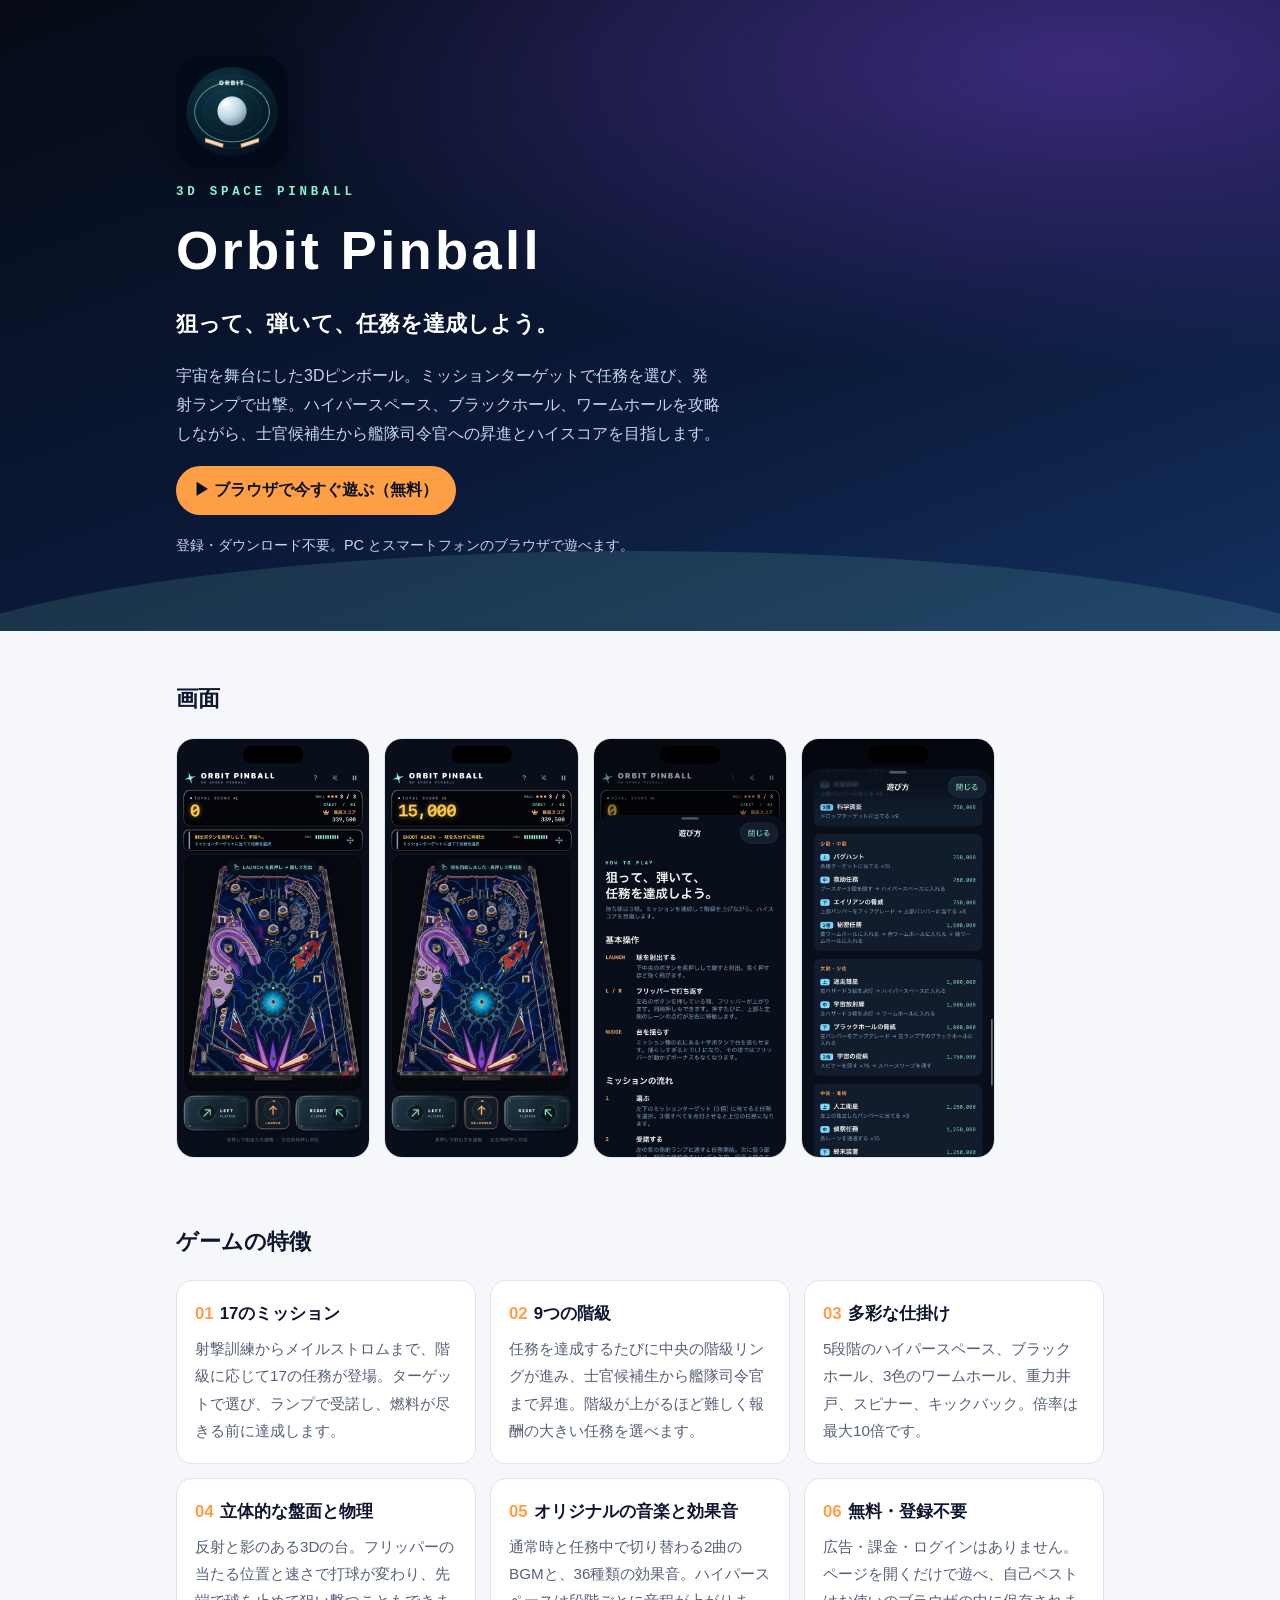
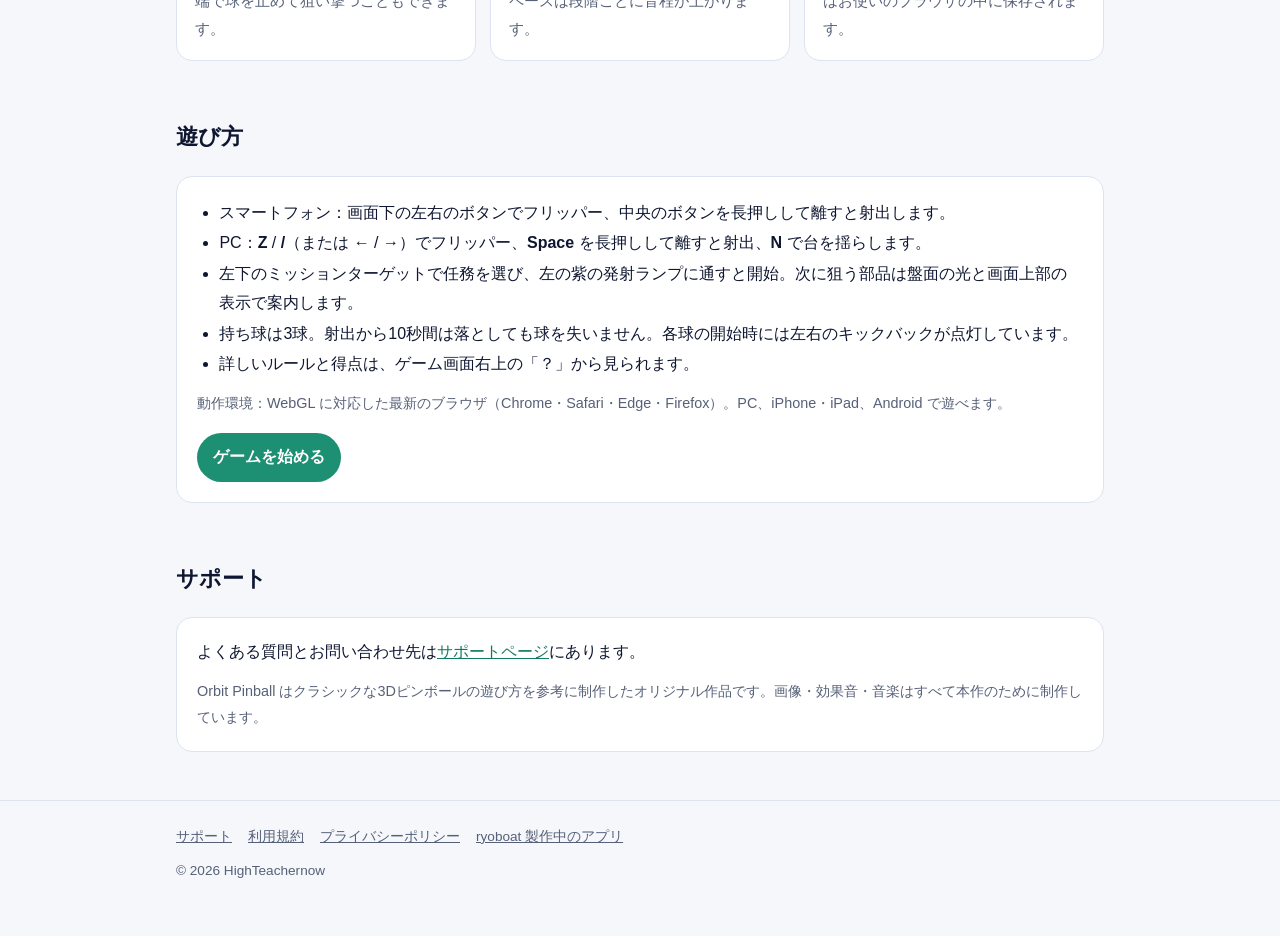
<file: orbitpinball/index.html>
<!doctype html>
<html lang="ja">
<head>
  <meta charset="utf-8">
  <meta name="viewport" content="width=device-width, initial-scale=1">
  <title>Orbit Pinball｜宇宙を舞台にした3Dピンボール</title>
  <meta name="description" content="Orbit Pinball は、宇宙を舞台にした、ブラウザで無料で遊べる3Dピンボールです。17のミッションと9つの階級、ハイパースペースやワームホールを攻略してハイスコアを目指します。">
  <link rel="canonical" href="https://www.ryoboat.com/orbitpinball/">
  <meta property="og:title" content="Orbit Pinball｜宇宙を舞台にした3Dピンボール">
  <meta property="og:description" content="狙って、弾いて、任務を達成しよう。無料・登録不要でブラウザから遊べる3Dピンボール。">
  <meta property="og:type" content="website">
  <meta property="og:url" content="https://www.ryoboat.com/orbitpinball/">
  <meta property="og:image" content="https://www.ryoboat.com/orbitpinball/assets/icon-512.png">
  <link rel="icon" href="/orbitpinball/assets/favicon-64.png">
  <link rel="apple-touch-icon" href="/orbitpinball/assets/apple-touch-icon.png">
  <link rel="stylesheet" href="/orbitpinball/assets/style.css">
</head>
<body>
<header class="hero">
  <div class="inner">
    <img class="icon" src="/orbitpinball/assets/icon-512.png" alt="Orbit Pinballのアイコン">
    <p class="eyebrow">3D SPACE PINBALL</p>
    <h1>Orbit Pinball</h1>
    <p class="tagline">狙って、弾いて、任務を達成しよう。</p>
    <p class="copy">宇宙を舞台にした3Dピンボール。ミッションターゲットで任務を選び、発射ランプで出撃。ハイパースペース、ブラックホール、ワームホールを攻略しながら、士官候補生から艦隊司令官への昇進とハイスコアを目指します。</p>
    <a class="badge" href="/orbitpinball/play/">▶ ブラウザで今すぐ遊ぶ（無料）</a>
    <p class="copy" style="font-size:.9rem">登録・ダウンロード不要。PC とスマートフォンのブラウザで遊べます。</p>
  </div>
</header>

<main style="max-width:none;padding:0">
  <section class="section">
    <h2>画面</h2>
    <div class="shots">
      <img src="/orbitpinball/assets/screens/01_table.jpg" alt="立体的に描かれたピンボール台と得点表示" loading="lazy">
      <img src="/orbitpinball/assets/screens/02_play.jpg" alt="射出直後にスキルショットとSHOOT AGAINが表示されたプレイ画面" loading="lazy">
      <img src="/orbitpinball/assets/screens/03_guide.jpg" alt="遊び方の画面" loading="lazy">
      <img src="/orbitpinball/assets/screens/04_missions.jpg" alt="階級ごとのミッション一覧" loading="lazy">
    </div>
  </section>

  <section class="section">
    <h2>ゲームの特徴</h2>
    <div class="features">
      <div class="feature">
        <h3><span>01</span>17のミッション</h3>
        <p>射撃訓練からメイルストロムまで、階級に応じて17の任務が登場。ターゲットで選び、ランプで受諾し、燃料が尽きる前に達成します。</p>
      </div>
      <div class="feature">
        <h3><span>02</span>9つの階級</h3>
        <p>任務を達成するたびに中央の階級リングが進み、士官候補生から艦隊司令官まで昇進。階級が上がるほど難しく報酬の大きい任務を選べます。</p>
      </div>
      <div class="feature">
        <h3><span>03</span>多彩な仕掛け</h3>
        <p>5段階のハイパースペース、ブラックホール、3色のワームホール、重力井戸、スピナー、キックバック。倍率は最大10倍です。</p>
      </div>
      <div class="feature">
        <h3><span>04</span>立体的な盤面と物理</h3>
        <p>反射と影のある3Dの台。フリッパーの当たる位置と速さで打球が変わり、先端で球を止めて狙い撃つこともできます。</p>
      </div>
      <div class="feature">
        <h3><span>05</span>オリジナルの音楽と効果音</h3>
        <p>通常時と任務中で切り替わる2曲のBGMと、36種類の効果音。ハイパースペースは段階ごとに音程が上がります。</p>
      </div>
      <div class="feature">
        <h3><span>06</span>無料・登録不要</h3>
        <p>広告・課金・ログインはありません。ページを開くだけで遊べ、自己ベストはお使いのブラウザの中に保存されます。</p>
      </div>
    </div>
  </section>

  <section class="section">
    <h2>遊び方</h2>
    <div class="card" style="margin-top:0">
      <ul>
        <li>スマートフォン：画面下の左右のボタンでフリッパー、中央のボタンを長押しして離すと射出します。</li>
        <li>PC：<b>Z</b> / <b>/</b>（または ← / →）でフリッパー、<b>Space</b> を長押しして離すと射出、<b>N</b> で台を揺らします。</li>
        <li>左下のミッションターゲットで任務を選び、左の紫の発射ランプに通すと開始。次に狙う部品は盤面の光と画面上部の表示で案内します。</li>
        <li>持ち球は3球。射出から10秒間は落としても球を失いません。各球の開始時には左右のキックバックが点灯しています。</li>
        <li>詳しいルールと得点は、ゲーム画面右上の「？」から見られます。</li>
      </ul>
      <p class="note">動作環境：WebGL に対応した最新のブラウザ（Chrome・Safari・Edge・Firefox）。PC、iPhone・iPad、Android で遊べます。</p>
      <p><a class="mail" href="/orbitpinball/play/">ゲームを始める</a></p>
    </div>
  </section>

  <section class="section" style="padding-bottom:48px">
    <h2>サポート</h2>
    <div class="card" style="margin-top:0">
      <p>よくある質問とお問い合わせ先は<a href="/orbitpinball/support/">サポートページ</a>にあります。</p>
      <p class="note">Orbit Pinball はクラシックな3Dピンボールの遊び方を参考に制作したオリジナル作品です。画像・効果音・音楽はすべて本作のために制作しています。</p>
    </div>
  </section>
</main>

<footer class="site">
  <div class="inner">
    <nav>
      <a href="/orbitpinball/support/">サポート</a>
      <a href="/orbitpinball/terms/">利用規約</a>
      <a href="/orbitpinball/privacy/">プライバシーポリシー</a>
      <a href="/dev.html">ryoboat 製作中のアプリ</a>
    </nav>
    <p>© 2026 HighTeachernow</p>
  </div>
</footer>
</body>
</html>
</file>
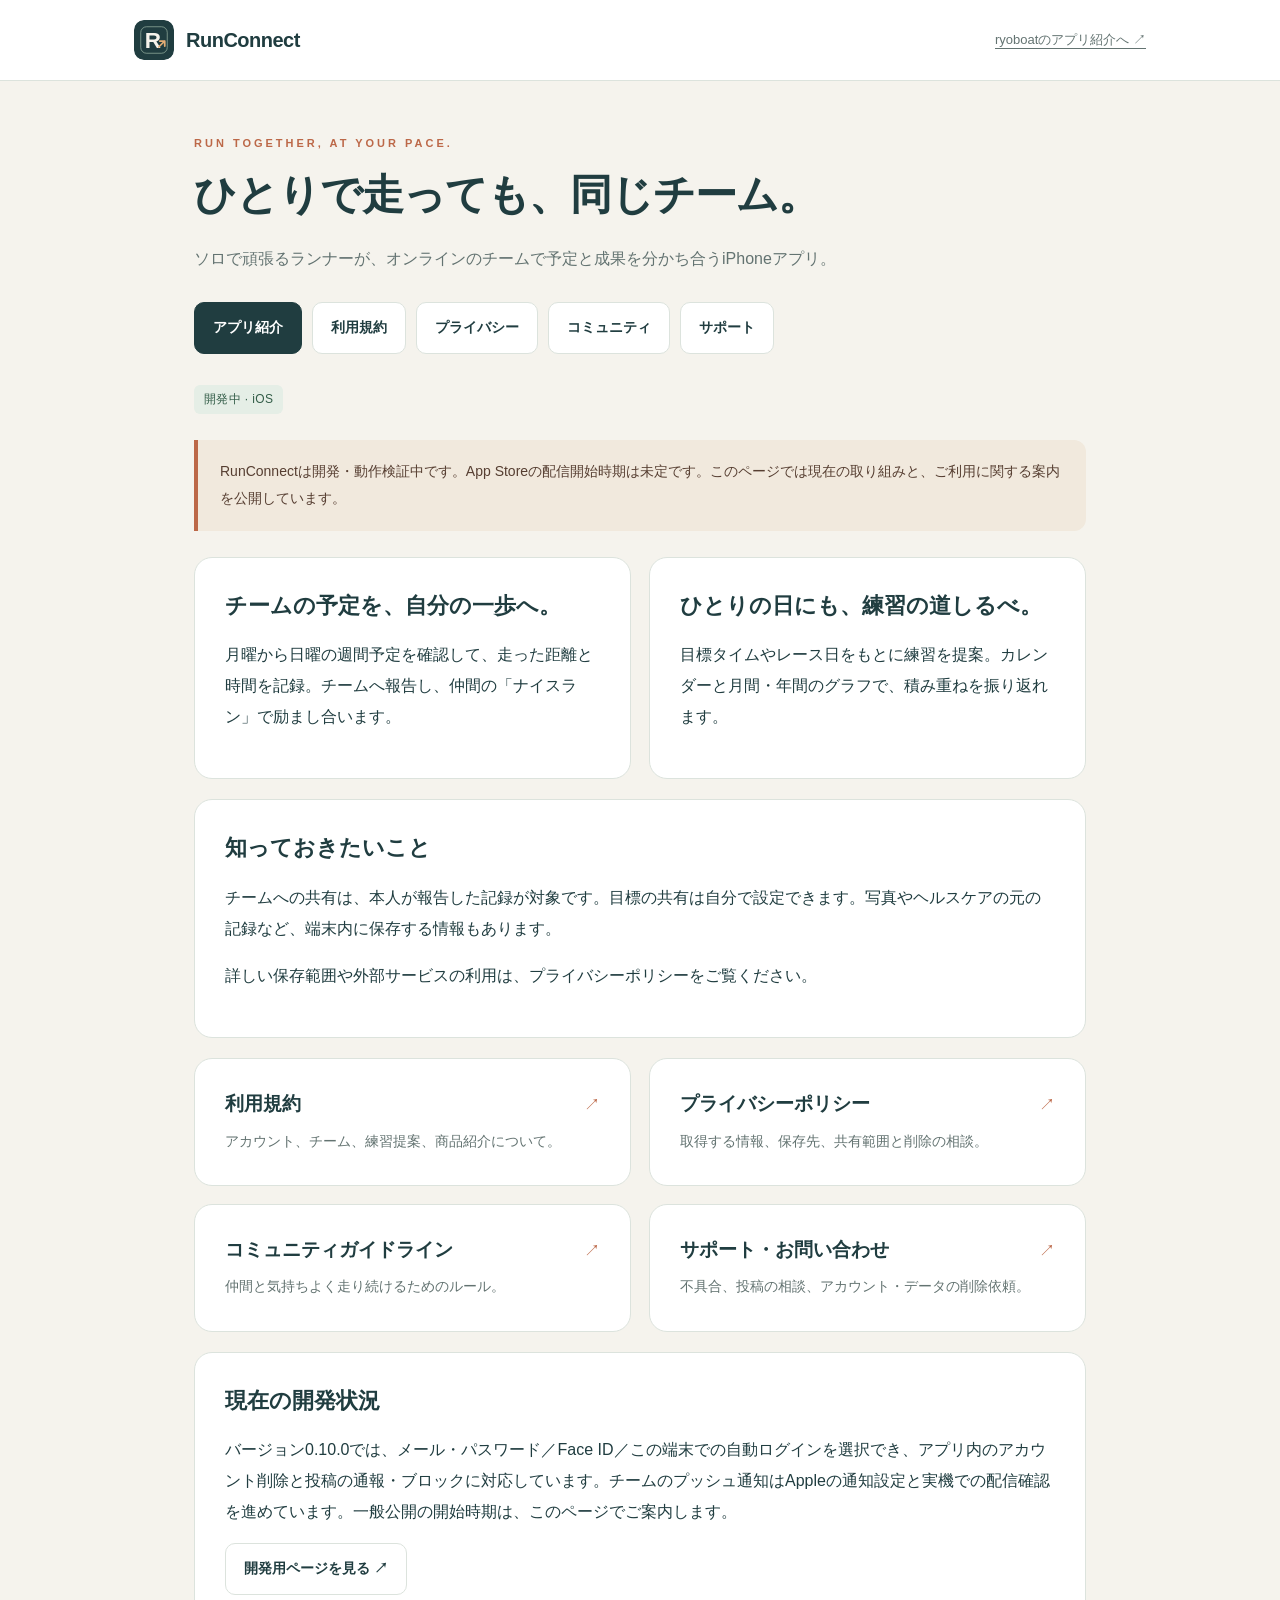
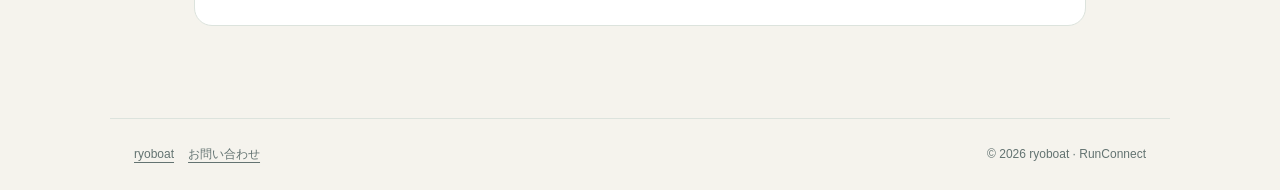
<file: runconnect/index.html>
<!doctype html><html lang="ja"><head><meta charset="utf-8"><meta name="viewport" content="width=device-width,initial-scale=1"><title>ひとりで走っても、同じチーム。｜RunConnect｜ryoboat</title><meta name="description" content="ソロで頑張るランナーが、オンラインのチームで予定と成果を分かち合うiPhoneアプリ。"><link rel="canonical" href="https://www.ryoboat.com/runconnect/"><link rel="icon" href="../icons/runconnect.svg" type="image/svg+xml"><link rel="stylesheet" href="legal.css"></head><body><header><div class="bar"><a class="brand" href="./"><img src="../icons/runconnect.svg" alt="" width="40" height="40">RunConnect</a><a class="studio" href="../#apps">ryoboatのアプリ紹介へ ↗</a></div></header><main><div class="eyebrow">RUN TOGETHER, AT YOUR PACE.</div><h1>ひとりで走っても、同じチーム。</h1><p class="lead">ソロで頑張るランナーが、オンラインのチームで予定と成果を分かち合うiPhoneアプリ。</p><nav class="nav" aria-label="RunConnectの案内"><a href="index.html" aria-current="page">アプリ紹介</a><a href="terms.html">利用規約</a><a href="privacy.html">プライバシー</a><a href="community.html">コミュニティ</a><a href="support.html">サポート</a></nav><span class="label">開発中 · iOS</span><div class="notice">RunConnectは開発・動作検証中です。App Storeの配信開始時期は未定です。このページでは現在の取り組みと、ご利用に関する案内を公開しています。</div><div class="grid"><section class="section"><h2>チームの予定を、自分の一歩へ。</h2><p>月曜から日曜の週間予定を確認して、走った距離と時間を記録。チームへ報告し、仲間の「ナイスラン」で励まし合います。</p></section><section class="section"><h2>ひとりの日にも、練習の道しるべ。</h2><p>目標タイムやレース日をもとに練習を提案。カレンダーと月間・年間のグラフで、積み重ねを振り返れます。</p></section></div><section class="section"><h2>知っておきたいこと</h2><p>チームへの共有は、本人が報告した記録が対象です。目標の共有は自分で設定できます。写真やヘルスケアの元の記録など、端末内に保存する情報もあります。</p><p>詳しい保存範囲や外部サービスの利用は、プライバシーポリシーをご覧ください。</p></section><div class="grid cards"><a class="section" href="terms.html"><span class="arrow">↗</span><h2>利用規約</h2><p>アカウント、チーム、練習提案、商品紹介について。</p></a><a class="section" href="privacy.html"><span class="arrow">↗</span><h2>プライバシーポリシー</h2><p>取得する情報、保存先、共有範囲と削除の相談。</p></a><a class="section" href="community.html"><span class="arrow">↗</span><h2>コミュニティガイドライン</h2><p>仲間と気持ちよく走り続けるためのルール。</p></a><a class="section" href="support.html"><span class="arrow">↗</span><h2>サポート・お問い合わせ</h2><p>不具合、投稿の相談、アカウント・データの削除依頼。</p></a></div><section class="section"><h2>現在の開発状況</h2><p>バージョン0.10.0では、メール・パスワード／Face ID／この端末での自動ログインを選択でき、アプリ内のアカウント削除と投稿の通報・ブロックに対応しています。チームのプッシュ通知はAppleの通知設定と実機での配信確認を進めています。一般公開の開始時期は、このページでご案内します。</p><a class="button" href="../dev.html#runconnect">開発用ページを見る ↗</a></section></main><footer><div><a href="../">ryoboat</a><a href="support.html">お問い合わせ</a></div><div>© 2026 ryoboat · RunConnect</div></footer></body></html>
</file>
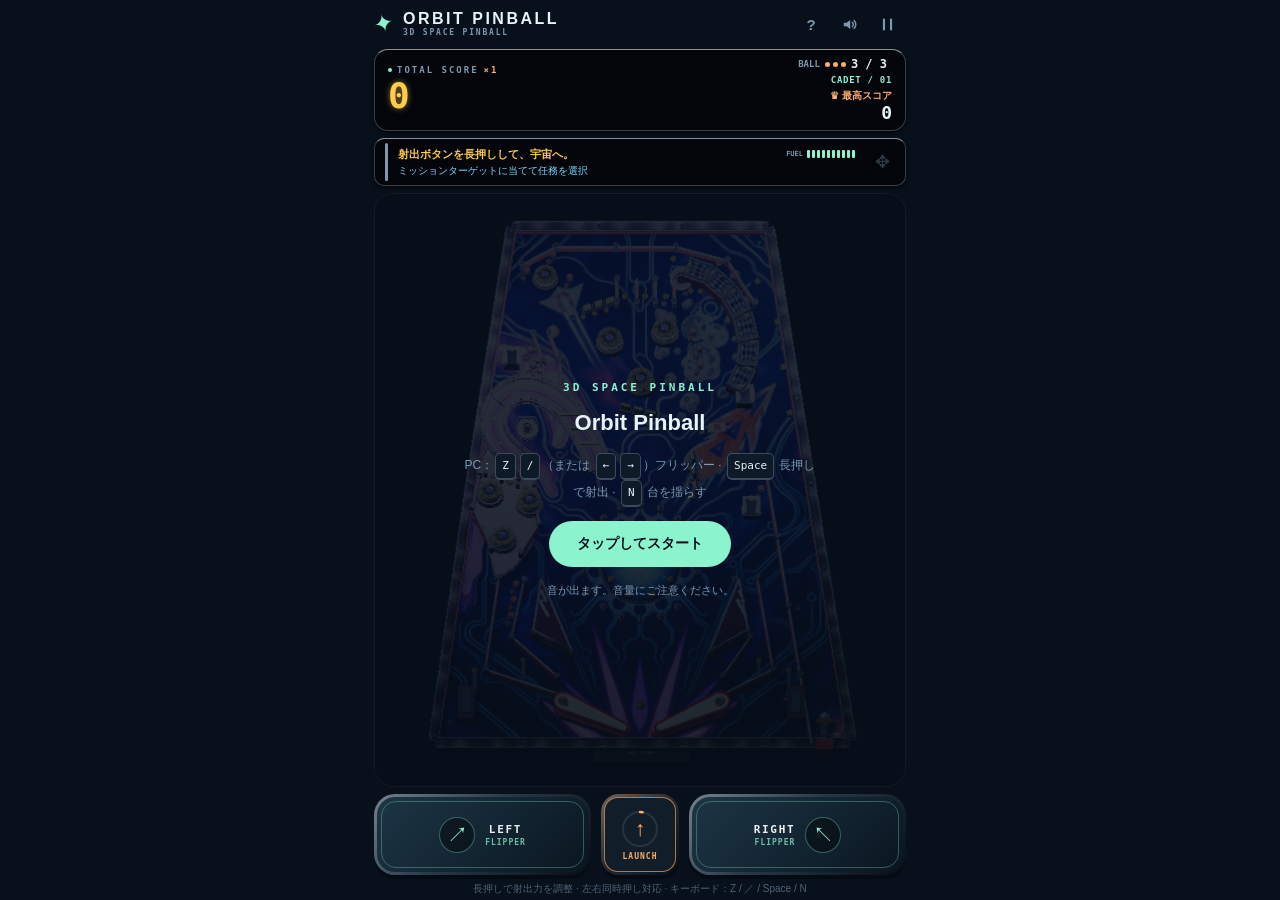
<file: orbitpinball/play/index.html>
<!doctype html>
<html lang="ja">
<head>
  <meta charset="utf-8">
  <meta name="viewport" content="width=device-width, initial-scale=1, viewport-fit=cover, user-scalable=no">
  <meta name="theme-color" content="#08101b">
  <title>Orbit Pinball｜ブラウザで遊べる3Dピンボール</title>
  <meta name="description" content="宇宙を舞台にした3Dピンボール。17のミッションと9つの階級を攻略してハイスコアを目指します。無料・登録不要でブラウザから遊べます。">
  <meta property="og:title" content="Orbit Pinball｜ブラウザで遊べる3Dピンボール">
  <meta property="og:description" content="狙って、弾いて、任務を達成しよう。無料・登録不要で遊べる3Dピンボール。">
  <meta property="og:type" content="website">
  <meta property="og:url" content="https://www.ryoboat.com/orbitpinball/play/">
  <meta property="og:image" content="https://www.ryoboat.com/orbitpinball/assets/icon-512.png">
  <link rel="canonical" href="https://www.ryoboat.com/orbitpinball/play/">
  <link rel="icon" href="../assets/favicon-64.png">
  <link rel="apple-touch-icon" href="../assets/apple-touch-icon.png">
  <link rel="stylesheet" href="css/style.css">
</head>
<body>
<div id="app">
  <header class="top">
    <a class="logo" href="../" target="_top" title="Orbit Pinball の紹介ページへ">
      <span class="spark" aria-hidden="true">✦</span>
      <span><b>ORBIT PINBALL</b><small>3D SPACE PINBALL</small></span>
    </a>
    <nav class="icons">
      <button id="btn-guide" type="button" aria-label="遊び方">?</button>
      <button id="btn-sound" type="button" aria-label="効果音のオン・オフ"></button>
      <button id="btn-pause" type="button" aria-label="一時停止"></button>
    </nav>
  </header>

  <section class="lcd score-panel" aria-live="off">
    <div class="score-left">
      <div class="label"><i></i>TOTAL SCORE <em id="multiplier">×1</em></div>
      <div id="score" class="score">0</div>
    </div>
    <div class="score-right">
      <div class="balls"><span>BALL</span><span id="ball-dots" class="dots"></span><b id="ball-count">3 / 3</b><em id="extra-balls"></em></div>
      <div id="rank" class="rank">CADET / 01</div>
      <div class="best"><span>♛ 最高スコア</span><b id="best">0</b></div>
    </div>
  </section>

  <section class="lcd mission-panel">
    <span id="mission-bar" class="bar"></span>
    <div class="mission-text">
      <div class="info-row"><span id="info" class="info">射出ボタンを長押しして、宇宙へ。</span>
        <span class="fuel"><small>FUEL</small><span id="fuel"></span></span></div>
      <div id="mission" class="mission">ミッションターゲットに当てて任務を選択</div>
    </div>
    <button id="btn-nudge" type="button" class="nudge" aria-label="台を揺らす">✥</button>
  </section>

  <section class="stage">
    <canvas id="table" aria-label="ピンボール盤面"></canvas>
    <div id="hint" class="hint">LAUNCH を長押し → 離して射出</div>
    <div id="loading" class="overlay center"><div class="spinner"></div><p>読み込み中…</p></div>
    <div id="bonus" class="overlay bottom hidden"><div class="card">
      <small>BALL BONUS</small><b id="bonus-count">+0</b><div class="meter"><i id="bonus-meter"></i></div><p id="bonus-note"></p>
    </div></div>
    <div id="gameover" class="overlay bottom hidden"><div class="card go">
      <strong>GAME OVER</strong><b id="final-score">0</b><p id="final-missions"></p><p class="mint">フリッパーを押すとリスタート</p>
    </div></div>
    <div id="paused" class="overlay center dim hidden">
      <small class="mint caps">FLIGHT PAUSED</small>
      <h2>ひと息、宇宙の途中で。</h2>
      <button id="btn-resume" type="button" class="primary">ゲームを再開</button>
      <div class="row"><button id="btn-settings" type="button" class="link">設定</button><button id="btn-new" type="button" class="link">新しいゲーム</button></div>
    </div>
    <div id="start" class="overlay center dim hidden">
      <small class="mint caps">3D SPACE PINBALL</small>
      <h2>Orbit Pinball</h2>
      <p class="keys">PC：<kbd>Z</kbd><kbd>/</kbd>（または <kbd>←</kbd><kbd>→</kbd>）フリッパー · <kbd>Space</kbd> 長押しで射出 · <kbd>N</kbd> 台を揺らす</p>
      <button id="btn-start" type="button" class="primary">タップしてスタート</button>
      <p class="note">音が出ます。音量にご注意ください。</p>
    </div>
  </section>

  <section class="controls">
    <button id="pad-left" type="button" class="pad flipper left" aria-label="左フリッパー">
      <span class="emblem">↗</span><span class="txt"><b>LEFT</b><small>FLIPPER</small></span>
    </button>
    <button id="pad-launch" type="button" class="pad launch" aria-label="球を射出。長押しで強さを調整">
      <span class="dial"><svg viewBox="0 0 40 40"><circle cx="20" cy="20" r="17" class="track"/><circle id="charge-ring" cx="20" cy="20" r="17" class="charge"/></svg><span>↑</span></span>
      <small id="launch-label">LAUNCH</small>
    </button>
    <button id="pad-right" type="button" class="pad flipper right" aria-label="右フリッパー">
      <span class="txt"><b>RIGHT</b><small>FLIPPER</small></span><span class="emblem">↖</span>
    </button>
  </section>
  <p class="footnote">長押しで射出力を調整 · 左右同時押し対応<span class="pc"> · キーボード：Z / ／ / Space / N</span></p>
</div>

<dialog id="guide" class="sheet">
  <header><h2>遊び方</h2><button type="button" class="close" data-close>閉じる</button></header>
  <div id="guide-body" class="sheet-body"></div>
</dialog>

<dialog id="settings" class="sheet small">
  <header><h2>設定</h2><button type="button" class="close" data-close>閉じる</button></header>
  <div class="sheet-body">
    <h3>プレイ設定</h3>
    <label class="toggle"><span>効果音</span><input type="checkbox" id="set-sound"></label>
    <label class="toggle"><span>BGM</span><input type="checkbox" id="set-music"></label>
    <label class="toggle"><span>振動（対応端末のみ）</span><input type="checkbox" id="set-haptics"></label>
    <h3>ルール</h3>
    <label class="toggle"><span>落球でミッションをリセット</span><input type="checkbox" id="set-drain"></label>
    <p class="note">オン（既定）では、球を落とすと選択中・実行中のミッションが終了します。オフにすると次の球へ引き継ぎます。得点と階級はどちらでも引き継ぎます。</p>
    <h3>このゲームについて</h3>
    <p class="note">最高スコアと設定はこのブラウザの中だけに保存します。ランキング・ログイン・広告はありません。</p>
    <p class="links"><a href="../support/" target="_top">サポート</a><a href="../terms/" target="_top">利用規約</a><a href="../privacy/" target="_top">プライバシーポリシー</a></p>
  </div>
</dialog>

<dialog id="confirm" class="sheet tiny">
  <div class="sheet-body center">
    <p>現在のゲームを終了して、新しく始めますか？</p>
    <div class="row"><button type="button" class="link" data-close>キャンセル</button><button id="btn-confirm-new" type="button" class="primary danger">新しいゲーム</button></div>
  </div>
</dialog>

<noscript><p class="noscript">このゲームを遊ぶには JavaScript を有効にしてください。</p></noscript>
<script type="module" src="js/main.js?v=20261029"></script>
</body>
</html>
</file>
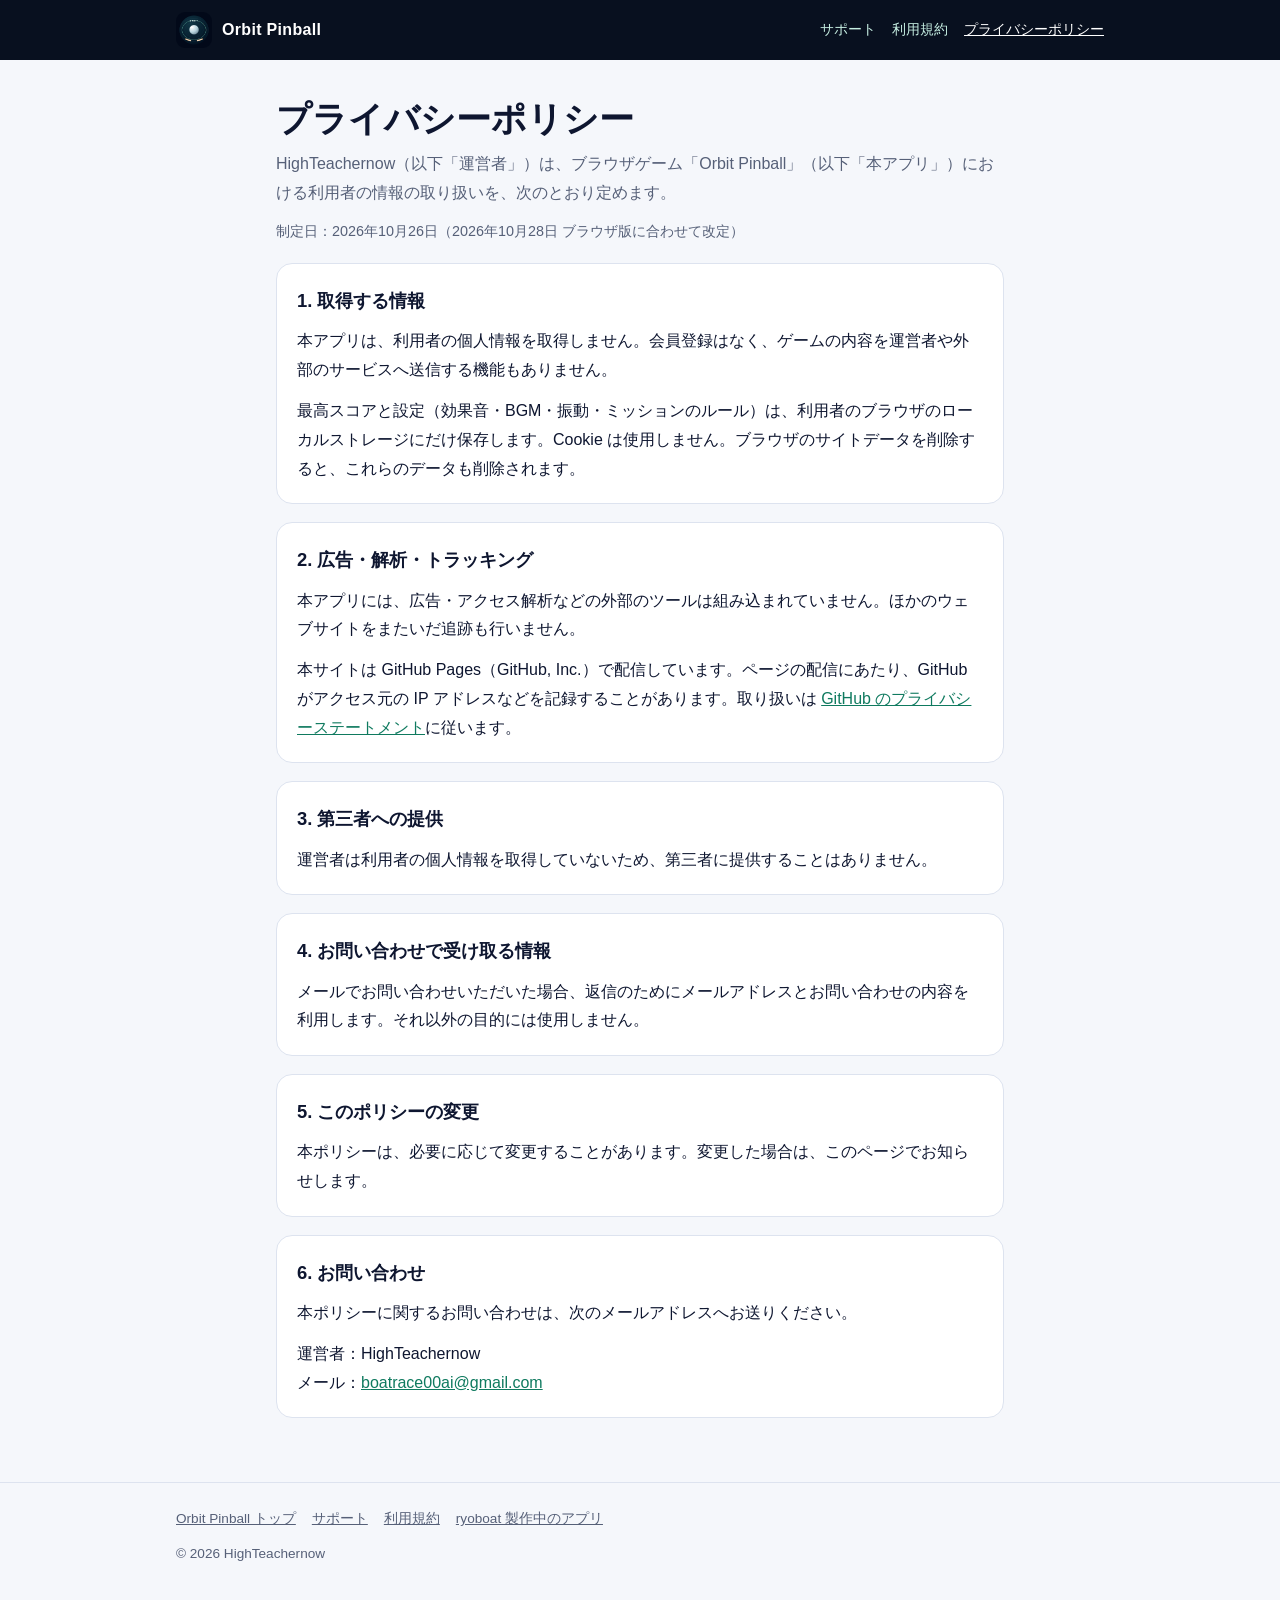
<file: orbitpinball/privacy/index.html>
<!doctype html>
<html lang="ja">
<head>
  <meta charset="utf-8">
  <meta name="viewport" content="width=device-width, initial-scale=1">
  <title>プライバシーポリシー｜Orbit Pinball</title>
  <meta name="description" content="ブラウザゲーム「Orbit Pinball」のプライバシーポリシー。">
  <link rel="canonical" href="https://www.ryoboat.com/orbitpinball/privacy/">
  <link rel="icon" href="/orbitpinball/assets/favicon-64.png">
  <link rel="apple-touch-icon" href="/orbitpinball/assets/apple-touch-icon.png">
  <link rel="stylesheet" href="/orbitpinball/assets/style.css">
</head>
<body>
<header class="topbar">
  <div class="inner">
    <a class="brand" href="/orbitpinball/"><img src="/orbitpinball/assets/icon-512.png" alt="">Orbit Pinball</a>
    <nav aria-label="ページ">
      <a href="/orbitpinball/support/">サポート</a>
      <a href="/orbitpinball/terms/">利用規約</a>
      <a href="/orbitpinball/privacy/" aria-current="page">プライバシーポリシー</a>
    </nav>
  </div>
</header>

<main>
  <h1>プライバシーポリシー</h1>
  <p class="lead">HighTeachernow（以下「運営者」）は、ブラウザゲーム「Orbit Pinball」（以下「本アプリ」）における利用者の情報の取り扱いを、次のとおり定めます。</p>
  <p class="date">制定日：2026年10月26日（2026年10月28日 ブラウザ版に合わせて改定）</p>

  <section class="card">
    <h2>1. 取得する情報</h2>
    <p>本アプリは、利用者の個人情報を取得しません。会員登録はなく、ゲームの内容を運営者や外部のサービスへ送信する機能もありません。</p>
    <p>最高スコアと設定（効果音・BGM・振動・ミッションのルール）は、利用者のブラウザのローカルストレージにだけ保存します。Cookie は使用しません。ブラウザのサイトデータを削除すると、これらのデータも削除されます。</p>
  </section>

  <section class="card">
    <h2>2. 広告・解析・トラッキング</h2>
    <p>本アプリには、広告・アクセス解析などの外部のツールは組み込まれていません。ほかのウェブサイトをまたいだ追跡も行いません。</p>
    <p>本サイトは GitHub Pages（GitHub, Inc.）で配信しています。ページの配信にあたり、GitHub がアクセス元の IP アドレスなどを記録することがあります。取り扱いは <a href="https://docs.github.com/ja/site-policy/privacy-policies/github-general-privacy-statement">GitHub のプライバシーステートメント</a>に従います。</p>
  </section>

  <section class="card">
    <h2>3. 第三者への提供</h2>
    <p>運営者は利用者の個人情報を取得していないため、第三者に提供することはありません。</p>
  </section>

  <section class="card">
    <h2>4. お問い合わせで受け取る情報</h2>
    <p>メールでお問い合わせいただいた場合、返信のためにメールアドレスとお問い合わせの内容を利用します。それ以外の目的には使用しません。</p>
  </section>

  <section class="card">
    <h2>5. このポリシーの変更</h2>
    <p>本ポリシーは、必要に応じて変更することがあります。変更した場合は、このページでお知らせします。</p>
  </section>

  <section class="card">
    <h2>6. お問い合わせ</h2>
    <p>本ポリシーに関するお問い合わせは、次のメールアドレスへお送りください。</p>
    <p>運営者：HighTeachernow<br>メール：<a href="mailto:boatrace00ai@gmail.com">boatrace00ai@gmail.com</a></p>
  </section>
</main>

<footer class="site">
  <div class="inner">
    <nav>
      <a href="/orbitpinball/">Orbit Pinball トップ</a>
      <a href="/orbitpinball/support/">サポート</a>
      <a href="/orbitpinball/terms/">利用規約</a>
      <a href="/dev.html">ryoboat 製作中のアプリ</a>
    </nav>
    <p>© 2026 HighTeachernow</p>
  </div>
</footer>
</body>
</html>
</file>
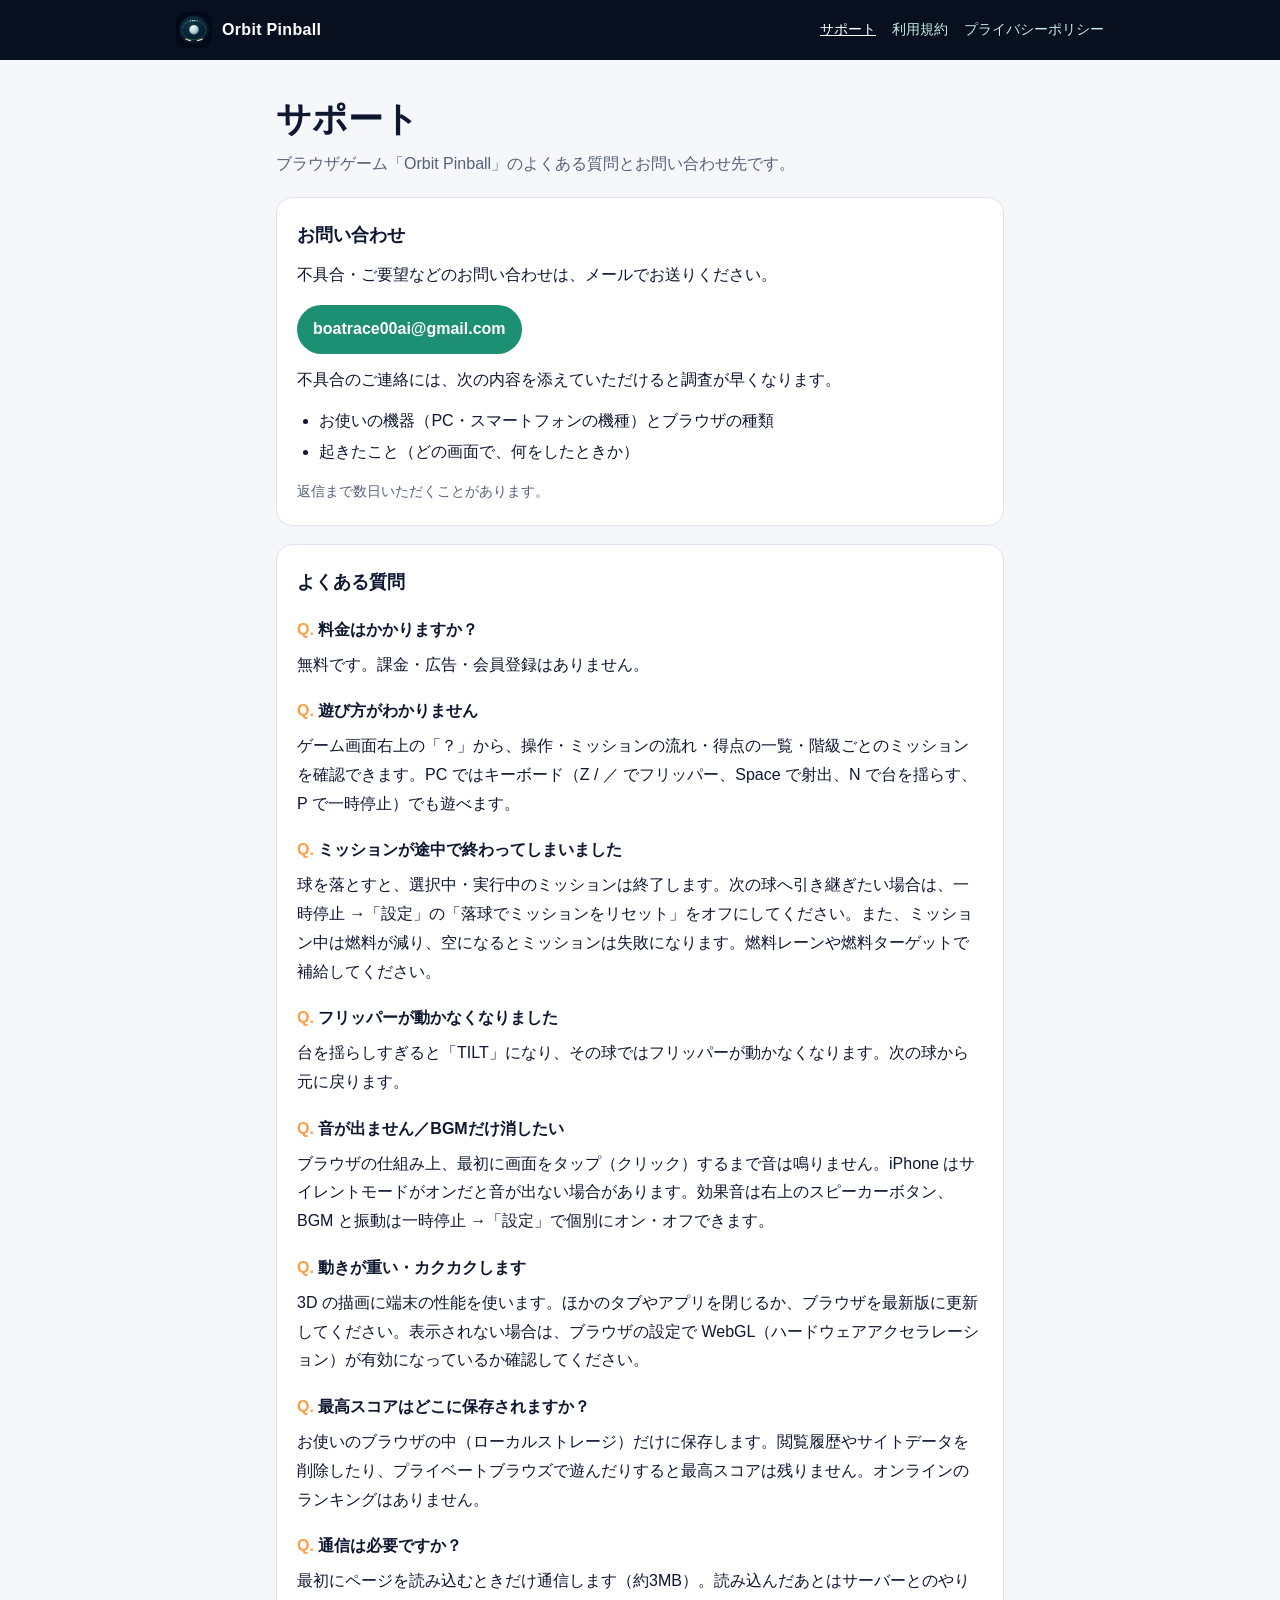
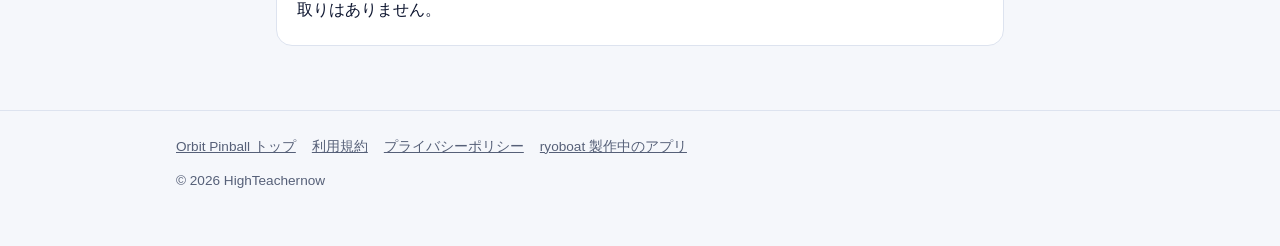
<file: orbitpinball/support/index.html>
<!doctype html>
<html lang="ja">
<head>
  <meta charset="utf-8">
  <meta name="viewport" content="width=device-width, initial-scale=1">
  <title>サポート｜Orbit Pinball</title>
  <meta name="description" content="ブラウザゲーム「Orbit Pinball」のよくある質問とお問い合わせ先。">
  <link rel="canonical" href="https://www.ryoboat.com/orbitpinball/support/">
  <link rel="icon" href="/orbitpinball/assets/favicon-64.png">
  <link rel="apple-touch-icon" href="/orbitpinball/assets/apple-touch-icon.png">
  <link rel="stylesheet" href="/orbitpinball/assets/style.css">
</head>
<body>
<header class="topbar">
  <div class="inner">
    <a class="brand" href="/orbitpinball/"><img src="/orbitpinball/assets/icon-512.png" alt="">Orbit Pinball</a>
    <nav aria-label="ページ">
      <a href="/orbitpinball/support/" aria-current="page">サポート</a>
      <a href="/orbitpinball/terms/">利用規約</a>
      <a href="/orbitpinball/privacy/">プライバシーポリシー</a>
    </nav>
  </div>
</header>

<main>
  <h1>サポート</h1>
  <p class="lead">ブラウザゲーム「Orbit Pinball」のよくある質問とお問い合わせ先です。</p>

  <section class="card">
    <h2>お問い合わせ</h2>
    <p>不具合・ご要望などのお問い合わせは、メールでお送りください。</p>
    <p><a class="mail" href="mailto:boatrace00ai@gmail.com?subject=Orbit%20Pinball%20%E3%81%8A%E5%95%8F%E3%81%84%E5%90%88%E3%82%8F%E3%81%9B">boatrace00ai@gmail.com</a></p>
    <p>不具合のご連絡には、次の内容を添えていただけると調査が早くなります。</p>
    <ul>
      <li>お使いの機器（PC・スマートフォンの機種）とブラウザの種類</li>
      <li>起きたこと（どの画面で、何をしたときか）</li>
    </ul>
    <p class="note">返信まで数日いただくことがあります。</p>
  </section>

  <section class="card faq">
    <h2>よくある質問</h2>

    <h3>料金はかかりますか？</h3>
    <p>無料です。課金・広告・会員登録はありません。</p>

    <h3>遊び方がわかりません</h3>
    <p>ゲーム画面右上の「？」から、操作・ミッションの流れ・得点の一覧・階級ごとのミッションを確認できます。PC ではキーボード（Z / ／ でフリッパー、Space で射出、N で台を揺らす、P で一時停止）でも遊べます。</p>

    <h3>ミッションが途中で終わってしまいました</h3>
    <p>球を落とすと、選択中・実行中のミッションは終了します。次の球へ引き継ぎたい場合は、一時停止 →「設定」の「落球でミッションをリセット」をオフにしてください。また、ミッション中は燃料が減り、空になるとミッションは失敗になります。燃料レーンや燃料ターゲットで補給してください。</p>

    <h3>フリッパーが動かなくなりました</h3>
    <p>台を揺らしすぎると「TILT」になり、その球ではフリッパーが動かなくなります。次の球から元に戻ります。</p>

    <h3>音が出ません／BGMだけ消したい</h3>
    <p>ブラウザの仕組み上、最初に画面をタップ（クリック）するまで音は鳴りません。iPhone はサイレントモードがオンだと音が出ない場合があります。効果音は右上のスピーカーボタン、BGM と振動は一時停止 →「設定」で個別にオン・オフできます。</p>

    <h3>動きが重い・カクカクします</h3>
    <p>3D の描画に端末の性能を使います。ほかのタブやアプリを閉じるか、ブラウザを最新版に更新してください。表示されない場合は、ブラウザの設定で WebGL（ハードウェアアクセラレーション）が有効になっているか確認してください。</p>

    <h3>最高スコアはどこに保存されますか？</h3>
    <p>お使いのブラウザの中（ローカルストレージ）だけに保存します。閲覧履歴やサイトデータを削除したり、プライベートブラウズで遊んだりすると最高スコアは残りません。オンラインのランキングはありません。</p>

    <h3>通信は必要ですか？</h3>
    <p>最初にページを読み込むときだけ通信します（約3MB）。読み込んだあとはサーバーとのやり取りはありません。</p>
  </section>
</main>

<footer class="site">
  <div class="inner">
    <nav>
      <a href="/orbitpinball/">Orbit Pinball トップ</a>
      <a href="/orbitpinball/terms/">利用規約</a>
      <a href="/orbitpinball/privacy/">プライバシーポリシー</a>
      <a href="/dev.html">ryoboat 製作中のアプリ</a>
    </nav>
    <p>© 2026 HighTeachernow</p>
  </div>
</footer>
</body>
</html>
</file>
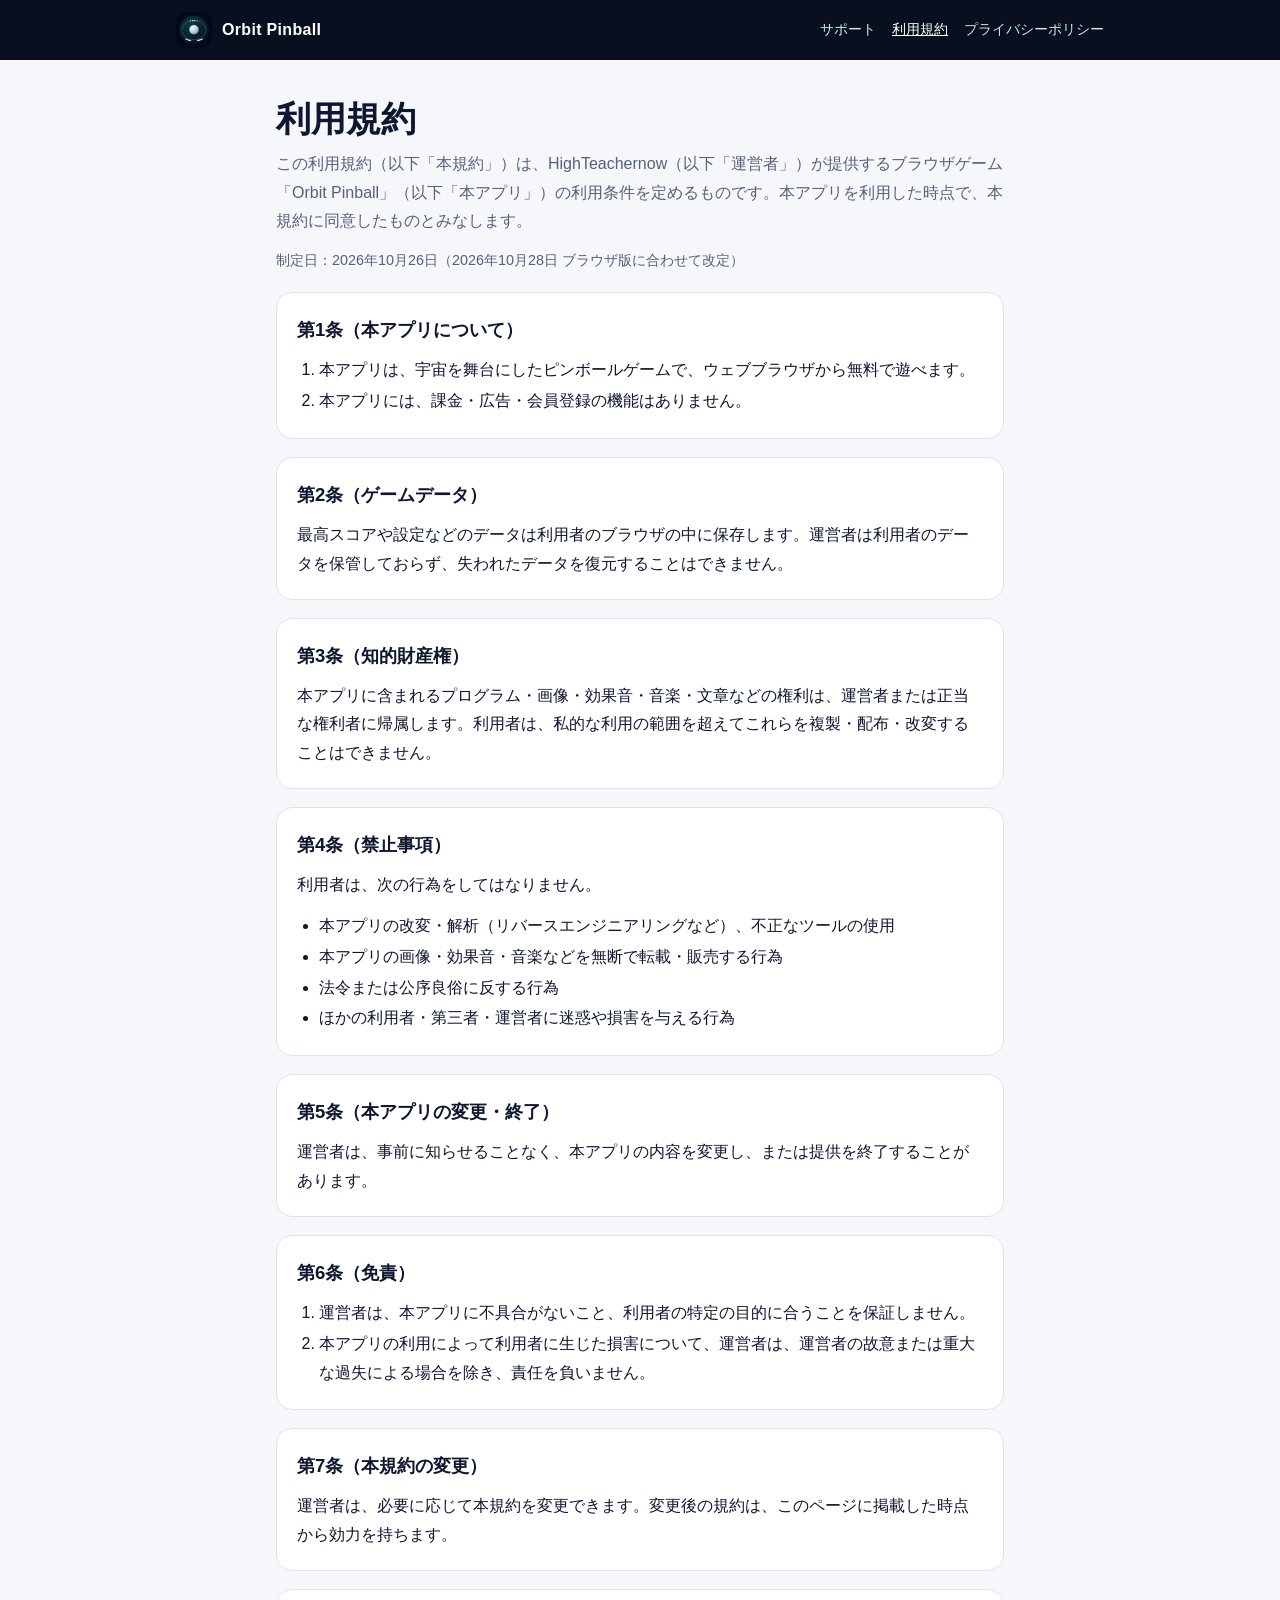
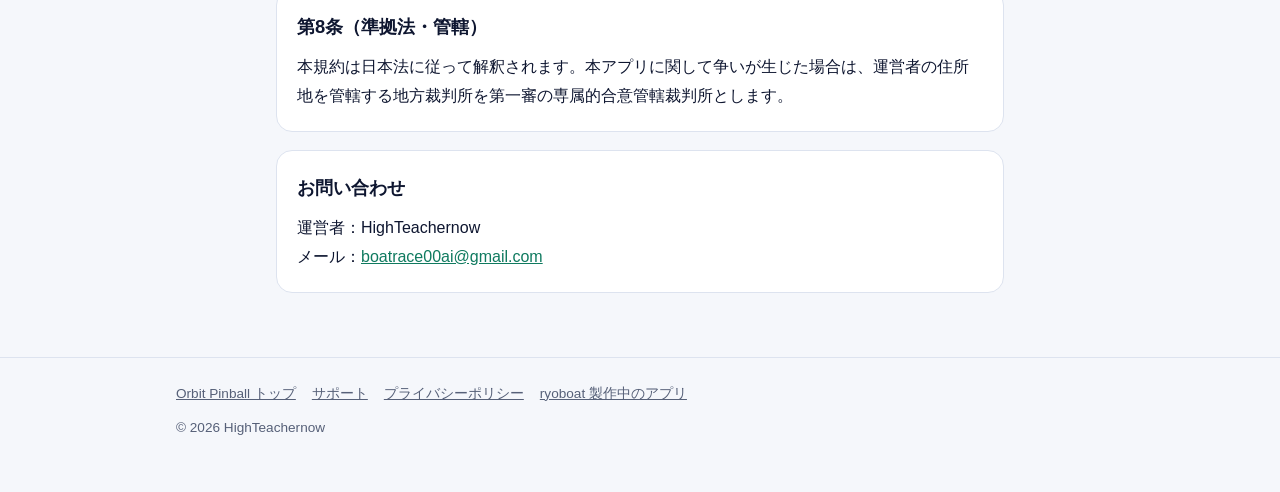
<file: orbitpinball/terms/index.html>
<!doctype html>
<html lang="ja">
<head>
  <meta charset="utf-8">
  <meta name="viewport" content="width=device-width, initial-scale=1">
  <title>利用規約｜Orbit Pinball</title>
  <meta name="description" content="ブラウザゲーム「Orbit Pinball」の利用規約。">
  <link rel="canonical" href="https://www.ryoboat.com/orbitpinball/terms/">
  <link rel="icon" href="/orbitpinball/assets/favicon-64.png">
  <link rel="apple-touch-icon" href="/orbitpinball/assets/apple-touch-icon.png">
  <link rel="stylesheet" href="/orbitpinball/assets/style.css">
</head>
<body>
<header class="topbar">
  <div class="inner">
    <a class="brand" href="/orbitpinball/"><img src="/orbitpinball/assets/icon-512.png" alt="">Orbit Pinball</a>
    <nav aria-label="ページ">
      <a href="/orbitpinball/support/">サポート</a>
      <a href="/orbitpinball/terms/" aria-current="page">利用規約</a>
      <a href="/orbitpinball/privacy/">プライバシーポリシー</a>
    </nav>
  </div>
</header>

<main>
  <h1>利用規約</h1>
  <p class="lead">この利用規約（以下「本規約」）は、HighTeachernow（以下「運営者」）が提供するブラウザゲーム「Orbit Pinball」（以下「本アプリ」）の利用条件を定めるものです。本アプリを利用した時点で、本規約に同意したものとみなします。</p>
  <p class="date">制定日：2026年10月26日（2026年10月28日 ブラウザ版に合わせて改定）</p>

  <section class="card">
    <h2>第1条（本アプリについて）</h2>
    <ol>
      <li>本アプリは、宇宙を舞台にしたピンボールゲームで、ウェブブラウザから無料で遊べます。</li>
      <li>本アプリには、課金・広告・会員登録の機能はありません。</li>
    </ol>
  </section>

  <section class="card">
    <h2>第2条（ゲームデータ）</h2>
    <p>最高スコアや設定などのデータは利用者のブラウザの中に保存します。運営者は利用者のデータを保管しておらず、失われたデータを復元することはできません。</p>
  </section>

  <section class="card">
    <h2>第3条（知的財産権）</h2>
    <p>本アプリに含まれるプログラム・画像・効果音・音楽・文章などの権利は、運営者または正当な権利者に帰属します。利用者は、私的な利用の範囲を超えてこれらを複製・配布・改変することはできません。</p>
  </section>

  <section class="card">
    <h2>第4条（禁止事項）</h2>
    <p>利用者は、次の行為をしてはなりません。</p>
    <ul>
      <li>本アプリの改変・解析（リバースエンジニアリングなど）、不正なツールの使用</li>
      <li>本アプリの画像・効果音・音楽などを無断で転載・販売する行為</li>
      <li>法令または公序良俗に反する行為</li>
      <li>ほかの利用者・第三者・運営者に迷惑や損害を与える行為</li>
    </ul>
  </section>

  <section class="card">
    <h2>第5条（本アプリの変更・終了）</h2>
    <p>運営者は、事前に知らせることなく、本アプリの内容を変更し、または提供を終了することがあります。</p>
  </section>

  <section class="card">
    <h2>第6条（免責）</h2>
    <ol>
      <li>運営者は、本アプリに不具合がないこと、利用者の特定の目的に合うことを保証しません。</li>
      <li>本アプリの利用によって利用者に生じた損害について、運営者は、運営者の故意または重大な過失による場合を除き、責任を負いません。</li>
    </ol>
  </section>

  <section class="card">
    <h2>第7条（本規約の変更）</h2>
    <p>運営者は、必要に応じて本規約を変更できます。変更後の規約は、このページに掲載した時点から効力を持ちます。</p>
  </section>

  <section class="card">
    <h2>第8条（準拠法・管轄）</h2>
    <p>本規約は日本法に従って解釈されます。本アプリに関して争いが生じた場合は、運営者の住所地を管轄する地方裁判所を第一審の専属的合意管轄裁判所とします。</p>
  </section>

  <section class="card">
    <h2>お問い合わせ</h2>
    <p>運営者：HighTeachernow<br>メール：<a href="mailto:boatrace00ai@gmail.com">boatrace00ai@gmail.com</a></p>
  </section>
</main>

<footer class="site">
  <div class="inner">
    <nav>
      <a href="/orbitpinball/">Orbit Pinball トップ</a>
      <a href="/orbitpinball/support/">サポート</a>
      <a href="/orbitpinball/privacy/">プライバシーポリシー</a>
      <a href="/dev.html">ryoboat 製作中のアプリ</a>
    </nav>
    <p>© 2026 HighTeachernow</p>
  </div>
</footer>
</body>
</html>
</file>
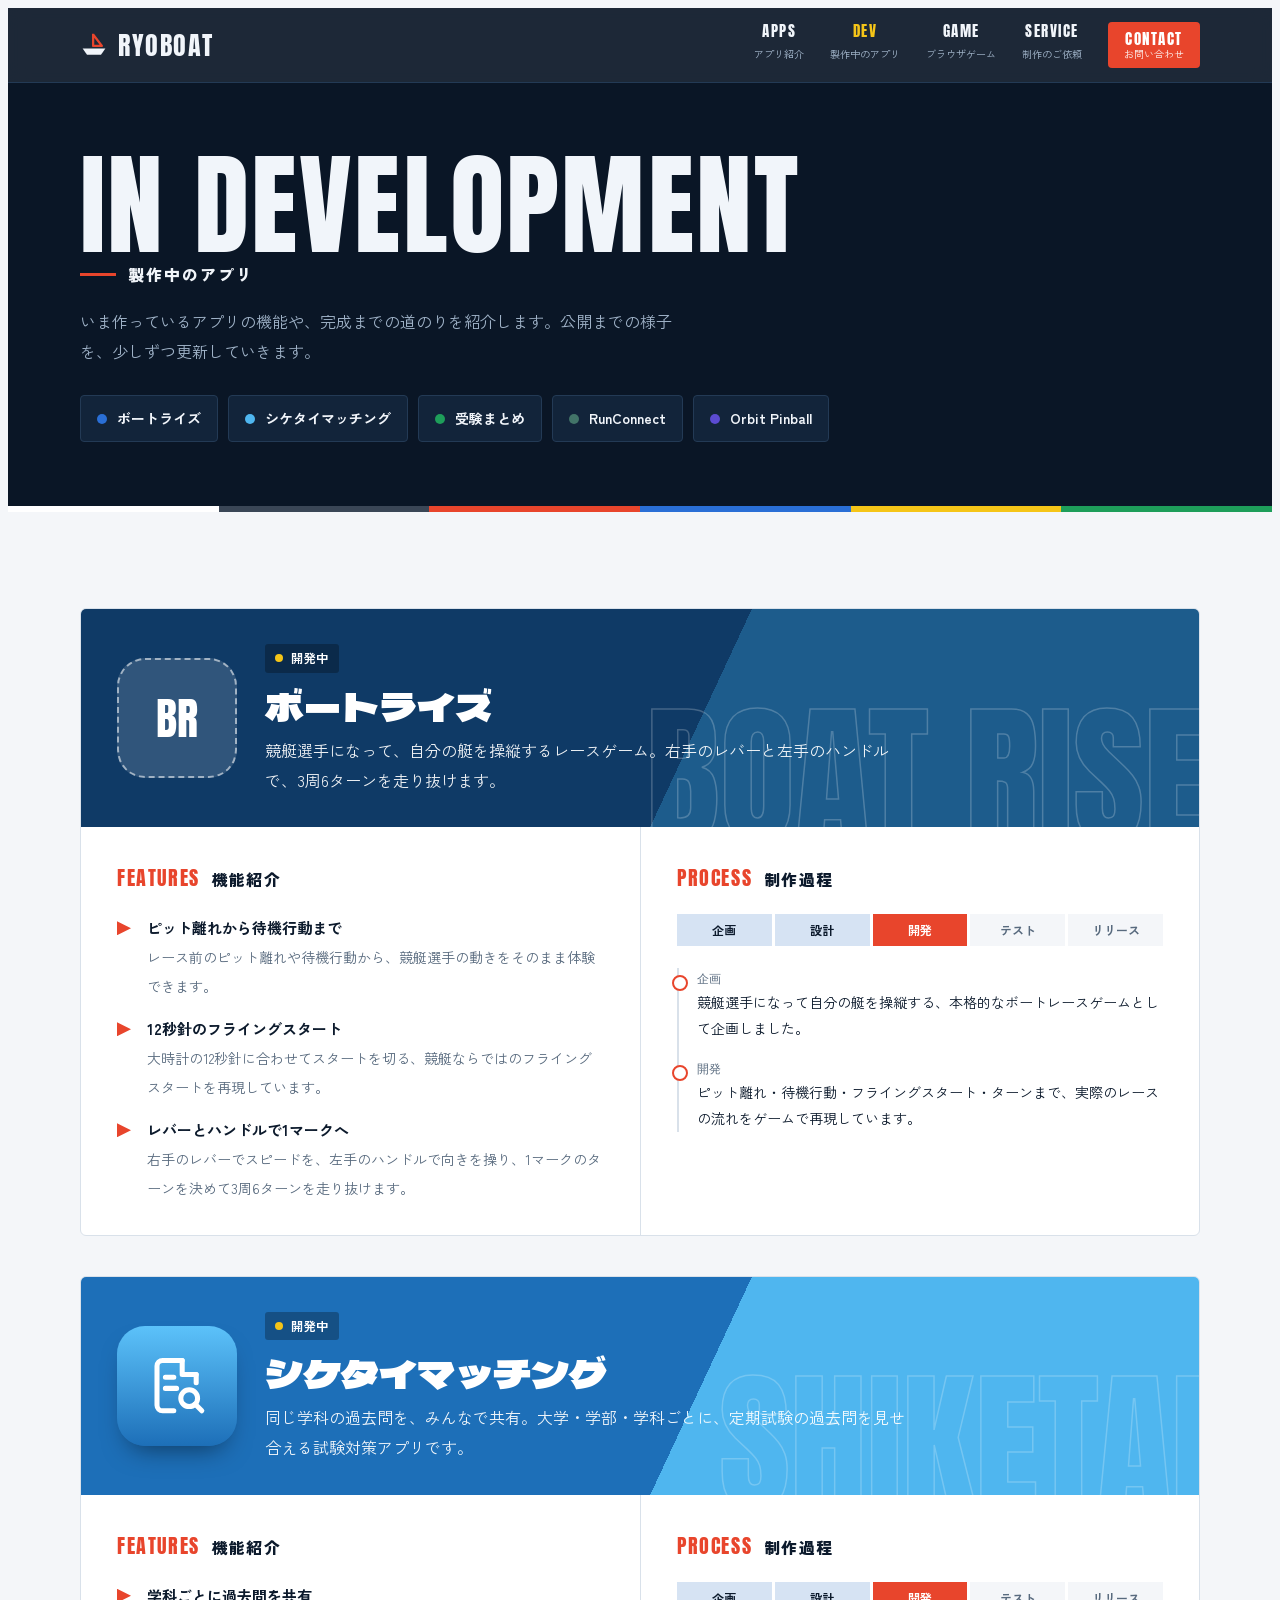
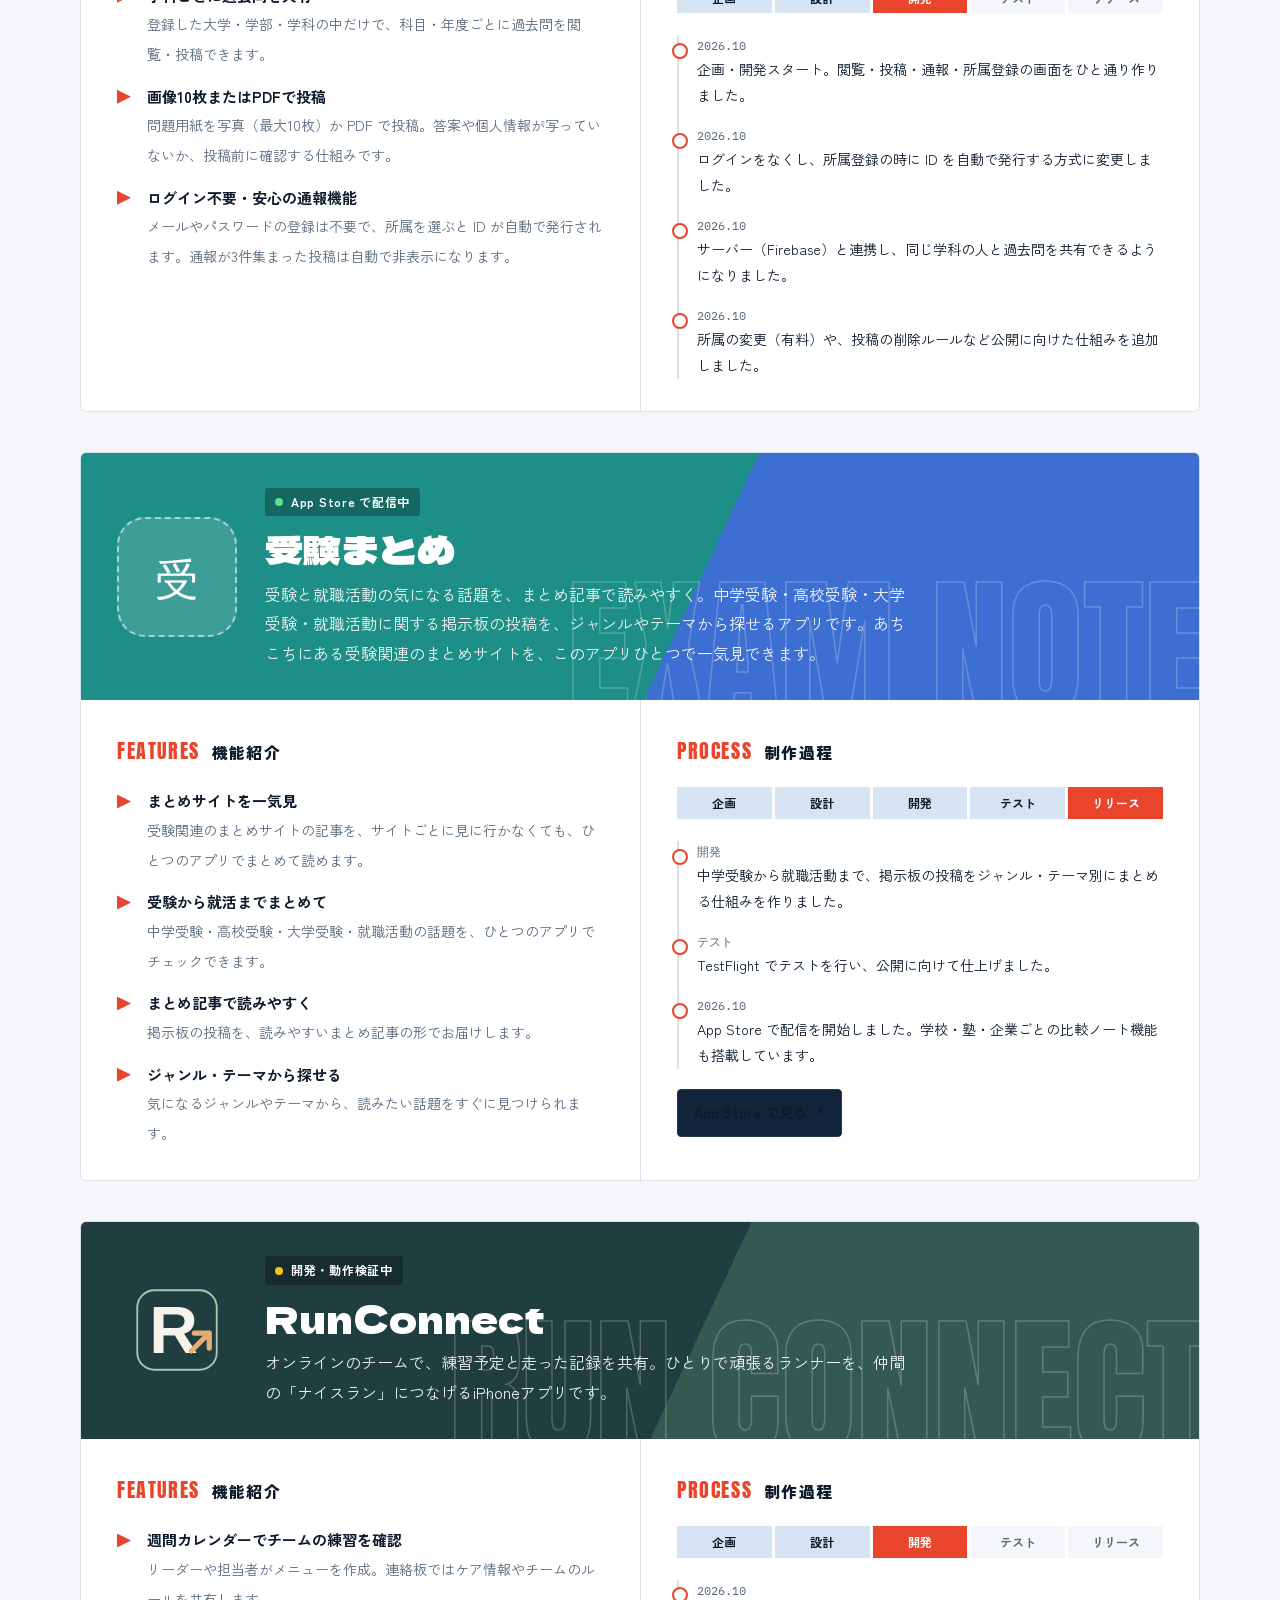
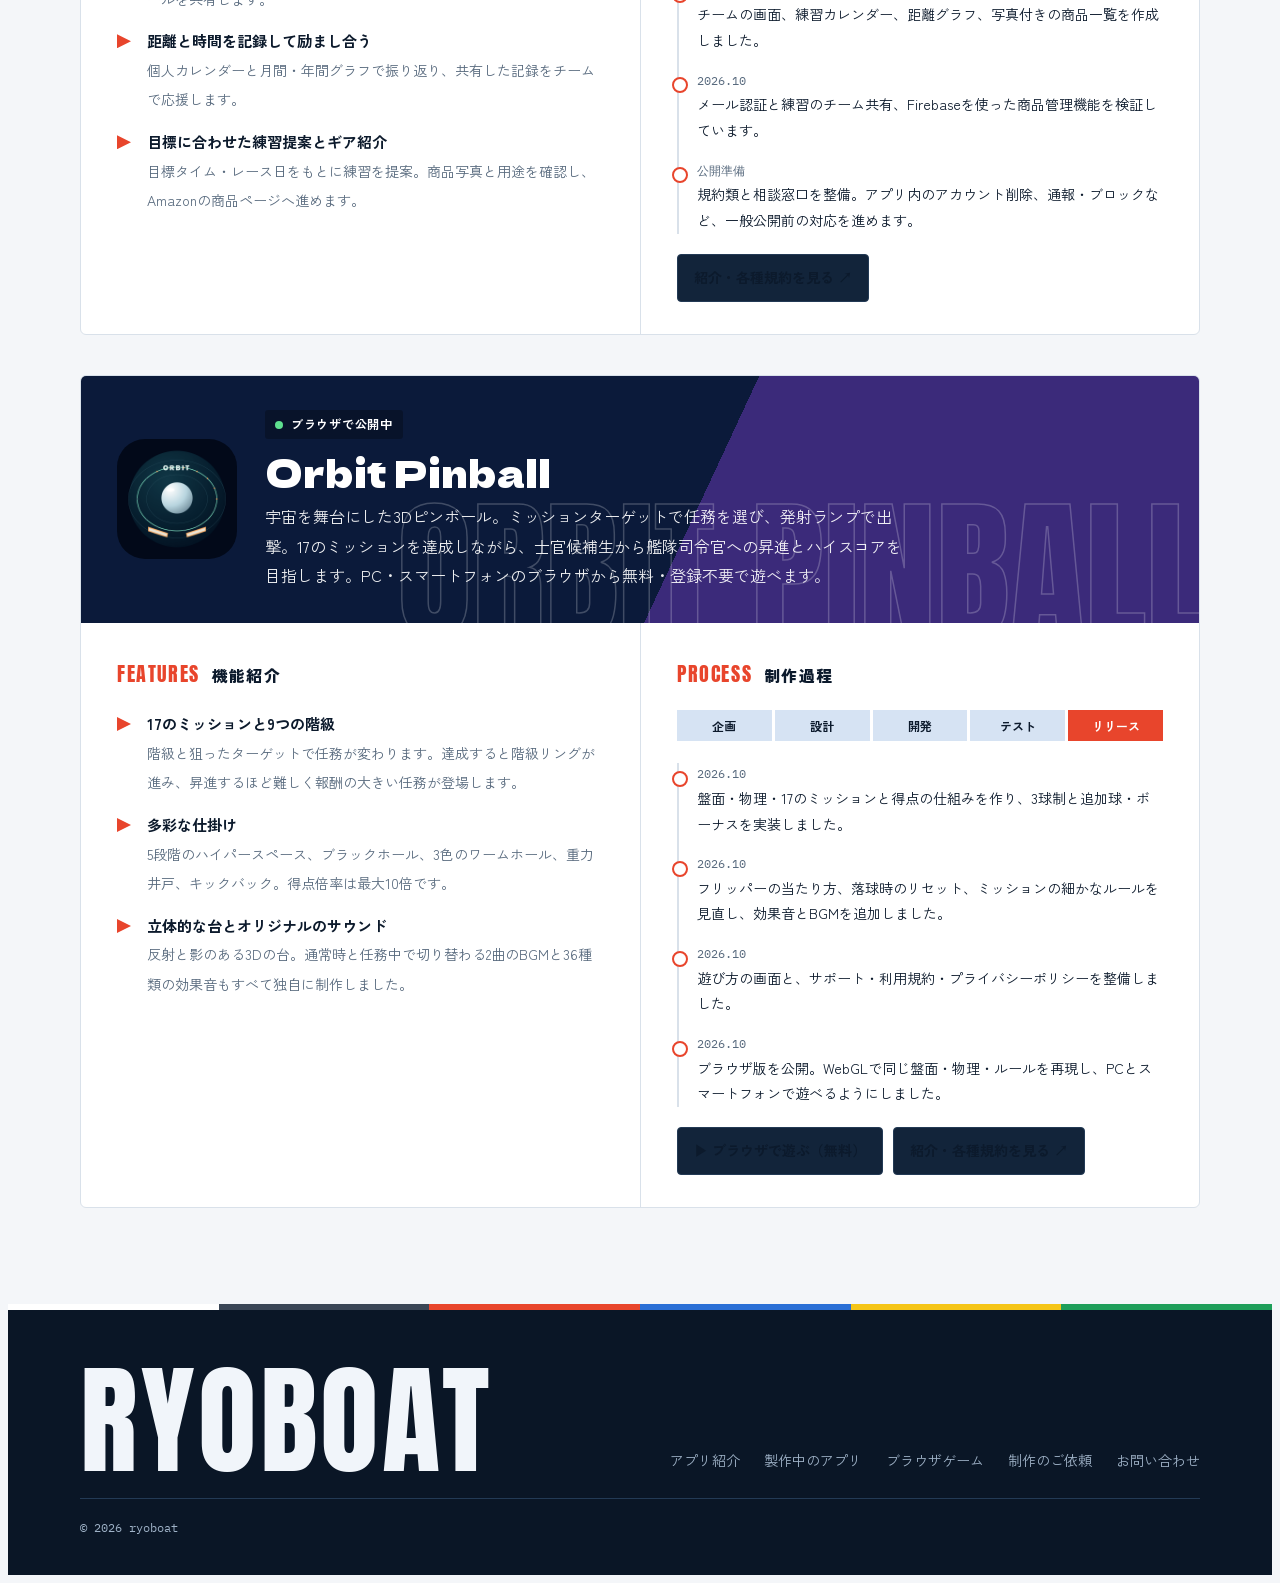
<file: dev.html>
<!doctype html>
<html lang="ja">
<head>
<meta charset="utf-8">
<meta name="viewport" content="width=device-width, initial-scale=1, viewport-fit=cover">
<title>製作中のアプリ｜ryoboat</title>
<meta name="claude:viewport-fit-sides" content="cover">
<meta name="description" content="ryoboat が製作中の iOS アプリ（ボートライズ、シケタイマッチング、RunConnect、Orbit Pinball など）の機能と制作過程を紹介します。">
<link rel="canonical" href="https://www.ryoboat.com/dev.html">
<link rel="icon" href="/favicon.ico" sizes="48x48">
<link rel="icon" href="/favicon.svg" type="image/svg+xml">
<link rel="icon" href="/favicon-96.png" type="image/png" sizes="96x96">
<link rel="apple-touch-icon" href="/apple-touch-icon.png">
<link rel="manifest" href="/site.webmanifest">
<meta name="theme-color" content="#0a1626">
<meta property="og:type" content="website">
<meta property="og:url" content="https://www.ryoboat.com/dev.html">
<meta property="og:site_name" content="ryoboat">
<meta property="og:title" content="製作中のアプリ｜ryoboat">
<meta property="og:description" content="AI競艇予想、JackPot競艇予想、LIKE M、シークレット収支、LumiStudy、受験まとめ などの iOS アプリを開発しています。アプリ開発・Webページ制作のご依頼も承ります。">
<meta property="og:image" content="https://www.ryoboat.com/ogp.png">
<meta property="og:image:width" content="1200">
<meta property="og:image:height" content="630">
<meta property="og:locale" content="ja_JP">
<meta name="twitter:card" content="summary_large_image">
<meta name="twitter:title" content="製作中のアプリ｜ryoboat">
<meta name="twitter:description" content="iOS アプリの紹介と、アプリ開発・Webページ制作のご依頼はこちら。">
<meta name="twitter:image" content="https://www.ryoboat.com/ogp.png">
<link rel="preconnect" href="https://fonts.googleapis.com">
<link rel="preconnect" href="https://fonts.gstatic.com" crossorigin>
<link rel="stylesheet" href="https://fonts.googleapis.com/css2?family=Anton&family=Dela+Gothic+One&family=Zen+Kaku+Gothic+New:wght@400;500;700;900&family=IBM+Plex+Mono:wght@500&display=swap">
<style>
/* Layout: 夜の水面のような濃紺の帯と明るい紙面を交互に重ねる。英字の大見出し＋和文サブタイトル、競艇の6枠カラーを全体のアクセントに使う */
:root {
  --paper: #f4f6f9;
  --surface: #ffffff;
  --ink: #0c1a2c;
  --muted: #586a7e;
  --line: #d9e1ea;
  --night: #0a1626;       /* 濃紺の帯（両テーマ共通） */
  --night-2: #12243a;
  --night-ink: #f1f5fa;
  --night-muted: #9fb2c7;
  --night-line: #233a55;
  --accent: #e8452c;      /* 3号艇の赤 */
  --accent-ink: #ffffff;
  --lane1: #ffffff; --lane2: #1b1b1b; --lane3: #e8452c; --lane4: #2a6fd6; --lane5: #f5c518; --lane6: #1e9e5a;
  --font-en: "Anton", "Impact", "Arial Narrow", sans-serif;
  --font-display: "Dela Gothic One", "Hiragino Sans", "Yu Gothic", sans-serif;
  --font-body: "Zen Kaku Gothic New", "Hiragino Sans", "Yu Gothic", "Meiryo", sans-serif;
  --font-mono: "IBM Plex Mono", ui-monospace, Menlo, monospace;
}
@media (prefers-color-scheme: dark) {
  :root:not([data-theme="light"]) {
    --paper: #0e1b2b; --surface: #15263b; --ink: #edf2f8; --muted: #9aaec3; --line: #253c57;
    --night: #060e19; --night-2: #0d1a2b; --night-line: #1d3048;
    --accent: #ff5a3c; --accent-ink: #1b0904;
    color-scheme: dark;
  }
}
:root[data-theme="dark"] {
  --paper: #0e1b2b; --surface: #15263b; --ink: #edf2f8; --muted: #9aaec3; --line: #253c57;
  --night: #060e19; --night-2: #0d1a2b; --night-line: #1d3048;
  --accent: #ff5a3c; --accent-ink: #1b0904;
  color-scheme: dark;
}

* { box-sizing: border-box; }
[hidden] { display: none !important; }
html { scroll-behavior: smooth; }
@media (prefers-reduced-motion: reduce) { html { scroll-behavior: auto; } *, *::before, *::after { transition: none !important; } }
body {
  background: var(--paper); color: var(--ink);
  font-family: var(--font-body); font-size: 16px; line-height: 1.85;
  -webkit-font-smoothing: antialiased; overflow-x: hidden;
}
a { color: inherit; }
:focus-visible { outline: 3px solid var(--lane5); outline-offset: 3px; border-radius: 4px; }

.wrap {
  max-width: 1160px; margin: 0 auto;
  padding-left: max(20px, env(safe-area-inset-left, 0px));
  padding-right: max(20px, env(safe-area-inset-right, 0px));
}
.night { background: var(--night); color: var(--night-ink); }

/* 6枠カラーのストライプ */
.lanes { display: flex; height: 6px; }
.lanes i { flex: 1; }
.lanes i:nth-child(1) { background: var(--lane1); } .lanes i:nth-child(2) { background: var(--lane2); }
.lanes i:nth-child(3) { background: var(--lane3); } .lanes i:nth-child(4) { background: var(--lane4); }
.lanes i:nth-child(5) { background: var(--lane5); } .lanes i:nth-child(6) { background: var(--lane6); }
.night .lanes i:nth-child(2) { background: #3a4656; }

/* Header */
.site-header {
  position: sticky; top: env(safe-area-inset-top, 0px); z-index: 20;
  background: color-mix(in srgb, var(--night) 92%, transparent); color: var(--night-ink);
  backdrop-filter: blur(10px); -webkit-backdrop-filter: blur(10px);
  border-bottom: 1px solid var(--night-line);
}
.site-header .wrap { display: flex; align-items: center; justify-content: space-between; gap: 16px; padding-block: 14px; }
.logo { font-family: var(--font-en); font-size: 26px; letter-spacing: .06em; text-decoration: none; display: flex; align-items: center; gap: 10px; line-height: 1; }
.logo svg { width: 28px; height: 28px; }
.nav { display: flex; gap: 4px 26px; flex-wrap: wrap; justify-content: flex-end; }
.nav a { text-decoration: none; display: grid; line-height: 1.2; text-align: center; }
.nav a b { font-family: var(--font-en); font-weight: 400; font-size: 15px; letter-spacing: .1em; }
.nav a span { font-size: 10px; color: var(--night-muted); }
.nav a:hover b { color: var(--lane5); }
.nav .contact-link { background: var(--accent); color: var(--accent-ink); padding: 8px 16px; border-radius: 4px; }
.nav .contact-link span { color: inherit; opacity: .85; }
.nav .contact-link:hover b { color: inherit; }
@media (max-width: 640px) { .nav .hide-sm { display: none; } .nav { gap: 4px 16px; } }

/* Hero */
.hero { position: relative; overflow: hidden; }
.hero-bg { position: absolute; inset: 0; pointer-events: none; }
.hero-bg svg { width: 100%; height: 100%; }
.hero .wrap { position: relative; display: grid; grid-template-columns: minmax(0, 1.25fr) minmax(0, .75fr); gap: 40px; align-items: center; padding-block: 80px 96px; }
@media (max-width: 880px) { .hero .wrap { grid-template-columns: 1fr; padding-block: 56px 64px; } }
.hero-copy { min-width: 0; }
.kicker { display: inline-flex; align-items: center; gap: 10px; font-family: var(--font-mono); font-size: 12px; letter-spacing: .18em; color: var(--lane5); }
.kicker::before { content: ""; width: 28px; height: 2px; background: currentColor; }
.hero-en {
  font-family: var(--font-en); font-weight: 400; line-height: .9; letter-spacing: .01em;
  font-size: clamp(64px, 13vw, 168px); margin: 18px 0 10px;
  color: transparent; -webkit-text-stroke: 2px var(--night-ink);
}
.hero-en span { color: var(--night-ink); -webkit-text-stroke: 0; }
.hero h1 { font-family: var(--font-display); font-weight: 400; font-size: clamp(26px, 3.6vw, 42px); line-height: 1.4; margin: 0 0 18px; text-wrap: balance; }
.hero h1 em { font-style: normal; color: var(--lane5); }
.hero p.lead { max-width: 32em; color: var(--night-muted); margin: 0 0 30px; }
.cta-row { display: flex; flex-wrap: wrap; gap: 12px; }
.btn {
  display: inline-flex; align-items: center; gap: 10px;
  padding: 14px 26px; border-radius: 4px; font-weight: 700; font-size: 15px;
  text-decoration: none; border: 2px solid currentColor; background: transparent; color: inherit;
  cursor: pointer; font-family: inherit; transition: transform .2s ease, background-color .2s ease;
}
.btn::after { content: "→"; font-family: var(--font-mono); }
.btn:hover { transform: translateX(2px); }
.btn.primary { background: var(--accent); border-color: var(--accent); color: var(--accent-ink); }

/* Hero visual: 6艇のアプリ「出走表」 */
.racecard { background: var(--night-2); border: 1px solid var(--night-line); border-radius: 6px; overflow: hidden; box-shadow: 0 30px 60px -30px rgba(0,0,0,.6); }
.racecard-head { display: flex; justify-content: space-between; align-items: baseline; padding: 14px 18px; border-bottom: 1px solid var(--night-line); }
.racecard-head b { font-family: var(--font-en); font-weight: 400; font-size: 20px; letter-spacing: .08em; }
.racecard-head span { font-family: var(--font-mono); font-size: 11px; color: var(--night-muted); }
.racecard ol { list-style: none; margin: 0; padding: 0; }
.racecard li a { display: grid; grid-template-columns: 40px 1fr auto; align-items: center; gap: 14px; padding: 11px 18px 11px 0; border-bottom: 1px solid var(--night-line); text-decoration: none; transition: background-color .2s ease; }
.racecard li:last-child a { border-bottom: 0; }
.racecard li a:hover { background: rgba(255,255,255,.04); }
.waku { height: 100%; min-height: 40px; display: grid; place-items: center; font-family: var(--font-en); font-size: 20px; }
.waku.w1 { background: var(--lane1); color: #111; } .waku.w2 { background: #262626; color: #fff; }
.waku.w3 { background: var(--lane3); color: #fff; } .waku.w4 { background: var(--lane4); color: #fff; }
.waku.w5 { background: var(--lane5); color: #111; } .waku.w6 { background: var(--lane6); color: #fff; }
.racecard .rname { font-weight: 700; font-size: 14.5px; line-height: 1.35; min-width: 0; }
.racecard .rname small { display: block; font-weight: 400; font-size: 11px; color: var(--night-muted); }
.racecard .go { font-family: var(--font-mono); font-size: 11px; color: var(--lane5); white-space: nowrap; }
.racecard li.next .rname { color: var(--night-muted); }

/* NEWS */
.news { border-bottom: 1px solid var(--line); background: var(--surface); }
.news .wrap { display: grid; grid-template-columns: auto minmax(0, 1fr); gap: 24px; align-items: center; padding-block: 18px; }
.news h2 { margin: 0; font-family: var(--font-en); font-weight: 400; font-size: 22px; letter-spacing: .1em; line-height: 1; }
.news ul { list-style: none; margin: 0; padding: 0; display: grid; gap: 4px; }
.news li { display: flex; flex-wrap: wrap; gap: 4px 16px; font-size: 14px; }
.news time { font-family: var(--font-mono); font-size: 12.5px; color: var(--muted); font-variant-numeric: tabular-nums; padding-top: 1px; }
.tag-tmp { font-size: 10.5px; color: var(--accent); border: 1px dashed currentColor; border-radius: 3px; padding: 0 6px; line-height: 1.7; align-self: center; }

/* Section heading */
section.block { padding-block: 96px; }
@media (max-width: 640px) { section.block { padding-block: 64px; } }
.heading { display: grid; gap: 4px; margin-bottom: 44px; }
.heading .en { font-family: var(--font-en); font-weight: 400; font-size: clamp(56px, 9vw, 112px); line-height: .9; letter-spacing: .02em; }
.heading .ja { display: flex; align-items: center; gap: 12px; font-weight: 900; font-size: 16px; letter-spacing: .12em; }
.heading .ja::before { content: ""; width: 36px; height: 3px; background: var(--accent); }
.heading p { margin: 14px 0 0; color: var(--muted); max-width: 38em; }
.night .heading p { color: var(--night-muted); }

/* App banners */
.apps { display: grid; gap: 22px; }
.banner {
  position: relative; overflow: hidden; isolation: isolate;
  display: grid; grid-template-columns: 150px minmax(0, 1fr) auto; align-items: center; gap: 32px;
  min-height: 230px; padding: 32px 40px; border-radius: 6px;
  color: #fff; text-decoration: none; background: var(--b1);
  transition: transform .25s ease, box-shadow .25s ease;
}
.banner::before { /* 斜めの色面 */
  content: ""; position: absolute; inset: 0; z-index: -2;
  background: linear-gradient(115deg, var(--b1) 0 52%, var(--b2) 52% 100%);
}
.banner::after { /* 水面ライン */
  content: ""; position: absolute; inset: 0; z-index: -1; opacity: .14;
  background: repeating-linear-gradient(-8deg, transparent 0 22px, #fff 22px 23px);
}
.banner:hover { transform: translateY(-3px); box-shadow: 0 22px 40px -24px rgba(10,22,38,.55); }
.banner .ghost {
  position: absolute; right: -10px; bottom: -28px; z-index: -1;
  font-family: var(--font-en); font-size: clamp(90px, 14vw, 180px); line-height: 1; letter-spacing: .02em;
  color: transparent; -webkit-text-stroke: 1.5px rgba(255,255,255,.22); white-space: nowrap; pointer-events: none;
}
.banner .icon {
  width: 150px; height: 150px; border-radius: 34px; display: grid; place-items: center;
  font-family: var(--font-en); font-size: 54px; letter-spacing: .02em;
  background: var(--ic); color: #fff; box-shadow: 0 18px 30px -14px rgba(0,0,0,.45), inset 0 0 0 1px rgba(255,255,255,.2);
}
.banner .icon { position: relative; overflow: hidden; }
.banner .icon img { position: absolute; inset: 0; width: 100%; height: 100%; object-fit: cover; }
.banner .body { min-width: 0; }
.banner .meta { display: flex; flex-wrap: wrap; gap: 6px 10px; align-items: center; font-family: var(--font-mono); font-size: 11px; letter-spacing: .06em; opacity: .9; }
.banner .meta .chip { background: rgba(255,255,255,.16); border-radius: 3px; padding: 1px 8px; }
.banner .meta .tmp { border: 1px dashed rgba(255,255,255,.7); border-radius: 3px; padding: 0 7px; }
.banner h3 { font-family: var(--font-display); font-weight: 400; font-size: clamp(24px, 3vw, 34px); line-height: 1.35; margin: 8px 0 8px; text-wrap: balance; }
.banner p { margin: 0; font-size: 14.5px; line-height: 1.8; max-width: 34em; opacity: .92; }
.store {
  display: inline-flex; align-items: center; gap: 10px; white-space: nowrap;
  background: #000; color: #fff; border: 1px solid rgba(255,255,255,.35); border-radius: 10px; padding: 10px 18px;
  font-size: 13px; line-height: 1.2;
}
.store svg { width: 24px; height: 24px; }
.store small { display: block; font-size: 10px; opacity: .8; }
.store strong { font-size: 17px; font-weight: 700; letter-spacing: .01em; }
.banner.dark-text { color: #111a26; }
.banner.dark-text .ghost { -webkit-text-stroke-color: rgba(17,26,38,.16); }
.banner.dark-text .meta .chip { background: rgba(17,26,38,.1); }
.banner.dark-text .meta .tmp { border-color: rgba(17,26,38,.55); }
.banner.dark-text::after { background: repeating-linear-gradient(-8deg, transparent 0 22px, #111a26 22px 23px); opacity: .07; }
@media (max-width: 820px) {
  .banner { grid-template-columns: 96px minmax(0, 1fr); gap: 18px 20px; padding: 24px; min-height: 0; }
  .banner .icon { width: 96px; height: 96px; border-radius: 22px; font-size: 34px; }
  .banner .store { grid-column: 1 / -1; justify-self: start; }
}
@media (max-width: 460px) {
  .banner { grid-template-columns: 1fr; }
  .banner .icon { width: 80px; height: 80px; border-radius: 19px; font-size: 28px; }
}

/* Services */
.services { display: grid; grid-template-columns: repeat(2, minmax(0, 1fr)); gap: 24px; }
@media (max-width: 820px) { .services { grid-template-columns: 1fr; } }
.service { position: relative; overflow: hidden; background: var(--night-2); border: 1px solid var(--night-line); border-radius: 6px; padding: 40px 36px 36px; display: flex; flex-direction: column; gap: 16px; }
.service .big { position: absolute; top: -18px; right: 18px; font-family: var(--font-en); font-size: 140px; line-height: 1; color: transparent; -webkit-text-stroke: 1.5px var(--night-line); pointer-events: none; }
.service .label { font-family: var(--font-mono); font-size: 12px; letter-spacing: .16em; color: var(--lane5); position: relative; }
.service h3 { font-family: var(--font-display); font-weight: 400; font-size: clamp(24px, 2.8vw, 30px); margin: 0; line-height: 1.4; position: relative; }
.service > p { margin: 0; color: var(--night-muted); position: relative; }
.service ul { margin: 0; padding: 0; list-style: none; display: grid; gap: 10px; }
.service li { display: grid; grid-template-columns: 22px 1fr; gap: 8px; font-size: 15px; }
.service li::before { content: ""; width: 14px; height: 14px; margin-top: .45em; background: var(--accent); clip-path: polygon(0 0, 100% 50%, 0 100%); }
.steps { display: grid; grid-template-columns: repeat(4, minmax(0, 1fr)); gap: 2px; margin-top: auto; padding-top: 10px; counter-reset: step; }
.steps span { counter-increment: step; background: var(--night); padding: 10px 8px; font-size: 12.5px; font-weight: 700; text-align: center; line-height: 1.4; }
.steps span::before { content: "0" counter(step); display: block; font-family: var(--font-en); font-weight: 400; font-size: 18px; color: var(--lane5); letter-spacing: .04em; }
.service .btn { align-self: flex-start; margin-top: 6px; }

/* Contact */
.contact { display: grid; grid-template-columns: minmax(0, .9fr) minmax(0, 1.5fr); gap: 48px; align-items: start; }
@media (max-width: 900px) { .contact { grid-template-columns: 1fr; gap: 8px; } }
.contact-aside > p { color: var(--muted); margin: 0 0 18px; }
.mail-card { background: var(--surface); border: 1px solid var(--line); border-left: 6px solid var(--accent); border-radius: 4px; padding: 16px 18px; display: grid; gap: 8px; }
.mail-card small { font-family: var(--font-mono); font-size: 11px; letter-spacing: .14em; color: var(--muted); }
.mail-row { display: flex; flex-wrap: wrap; align-items: center; gap: 10px; }
.mail-row span { font-family: var(--font-mono); font-size: 16px; user-select: all; overflow-wrap: anywhere; }
.mini { font-family: var(--font-body); font-size: 12px; font-weight: 700; padding: 4px 12px; border-radius: 3px; border: 1px solid var(--line); background: var(--paper); color: var(--ink); cursor: pointer; }

.form { background: var(--surface); border: 1px solid var(--line); border-radius: 6px; padding: 28px; }
.tabs { display: grid; grid-template-columns: repeat(3, minmax(0, 1fr)); gap: 0; margin: -28px -28px 26px; border-bottom: 1px solid var(--line); }
.tab { border: 0; border-bottom: 3px solid transparent; background: transparent; color: var(--muted); font-family: inherit; font-size: 14px; font-weight: 700; padding: 18px 10px 15px; cursor: pointer; line-height: 1.4; }
.tab small { display: block; font-family: var(--font-en); font-weight: 400; font-size: 13px; letter-spacing: .1em; }
.tab[aria-selected="true"] { color: var(--ink); border-bottom-color: var(--accent); }
@media (max-width: 520px) { .tab { font-size: 12px; padding-inline: 4px; } }
.fields { display: grid; grid-template-columns: repeat(2, minmax(0, 1fr)); gap: 18px; }
@media (max-width: 560px) { .fields { grid-template-columns: 1fr; } }
.field { display: grid; gap: 6px; min-width: 0; }
.field.full { grid-column: 1 / -1; }
.field label { font-size: 13px; font-weight: 700; }
.field label .req { color: var(--accent); font-weight: 500; margin-left: 6px; font-size: 11px; }
input, select, textarea {
  width: 100%; font: inherit; font-size: 15px; color: var(--ink);
  background: var(--paper); border: 1px solid var(--line); border-radius: 4px; padding: 11px 12px;
}
textarea { min-height: 140px; resize: vertical; }
input:focus, select:focus, textarea:focus { outline: 2px solid var(--lane4); outline-offset: 0; border-color: transparent; }
.form-foot { display: flex; flex-wrap: wrap; align-items: center; justify-content: space-between; gap: 14px; margin-top: 22px; }
.form-foot small { color: var(--muted); }
.result { margin-top: 22px; border: 1px dashed var(--lane4); border-radius: 4px; padding: 16px; }
.result h4 { margin: 0 0 6px; font-size: 15px; }
.result p { margin: 0 0 10px; font-size: 13.5px; color: var(--muted); }
.result pre { margin: 0 0 10px; white-space: pre-wrap; overflow-wrap: anywhere; font-family: var(--font-mono); font-size: 12.5px; background: var(--paper); border-radius: 4px; padding: 12px; max-height: 260px; overflow: auto; }

/* Footer */
footer .wrap { display: grid; grid-template-columns: minmax(0, 1fr) auto; gap: 24px; align-items: end; padding-block: 56px 36px; }
@media (max-width: 640px) { footer .wrap { grid-template-columns: 1fr; } }
footer .wordmark { font-family: var(--font-en); font-size: clamp(56px, 10vw, 120px); line-height: .9; letter-spacing: .03em; }
footer nav { display: flex; flex-wrap: wrap; gap: 8px 24px; font-size: 14px; }
footer nav a { text-decoration: none; color: var(--night-muted); }
footer nav a:hover { color: var(--night-ink); }
footer .copy { grid-column: 1 / -1; font-family: var(--font-mono); font-size: 12px; color: var(--night-muted); border-top: 1px solid var(--night-line); padding-top: 18px; }

/* ---- dev page ---- */
.nav a[aria-current="page"] b { color: var(--lane5); }
.dev-hero .wrap { padding-block: 72px 64px; }
.dev-hero .heading { margin-bottom: 0; }
.dev-hero .heading .en { -webkit-text-stroke: 0; }
.jump { display: flex; flex-wrap: wrap; gap: 10px; margin-top: 28px; }
.jump a { display: inline-flex; align-items: center; gap: 10px; text-decoration: none; border: 1px solid var(--night-line); background: var(--night-2); border-radius: 4px; padding: 10px 16px; font-weight: 700; font-size: 14px; }
.jump a:hover { border-color: var(--lane5); }
.jump .dot { width: 10px; height: 10px; border-radius: 50%; background: var(--c); }
.devs { display: grid; gap: 40px; }
.dev { background: var(--surface); border: 1px solid var(--line); border-radius: 6px; overflow: hidden; scroll-margin-top: 90px; }
.dev-top { position: relative; isolation: isolate; overflow: hidden; display: grid; grid-template-columns: 120px minmax(0,1fr); gap: 28px; align-items: center; padding: 32px 36px; color: #fff; background: linear-gradient(115deg, var(--b1) 0 55%, var(--b2) 55% 100%); }
.dev-top .ghost { position: absolute; right: -8px; bottom: -26px; z-index: -1; font-family: var(--font-en); font-size: clamp(80px, 12vw, 160px); line-height: 1; color: transparent; -webkit-text-stroke: 1.5px rgba(255,255,255,.22); white-space: nowrap; }
.dev-icon.real { background: linear-gradient(180deg,#5cc2fa,#1d6fb8); border: 0; box-shadow: 0 14px 26px -12px rgba(0,0,0,.5); }
.dev-icon { width: 120px; height: 120px; border-radius: 28px; display: grid; place-items: center; font-family: var(--font-en); font-size: 44px; background: rgba(255,255,255,.14); border: 2px dashed rgba(255,255,255,.55); }
.dev-top h2 { font-family: var(--font-display); font-weight: 400; font-size: clamp(26px, 3.4vw, 38px); line-height: 1.3; margin: 8px 0 6px; }
.dev-top p { margin: 0; opacity: .92; max-width: 40em; }
.status { display: inline-flex; align-items: center; gap: 8px; font-size: 12px; font-weight: 700; letter-spacing: .06em; background: rgba(0,0,0,.28); border-radius: 3px; padding: 3px 10px; }
.status::before { content: ""; width: 8px; height: 8px; border-radius: 50%; background: var(--lane5); }
.status.tf::before { background: #5ee08f; }
.tmp-note { display: inline-block; margin-left: 8px; font-size: 11px; border: 1px dashed rgba(255,255,255,.7); border-radius: 3px; padding: 1px 7px; vertical-align: middle; }
.dev-body { display: grid; grid-template-columns: minmax(0,1fr) minmax(0,1fr); gap: 0; }
.dev-body > div { padding: 32px 36px; min-width: 0; }
.dev-body > div + div { border-left: 1px solid var(--line); }
.dev-body h3 { display: flex; align-items: baseline; gap: 12px; margin: 0 0 18px; font-size: 16px; font-weight: 900; letter-spacing: .08em; }
.dev-body h3 small { font-family: var(--font-en); font-weight: 400; font-size: 20px; letter-spacing: .08em; color: var(--accent); }
.features { list-style: none; margin: 0; padding: 0; display: grid; gap: 14px; }
.features li { display: grid; grid-template-columns: 22px 1fr; gap: 8px; }
.features li::before { content: ""; width: 14px; height: 14px; margin-top: .45em; background: var(--accent); clip-path: polygon(0 0, 100% 50%, 0 100%); }
.features b { display: block; font-size: 15px; }
.features span { font-size: 14px; color: var(--muted); }
.stages { display: grid; grid-template-columns: repeat(5, minmax(0,1fr)); gap: 3px; margin-bottom: 22px; }
.stages span { text-align: center; font-size: 12px; font-weight: 700; padding: 8px 2px; background: var(--paper); color: var(--muted); line-height: 1.3; }
.stages span.done { background: var(--sea-done, #d6e3f3); color: var(--ink); }
.stages span.now { background: var(--accent); color: var(--accent-ink); }
.log { list-style: none; margin: 0; padding: 0 0 0 18px; border-left: 2px solid var(--line); display: grid; gap: 16px; }
.log li { position: relative; font-size: 14px; }
.log li::before { content: ""; position: absolute; left: -25px; top: .55em; width: 12px; height: 12px; border-radius: 50%; background: var(--surface); border: 2px solid var(--accent); }
.log time { display: block; font-family: var(--font-mono); font-size: 12px; color: var(--muted); }
.tf-box { margin-top: 22px; border: 1px dashed var(--line); border-radius: 4px; padding: 14px 16px; font-size: 14px; color: var(--muted); }
.tf-box b { color: var(--ink); }
@media (prefers-color-scheme: dark) { :root:not([data-theme="light"]) { --sea-done: #23405f; } }
:root[data-theme="dark"] { --sea-done: #23405f; }
@media (max-width: 820px) {
  .dev-body { grid-template-columns: 1fr; }
  .dev-body > div + div { border-left: 0; border-top: 1px solid var(--line); }
  .dev-top { grid-template-columns: 84px minmax(0,1fr); gap: 18px; padding: 24px; }
  .dev-icon { width: 84px; height: 84px; border-radius: 20px; font-size: 30px; }
  .dev-body > div { padding: 24px; }
}
@media (max-width: 460px) { .dev-top { grid-template-columns: 1fr; } .stages span { font-size: 10.5px; } }
</style>
</head>
<body>
<svg width="0" height="0" style="position:absolute" aria-hidden="true">
  <symbol id="apple" viewBox="0 0 24 24"><path fill="currentColor" d="M16.4 12.6c0-2.4 2-3.6 2.1-3.7-1.1-1.7-2.9-1.9-3.5-1.9-1.5-.2-2.9.9-3.7.9-.8 0-1.9-.9-3.2-.8-1.6 0-3.1 1-4 2.4-1.7 3-.4 7.4 1.2 9.8.8 1.2 1.8 2.5 3 2.4 1.2 0 1.7-.8 3.1-.8 1.5 0 1.9.8 3.2.8 1.3 0 2.2-1.2 3-2.4.9-1.4 1.3-2.7 1.3-2.8 0 0-2.5-1-2.5-3.9zM14 5.3c.7-.8 1.1-1.9 1-3-1 0-2.1.7-2.8 1.5-.6.7-1.2 1.8-1 2.9 1.1.1 2.1-.6 2.8-1.4z"/></symbol>
</svg>

<header class="site-header">
  <div class="wrap">
    <a class="logo" href="./" aria-label="ryoboat トップへ">
      <svg viewBox="0 0 32 32" aria-hidden="true"><path d="M3 20h26l-5 7H8z" fill="currentColor"/><path d="M15 3v15M15 4l10 13H15" fill="none" stroke="var(--accent)" stroke-width="2.6" stroke-linejoin="round"/></svg>
      RYOBOAT
    </a>
    <nav class="nav" aria-label="メインメニュー">
      <a href="./#apps"><b>APPS</b><span>アプリ紹介</span></a>
      <a href="dev.html" aria-current="page"><b>DEV</b><span>製作中のアプリ</span></a>
      <a href="game.html"><b>GAME</b><span>ブラウザゲーム</span></a>
      <a href="./#services" class="hide-sm"><b>SERVICE</b><span>制作のご依頼</span></a>
      <a href="./#contact" class="contact-link"><b>CONTACT</b><span>お問い合わせ</span></a>
    </nav>
  </div>
</header>

<main id="top">
  <div class="night dev-hero">
    <div class="wrap">
      <div class="heading">
        <span class="en">IN DEVELOPMENT</span>
        <span class="ja">製作中のアプリ</span>
        <p>いま作っているアプリの機能や、完成までの道のりを紹介します。公開までの様子を、少しずつ更新していきます。</p>
      </div>
      <nav class="jump" aria-label="製作中のアプリ一覧"><a href="#boatrise" style="--c:#2a6fd6"><span class="dot"></span>ボートライズ</a><a href="#shiketai" style="--c:#4fb6ef"><span class="dot"></span>シケタイマッチング</a><a href="#juken" style="--c:#1e9e5a"><span class="dot"></span>受験まとめ</a><a href="#runconnect" style="--c:#427468"><span class="dot"></span>RunConnect</a><a href="#orbitpinball" style="--c:#5b4bd1"><span class="dot"></span>Orbit Pinball</a></nav>
    </div>
    <div class="lanes" aria-hidden="true"><i></i><i></i><i></i><i></i><i></i><i></i></div>
  </div>
  <section class="block">
    <div class="wrap devs">
      <article class="dev" id="boatrise" style="--b1:#0f3a66;--b2:#1d5c8c">
        <div class="dev-top">
          <span class="ghost" aria-hidden="true">BOAT RISE</span>
          <div class="dev-icon" aria-hidden="true">BR</div>
          <div>
            <span class="status">開発中</span>
            <h2>ボートライズ</h2>
            <p>競艇選手になって、自分の艇を操縦するレースゲーム。右手のレバーと左手のハンドルで、3周6ターンを走り抜けます。</p>
          </div>
        </div>
        <div class="dev-body">
          <div>
            <h3><small>FEATURES</small>機能紹介</h3>
            <ul class="features"><li><div><b>ピット離れから待機行動まで</b><span>レース前のピット離れや待機行動から、競艇選手の動きをそのまま体験できます。</span></div></li><li><div><b>12秒針のフライングスタート</b><span>大時計の12秒針に合わせてスタートを切る、競艇ならではのフライングスタートを再現しています。</span></div></li><li><div><b>レバーとハンドルで1マークへ</b><span>右手のレバーでスピードを、左手のハンドルで向きを操り、1マークのターンを決めて3周6ターンを走り抜けます。</span></div></li></ul>
          </div>
          <div>
            <h3><small>PROCESS</small>制作過程</h3>
            <div class="stages" aria-label="開発の進み具合（現在：開発）"><span class="done">企画</span><span class="done">設計</span><span class="now">開発</span><span class="">テスト</span><span class="">リリース</span></div>
            <ol class="log"><li><time>企画</time>競艇選手になって自分の艇を操縦する、本格的なボートレースゲームとして企画しました。</li><li><time>開発</time>ピット離れ・待機行動・フライングスタート・ターンまで、実際のレースの流れをゲームで再現しています。</li></ol>
            
          </div>
        </div>
      </article>
      <article class="dev" id="shiketai" style="--b1:#1d6fb8;--b2:#4fb6ef">
        <div class="dev-top">
          <span class="ghost" aria-hidden="true">SHIKETAI</span>
          <div class="dev-icon real" aria-hidden="true"><svg viewBox="0 0 24 24" width="56%" height="56%" fill="none" stroke="#fff" stroke-width="1.8" stroke-linecap="round" stroke-linejoin="round"><path d="M14 3H7a2 2 0 0 0-2 2v14a2 2 0 0 0 2 2h4"/><path d="M14 3v5h5"/><path d="M19 8v3"/><path d="M8 9h3M8 13h4"/><circle cx="16.5" cy="16.5" r="3"/><path d="m21 21-2.4-2.4"/></svg></div>
          <div>
            <span class="status">開発中</span>
            <h2>シケタイマッチング</h2>
            <p>同じ学科の過去問を、みんなで共有。大学・学部・学科ごとに、定期試験の過去問を見せ合える試験対策アプリです。</p>
          </div>
        </div>
        <div class="dev-body">
          <div>
            <h3><small>FEATURES</small>機能紹介</h3>
            <ul class="features"><li><div><b>学科ごとに過去問を共有</b><span>登録した大学・学部・学科の中だけで、科目・年度ごとに過去問を閲覧・投稿できます。</span></div></li><li><div><b>画像10枚またはPDFで投稿</b><span>問題用紙を写真（最大10枚）か PDF で投稿。答案や個人情報が写っていないか、投稿前に確認する仕組みです。</span></div></li><li><div><b>ログイン不要・安心の通報機能</b><span>メールやパスワードの登録は不要で、所属を選ぶと ID が自動で発行されます。通報が3件集まった投稿は自動で非表示になります。</span></div></li></ul>
          </div>
          <div>
            <h3><small>PROCESS</small>制作過程</h3>
            <div class="stages" aria-label="開発の進み具合（現在：開発）"><span class="done">企画</span><span class="done">設計</span><span class="now">開発</span><span class="">テスト</span><span class="">リリース</span></div>
            <ol class="log"><li><time>2026.10</time>企画・開発スタート。閲覧・投稿・通報・所属登録の画面をひと通り作りました。</li><li><time>2026.10</time>ログインをなくし、所属登録の時に ID を自動で発行する方式に変更しました。</li><li><time>2026.10</time>サーバー（Firebase）と連携し、同じ学科の人と過去問を共有できるようになりました。</li><li><time>2026.10</time>所属の変更（有料）や、投稿の削除ルールなど公開に向けた仕組みを追加しました。</li></ol>
            
          </div>
        </div>
      </article>
      <article class="dev" id="juken" style="--b1:#1d8f86;--b2:#3c6fd1">
        <div class="dev-top">
          <span class="ghost" aria-hidden="true">EXAM NOTE</span>
          <div class="dev-icon" aria-hidden="true">受</div>
          <div>
            <span class="status tf">App Store で配信中</span>
            <h2>受験まとめ</h2>
            <p>受験と就職活動の気になる話題を、まとめ記事で読みやすく。中学受験・高校受験・大学受験・就職活動に関する掲示板の投稿を、ジャンルやテーマから探せるアプリです。あちこちにある受験関連のまとめサイトを、このアプリひとつで一気見できます。</p>
          </div>
        </div>
        <div class="dev-body">
          <div>
            <h3><small>FEATURES</small>機能紹介</h3>
            <ul class="features"><li><div><b>まとめサイトを一気見</b><span>受験関連のまとめサイトの記事を、サイトごとに見に行かなくても、ひとつのアプリでまとめて読めます。</span></div></li><li><div><b>受験から就活までまとめて</b><span>中学受験・高校受験・大学受験・就職活動の話題を、ひとつのアプリでチェックできます。</span></div></li><li><div><b>まとめ記事で読みやすく</b><span>掲示板の投稿を、読みやすいまとめ記事の形でお届けします。</span></div></li><li><div><b>ジャンル・テーマから探せる</b><span>気になるジャンルやテーマから、読みたい話題をすぐに見つけられます。</span></div></li></ul>
          </div>
          <div>
            <h3><small>PROCESS</small>制作過程</h3>
            <div class="stages" aria-label="開発の進み具合（現在：リリース）"><span class="done">企画</span><span class="done">設計</span><span class="done">開発</span><span class="done">テスト</span><span class="now">リリース</span></div>
            <ol class="log"><li><time>開発</time>中学受験から就職活動まで、掲示板の投稿をジャンル・テーマ別にまとめる仕組みを作りました。</li><li><time>テスト</time>TestFlight でテストを行い、公開に向けて仕上げました。</li><li><time>2026.10</time>App Store で配信を開始しました。学校・塾・企業ごとの比較ノート機能も搭載しています。</li></ol><div class="jump" style="margin-top:20px"><a href="https://apps.apple.com/jp/app/%E5%8F%97%E9%A8%93%E6%83%85%E5%A0%B1%E3%81%BE%E3%81%A8%E3%82%81-%E4%B8%AD%E5%AD%A6%E5%8F%97%E9%A8%93-%E9%AB%98%E6%A0%A1%E5%8F%97%E9%A8%93-%E5%A4%A7%E5%AD%A6%E5%8F%97%E9%A8%93-%E5%B0%B1%E6%B4%BB/id6821770947" target="_blank" rel="noopener">App Store で見る ↗</a></div>
            
          </div>
        </div>
      </article>

      <article class="dev" id="runconnect" style="--b1:#203d40;--b2:#345951">
        <div class="dev-top"><span class="ghost" aria-hidden="true">RUN CONNECT</span><div class="dev-icon" style="border:0;background:#203d40" aria-hidden="true"><img src="icons/runconnect.svg" width="120" height="120" alt="" style="width:100%;height:100%"></div><div><span class="status">開発・動作検証中</span><h2>RunConnect</h2><p>オンラインのチームで、練習予定と走った記録を共有。ひとりで頑張るランナーを、仲間の「ナイスラン」につなげるiPhoneアプリです。</p></div></div>
        <div class="dev-body"><div><h3><small>FEATURES</small>機能紹介</h3><ul class="features"><li><div><b>週間カレンダーでチームの練習を確認</b><span>リーダーや担当者がメニューを作成。連絡板ではケア情報やチームのルールを共有します。</span></div></li><li><div><b>距離と時間を記録して励まし合う</b><span>個人カレンダーと月間・年間グラフで振り返り、共有した記録をチームで応援します。</span></div></li><li><div><b>目標に合わせた練習提案とギア紹介</b><span>目標タイム・レース日をもとに練習を提案。商品写真と用途を確認し、Amazonの商品ページへ進めます。</span></div></li></ul></div><div><h3><small>PROCESS</small>制作過程</h3><div class="stages" aria-label="開発と動作検証を進めています"><span class="done">企画</span><span class="done">設計</span><span class="now">開発</span><span>テスト</span><span>リリース</span></div><ol class="log"><li><time>2026.10</time>チームの画面、練習カレンダー、距離グラフ、写真付きの商品一覧を作成しました。</li><li><time>2026.10</time>メール認証と練習のチーム共有、Firebaseを使った商品管理機能を検証しています。</li><li><time>公開準備</time>規約類と相談窓口を整備。アプリ内のアカウント削除、通報・ブロックなど、一般公開前の対応を進めます。</li></ol><div class="jump" style="margin-top:20px"><a href="runconnect/">紹介・各種規約を見る ↗</a></div></div></div>
      </article>

      <article class="dev" id="orbitpinball" style="--b1:#0b1a3a;--b2:#3b2a7a">
        <div class="dev-top"><span class="ghost" aria-hidden="true">ORBIT PINBALL</span><div class="dev-icon" style="border:0;background:#0b1a3a;overflow:hidden" aria-hidden="true"><img src="icons/orbitpinball.png" width="120" height="120" alt="" style="width:100%;height:100%"></div><div><span class="status tf">ブラウザで公開中</span><h2>Orbit Pinball</h2><p>宇宙を舞台にした3Dピンボール。ミッションターゲットで任務を選び、発射ランプで出撃。17のミッションを達成しながら、士官候補生から艦隊司令官への昇進とハイスコアを目指します。PC・スマートフォンのブラウザから無料・登録不要で遊べます。</p></div></div>
        <div class="dev-body"><div><h3><small>FEATURES</small>機能紹介</h3><ul class="features"><li><div><b>17のミッションと9つの階級</b><span>階級と狙ったターゲットで任務が変わります。達成すると階級リングが進み、昇進するほど難しく報酬の大きい任務が登場します。</span></div></li><li><div><b>多彩な仕掛け</b><span>5段階のハイパースペース、ブラックホール、3色のワームホール、重力井戸、キックバック。得点倍率は最大10倍です。</span></div></li><li><div><b>立体的な台とオリジナルのサウンド</b><span>反射と影のある3Dの台。通常時と任務中で切り替わる2曲のBGMと36種類の効果音もすべて独自に制作しました。</span></div></li></ul></div><div><h3><small>PROCESS</small>制作過程</h3><div class="stages" aria-label="開発の進み具合（現在：リリース）"><span class="done">企画</span><span class="done">設計</span><span class="done">開発</span><span class="done">テスト</span><span class="now">リリース</span></div><ol class="log"><li><time>2026.10</time>盤面・物理・17のミッションと得点の仕組みを作り、3球制と追加球・ボーナスを実装しました。</li><li><time>2026.10</time>フリッパーの当たり方、落球時のリセット、ミッションの細かなルールを見直し、効果音とBGMを追加しました。</li><li><time>2026.10</time>遊び方の画面と、サポート・利用規約・プライバシーポリシーを整備しました。</li><li><time>2026.10</time>ブラウザ版を公開。WebGLで同じ盤面・物理・ルールを再現し、PCとスマートフォンで遊べるようにしました。</li></ol><div class="jump" style="margin-top:20px"><a href="orbitpinball/play/" style="--c:#8bf3ce">▶ ブラウザで遊ぶ（無料）</a><a href="orbitpinball/">紹介・各種規約を見る ↗</a></div></div></div>
      </article>
    </div>
  </section>
</main>

<footer class="night">
  <div class="lanes" aria-hidden="true"><i></i><i></i><i></i><i></i><i></i><i></i></div>
  <div class="wrap">
    <div class="wordmark">RYOBOAT</div>
    <nav aria-label="フッター">
      <a href="./#apps">アプリ紹介</a>
      <a href="dev.html">製作中のアプリ</a>
      <a href="game.html">ブラウザゲーム</a>
      <a href="./#services">制作のご依頼</a>
      <a href="./#contact">お問い合わせ</a>
    </nav>
    <div class="copy">© 2026 ryoboat</div>
  </div>
</footer>
</body>
</html>
</file>
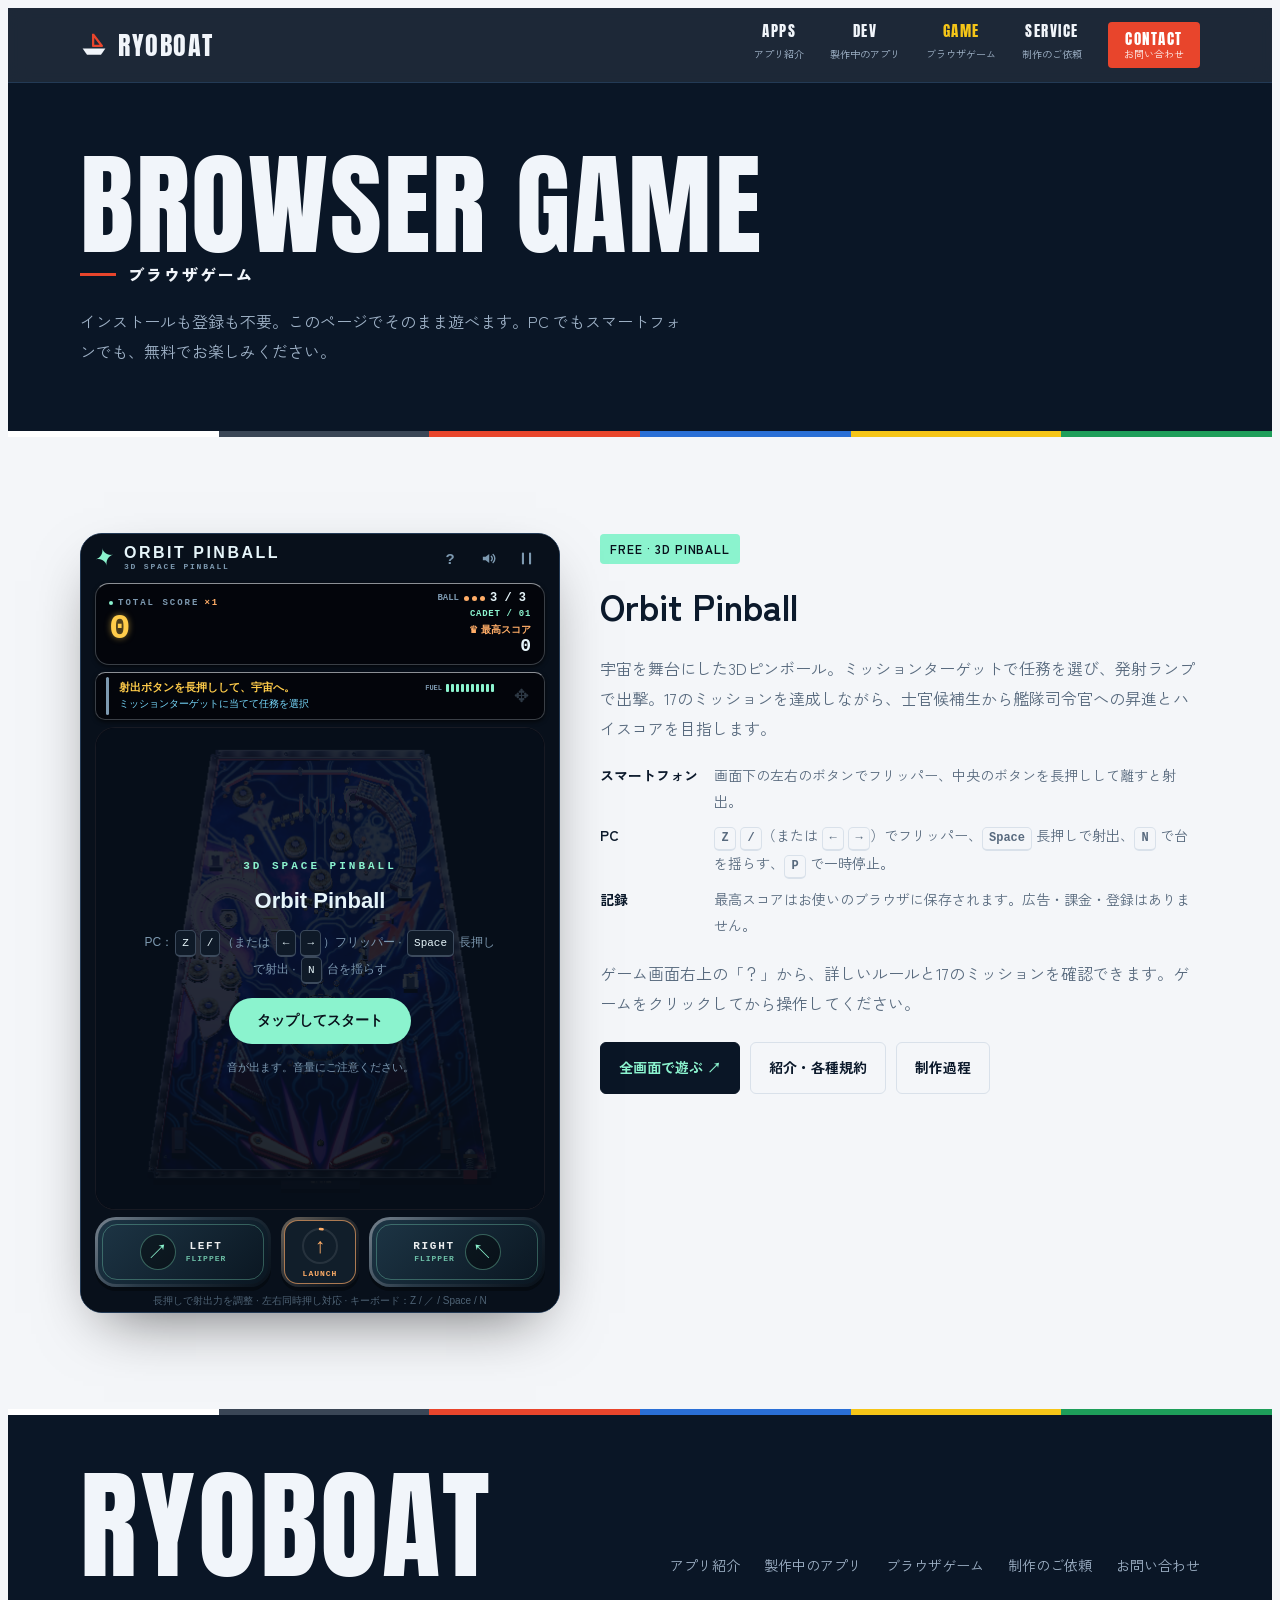
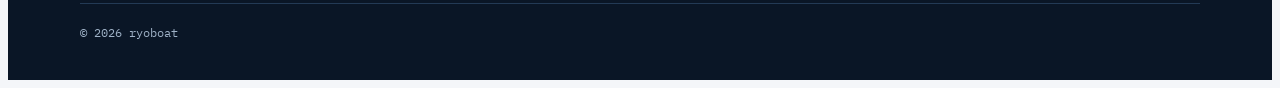
<file: game.html>
<!doctype html>
<html lang="ja">
<head>
<meta charset="utf-8">
<meta name="viewport" content="width=device-width, initial-scale=1, viewport-fit=cover">
<title>ブラウザゲーム｜ryoboat</title>
<meta name="claude:viewport-fit-sides" content="cover">
<meta name="description" content="ryoboat のブラウザゲーム。3Dピンボール「Orbit Pinball」を、このページでそのまま無料で遊べます。インストール・登録は不要です。">
<link rel="canonical" href="https://www.ryoboat.com/game.html">
<link rel="icon" href="/favicon.ico" sizes="48x48">
<link rel="icon" href="/favicon.svg" type="image/svg+xml">
<link rel="icon" href="/favicon-96.png" type="image/png" sizes="96x96">
<link rel="apple-touch-icon" href="/apple-touch-icon.png">
<link rel="manifest" href="/site.webmanifest">
<meta name="theme-color" content="#0a1626">
<meta property="og:type" content="website">
<meta property="og:url" content="https://www.ryoboat.com/game.html">
<meta property="og:site_name" content="ryoboat">
<meta property="og:title" content="ブラウザゲーム｜ryoboat">
<meta property="og:description" content="3Dピンボール「Orbit Pinball」をブラウザで無料で遊べます。インストール・登録不要。">
<meta property="og:image" content="https://www.ryoboat.com/ogp.png">
<meta property="og:image:width" content="1200">
<meta property="og:image:height" content="630">
<meta property="og:locale" content="ja_JP">
<meta name="twitter:card" content="summary_large_image">
<meta name="twitter:title" content="ブラウザゲーム｜ryoboat">
<meta name="twitter:description" content="3Dピンボール「Orbit Pinball」をブラウザで無料で遊べます。">
<meta name="twitter:image" content="https://www.ryoboat.com/ogp.png">
<link rel="preconnect" href="https://fonts.googleapis.com">
<link rel="preconnect" href="https://fonts.gstatic.com" crossorigin>
<link rel="stylesheet" href="https://fonts.googleapis.com/css2?family=Anton&family=Dela+Gothic+One&family=Zen+Kaku+Gothic+New:wght@400;500;700;900&family=IBM+Plex+Mono:wght@500&display=swap">
<style>
/* Layout: 夜の水面のような濃紺の帯と明るい紙面を交互に重ねる。英字の大見出し＋和文サブタイトル、競艇の6枠カラーを全体のアクセントに使う */
:root {
  --paper: #f4f6f9;
  --surface: #ffffff;
  --ink: #0c1a2c;
  --muted: #586a7e;
  --line: #d9e1ea;
  --night: #0a1626;       /* 濃紺の帯（両テーマ共通） */
  --night-2: #12243a;
  --night-ink: #f1f5fa;
  --night-muted: #9fb2c7;
  --night-line: #233a55;
  --accent: #e8452c;      /* 3号艇の赤 */
  --accent-ink: #ffffff;
  --lane1: #ffffff; --lane2: #1b1b1b; --lane3: #e8452c; --lane4: #2a6fd6; --lane5: #f5c518; --lane6: #1e9e5a;
  --font-en: "Anton", "Impact", "Arial Narrow", sans-serif;
  --font-display: "Dela Gothic One", "Hiragino Sans", "Yu Gothic", sans-serif;
  --font-body: "Zen Kaku Gothic New", "Hiragino Sans", "Yu Gothic", "Meiryo", sans-serif;
  --font-mono: "IBM Plex Mono", ui-monospace, Menlo, monospace;
}
@media (prefers-color-scheme: dark) {
  :root:not([data-theme="light"]) {
    --paper: #0e1b2b; --surface: #15263b; --ink: #edf2f8; --muted: #9aaec3; --line: #253c57;
    --night: #060e19; --night-2: #0d1a2b; --night-line: #1d3048;
    --accent: #ff5a3c; --accent-ink: #1b0904;
    color-scheme: dark;
  }
}
:root[data-theme="dark"] {
  --paper: #0e1b2b; --surface: #15263b; --ink: #edf2f8; --muted: #9aaec3; --line: #253c57;
  --night: #060e19; --night-2: #0d1a2b; --night-line: #1d3048;
  --accent: #ff5a3c; --accent-ink: #1b0904;
  color-scheme: dark;
}

* { box-sizing: border-box; }
[hidden] { display: none !important; }
html { scroll-behavior: smooth; }
@media (prefers-reduced-motion: reduce) { html { scroll-behavior: auto; } *, *::before, *::after { transition: none !important; } }
body {
  background: var(--paper); color: var(--ink);
  font-family: var(--font-body); font-size: 16px; line-height: 1.85;
  -webkit-font-smoothing: antialiased; overflow-x: hidden;
}
a { color: inherit; }
:focus-visible { outline: 3px solid var(--lane5); outline-offset: 3px; border-radius: 4px; }

.wrap {
  max-width: 1160px; margin: 0 auto;
  padding-left: max(20px, env(safe-area-inset-left, 0px));
  padding-right: max(20px, env(safe-area-inset-right, 0px));
}
.night { background: var(--night); color: var(--night-ink); }

/* 6枠カラーのストライプ */
.lanes { display: flex; height: 6px; }
.lanes i { flex: 1; }
.lanes i:nth-child(1) { background: var(--lane1); } .lanes i:nth-child(2) { background: var(--lane2); }
.lanes i:nth-child(3) { background: var(--lane3); } .lanes i:nth-child(4) { background: var(--lane4); }
.lanes i:nth-child(5) { background: var(--lane5); } .lanes i:nth-child(6) { background: var(--lane6); }
.night .lanes i:nth-child(2) { background: #3a4656; }

/* Header */
.site-header {
  position: sticky; top: env(safe-area-inset-top, 0px); z-index: 20;
  background: color-mix(in srgb, var(--night) 92%, transparent); color: var(--night-ink);
  backdrop-filter: blur(10px); -webkit-backdrop-filter: blur(10px);
  border-bottom: 1px solid var(--night-line);
}
.site-header .wrap { display: flex; align-items: center; justify-content: space-between; gap: 16px; padding-block: 14px; }
.logo { font-family: var(--font-en); font-size: 26px; letter-spacing: .06em; text-decoration: none; display: flex; align-items: center; gap: 10px; line-height: 1; }
.logo svg { width: 28px; height: 28px; }
.nav { display: flex; gap: 4px 26px; flex-wrap: wrap; justify-content: flex-end; }
.nav a { text-decoration: none; display: grid; line-height: 1.2; text-align: center; }
.nav a b { font-family: var(--font-en); font-weight: 400; font-size: 15px; letter-spacing: .1em; }
.nav a span { font-size: 10px; color: var(--night-muted); }
.nav a:hover b { color: var(--lane5); }
.nav .contact-link { background: var(--accent); color: var(--accent-ink); padding: 8px 16px; border-radius: 4px; }
.nav .contact-link span { color: inherit; opacity: .85; }
.nav .contact-link:hover b { color: inherit; }
@media (max-width: 640px) { .nav .hide-sm { display: none; } }

/* Hero */
.hero { position: relative; overflow: hidden; }
.hero-bg { position: absolute; inset: 0; pointer-events: none; }
.hero-bg svg { width: 100%; height: 100%; }
.hero .wrap { position: relative; display: grid; grid-template-columns: minmax(0, 1.25fr) minmax(0, .75fr); gap: 40px; align-items: center; padding-block: 80px 96px; }
@media (max-width: 880px) { .hero .wrap { grid-template-columns: 1fr; padding-block: 56px 64px; } }
.hero-copy { min-width: 0; }
.kicker { display: inline-flex; align-items: center; gap: 10px; font-family: var(--font-mono); font-size: 12px; letter-spacing: .18em; color: var(--lane5); }
.kicker::before { content: ""; width: 28px; height: 2px; background: currentColor; }
.hero-en {
  font-family: var(--font-en); font-weight: 400; line-height: .9; letter-spacing: .01em;
  font-size: clamp(64px, 13vw, 168px); margin: 18px 0 10px;
  color: transparent; -webkit-text-stroke: 2px var(--night-ink);
}
.hero-en span { color: var(--night-ink); -webkit-text-stroke: 0; }
.hero h1 { font-family: var(--font-display); font-weight: 400; font-size: clamp(26px, 3.6vw, 42px); line-height: 1.4; margin: 0 0 18px; text-wrap: balance; }
.hero h1 em { font-style: normal; color: var(--lane5); }
.hero p.lead { max-width: 32em; color: var(--night-muted); margin: 0 0 30px; }
.cta-row { display: flex; flex-wrap: wrap; gap: 12px; }
.btn {
  display: inline-flex; align-items: center; gap: 10px;
  padding: 14px 26px; border-radius: 4px; font-weight: 700; font-size: 15px;
  text-decoration: none; border: 2px solid currentColor; background: transparent; color: inherit;
  cursor: pointer; font-family: inherit; transition: transform .2s ease, background-color .2s ease;
}
.btn::after { content: "→"; font-family: var(--font-mono); }
.btn:hover { transform: translateX(2px); }
.btn.primary { background: var(--accent); border-color: var(--accent); color: var(--accent-ink); }

/* Hero visual: 6艇のアプリ「出走表」 */
.racecard { background: var(--night-2); border: 1px solid var(--night-line); border-radius: 6px; overflow: hidden; box-shadow: 0 30px 60px -30px rgba(0,0,0,.6); }
.racecard-head { display: flex; justify-content: space-between; align-items: baseline; padding: 14px 18px; border-bottom: 1px solid var(--night-line); }
.racecard-head b { font-family: var(--font-en); font-weight: 400; font-size: 20px; letter-spacing: .08em; }
.racecard-head span { font-family: var(--font-mono); font-size: 11px; color: var(--night-muted); }
.racecard ol { list-style: none; margin: 0; padding: 0; }
.racecard li a { display: grid; grid-template-columns: 40px 1fr auto; align-items: center; gap: 14px; padding: 11px 18px 11px 0; border-bottom: 1px solid var(--night-line); text-decoration: none; transition: background-color .2s ease; }
.racecard li:last-child a { border-bottom: 0; }
.racecard li a:hover { background: rgba(255,255,255,.04); }
.waku { height: 100%; min-height: 40px; display: grid; place-items: center; font-family: var(--font-en); font-size: 20px; }
.waku.w1 { background: var(--lane1); color: #111; } .waku.w2 { background: #262626; color: #fff; }
.waku.w3 { background: var(--lane3); color: #fff; } .waku.w4 { background: var(--lane4); color: #fff; }
.waku.w5 { background: var(--lane5); color: #111; } .waku.w6 { background: var(--lane6); color: #fff; }
.racecard .rname { font-weight: 700; font-size: 14.5px; line-height: 1.35; min-width: 0; }
.racecard .rname small { display: block; font-weight: 400; font-size: 11px; color: var(--night-muted); }
.racecard .go { font-family: var(--font-mono); font-size: 11px; color: var(--lane5); white-space: nowrap; }
.racecard li.next .rname { color: var(--night-muted); }

/* NEWS */
.news { border-bottom: 1px solid var(--line); background: var(--surface); }
.news .wrap { display: grid; grid-template-columns: auto minmax(0, 1fr); gap: 24px; align-items: center; padding-block: 18px; }
.news h2 { margin: 0; font-family: var(--font-en); font-weight: 400; font-size: 22px; letter-spacing: .1em; line-height: 1; }
.news ul { list-style: none; margin: 0; padding: 0; display: grid; gap: 4px; }
.news li { display: flex; flex-wrap: wrap; gap: 4px 16px; font-size: 14px; }
.news time { font-family: var(--font-mono); font-size: 12.5px; color: var(--muted); font-variant-numeric: tabular-nums; padding-top: 1px; }
.tag-tmp { font-size: 10.5px; color: var(--accent); border: 1px dashed currentColor; border-radius: 3px; padding: 0 6px; line-height: 1.7; align-self: center; }

/* Section heading */
section.block { padding-block: 96px; }
@media (max-width: 640px) { section.block { padding-block: 64px; } }
.heading { display: grid; gap: 4px; margin-bottom: 44px; }
.heading .en { font-family: var(--font-en); font-weight: 400; font-size: clamp(56px, 9vw, 112px); line-height: .9; letter-spacing: .02em; }
.heading .ja { display: flex; align-items: center; gap: 12px; font-weight: 900; font-size: 16px; letter-spacing: .12em; }
.heading .ja::before { content: ""; width: 36px; height: 3px; background: var(--accent); }
.heading p { margin: 14px 0 0; color: var(--muted); max-width: 38em; }
.night .heading p { color: var(--night-muted); }

/* App banners */
.apps { display: grid; gap: 22px; }
.banner {
  position: relative; overflow: hidden; isolation: isolate;
  display: grid; grid-template-columns: 150px minmax(0, 1fr) auto; align-items: center; gap: 32px;
  min-height: 230px; padding: 32px 40px; border-radius: 6px;
  color: #fff; text-decoration: none; background: var(--b1);
  transition: transform .25s ease, box-shadow .25s ease;
}
.banner::before { /* 斜めの色面 */
  content: ""; position: absolute; inset: 0; z-index: -2;
  background: linear-gradient(115deg, var(--b1) 0 52%, var(--b2) 52% 100%);
}
.banner::after { /* 水面ライン */
  content: ""; position: absolute; inset: 0; z-index: -1; opacity: .14;
  background: repeating-linear-gradient(-8deg, transparent 0 22px, #fff 22px 23px);
}
.banner:hover { transform: translateY(-3px); box-shadow: 0 22px 40px -24px rgba(10,22,38,.55); }
.banner .ghost {
  position: absolute; right: -10px; bottom: -28px; z-index: -1;
  font-family: var(--font-en); font-size: clamp(90px, 14vw, 180px); line-height: 1; letter-spacing: .02em;
  color: transparent; -webkit-text-stroke: 1.5px rgba(255,255,255,.22); white-space: nowrap; pointer-events: none;
}
.banner .icon {
  width: 150px; height: 150px; border-radius: 34px; display: grid; place-items: center;
  font-family: var(--font-en); font-size: 54px; letter-spacing: .02em;
  background: var(--ic); color: #fff; box-shadow: 0 18px 30px -14px rgba(0,0,0,.45), inset 0 0 0 1px rgba(255,255,255,.2);
}
.banner .icon { position: relative; overflow: hidden; }
.banner .icon img { position: absolute; inset: 0; width: 100%; height: 100%; object-fit: cover; }
.banner .body { min-width: 0; }
.banner .meta { display: flex; flex-wrap: wrap; gap: 6px 10px; align-items: center; font-family: var(--font-mono); font-size: 11px; letter-spacing: .06em; opacity: .9; }
.banner .meta .chip { background: rgba(255,255,255,.16); border-radius: 3px; padding: 1px 8px; }
.banner .meta .tmp { border: 1px dashed rgba(255,255,255,.7); border-radius: 3px; padding: 0 7px; }
.banner h3 { font-family: var(--font-display); font-weight: 400; font-size: clamp(24px, 3vw, 34px); line-height: 1.35; margin: 8px 0 8px; text-wrap: balance; }
.banner p { margin: 0; font-size: 14.5px; line-height: 1.8; max-width: 34em; opacity: .92; }
.store {
  display: inline-flex; align-items: center; gap: 10px; white-space: nowrap;
  background: #000; color: #fff; border: 1px solid rgba(255,255,255,.35); border-radius: 10px; padding: 10px 18px;
  font-size: 13px; line-height: 1.2;
}
.store svg { width: 24px; height: 24px; }
.store small { display: block; font-size: 10px; opacity: .8; }
.store strong { font-size: 17px; font-weight: 700; letter-spacing: .01em; }
.banner.dark-text { color: #111a26; }
.banner.dark-text .ghost { -webkit-text-stroke-color: rgba(17,26,38,.16); }
.banner.dark-text .meta .chip { background: rgba(17,26,38,.1); }
.banner.dark-text .meta .tmp { border-color: rgba(17,26,38,.55); }
.banner.dark-text::after { background: repeating-linear-gradient(-8deg, transparent 0 22px, #111a26 22px 23px); opacity: .07; }
@media (max-width: 820px) {
  .banner { grid-template-columns: 96px minmax(0, 1fr); gap: 18px 20px; padding: 24px; min-height: 0; }
  .banner .icon { width: 96px; height: 96px; border-radius: 22px; font-size: 34px; }
  .banner .store { grid-column: 1 / -1; justify-self: start; }
}
@media (max-width: 460px) {
  .banner { grid-template-columns: 1fr; }
  .banner .icon { width: 80px; height: 80px; border-radius: 19px; font-size: 28px; }
}

/* Services */
.services { display: grid; grid-template-columns: repeat(2, minmax(0, 1fr)); gap: 24px; }
@media (max-width: 820px) { .services { grid-template-columns: 1fr; } }
.service { position: relative; overflow: hidden; background: var(--night-2); border: 1px solid var(--night-line); border-radius: 6px; padding: 40px 36px 36px; display: flex; flex-direction: column; gap: 16px; }
.service .big { position: absolute; top: -18px; right: 18px; font-family: var(--font-en); font-size: 140px; line-height: 1; color: transparent; -webkit-text-stroke: 1.5px var(--night-line); pointer-events: none; }
.service .label { font-family: var(--font-mono); font-size: 12px; letter-spacing: .16em; color: var(--lane5); position: relative; }
.service h3 { font-family: var(--font-display); font-weight: 400; font-size: clamp(24px, 2.8vw, 30px); margin: 0; line-height: 1.4; position: relative; }
.service > p { margin: 0; color: var(--night-muted); position: relative; }
.service ul { margin: 0; padding: 0; list-style: none; display: grid; gap: 10px; }
.service li { display: grid; grid-template-columns: 22px 1fr; gap: 8px; font-size: 15px; }
.service li::before { content: ""; width: 14px; height: 14px; margin-top: .45em; background: var(--accent); clip-path: polygon(0 0, 100% 50%, 0 100%); }
.steps { display: grid; grid-template-columns: repeat(4, minmax(0, 1fr)); gap: 2px; margin-top: auto; padding-top: 10px; counter-reset: step; }
.steps span { counter-increment: step; background: var(--night); padding: 10px 8px; font-size: 12.5px; font-weight: 700; text-align: center; line-height: 1.4; }
.steps span::before { content: "0" counter(step); display: block; font-family: var(--font-en); font-weight: 400; font-size: 18px; color: var(--lane5); letter-spacing: .04em; }
.service .btn { align-self: flex-start; margin-top: 6px; }

/* Contact */
.contact { display: grid; grid-template-columns: minmax(0, .9fr) minmax(0, 1.5fr); gap: 48px; align-items: start; }
@media (max-width: 900px) { .contact { grid-template-columns: 1fr; gap: 8px; } }
.contact-aside > p { color: var(--muted); margin: 0 0 18px; }
.mail-card { background: var(--surface); border: 1px solid var(--line); border-left: 6px solid var(--accent); border-radius: 4px; padding: 16px 18px; display: grid; gap: 8px; }
.mail-card small { font-family: var(--font-mono); font-size: 11px; letter-spacing: .14em; color: var(--muted); }
.mail-row { display: flex; flex-wrap: wrap; align-items: center; gap: 10px; }
.mail-row span { font-family: var(--font-mono); font-size: 16px; user-select: all; overflow-wrap: anywhere; }
.mini { font-family: var(--font-body); font-size: 12px; font-weight: 700; padding: 4px 12px; border-radius: 3px; border: 1px solid var(--line); background: var(--paper); color: var(--ink); cursor: pointer; }

.form { background: var(--surface); border: 1px solid var(--line); border-radius: 6px; padding: 28px; }
.tabs { display: grid; grid-template-columns: repeat(3, minmax(0, 1fr)); gap: 0; margin: -28px -28px 26px; border-bottom: 1px solid var(--line); }
.tab { border: 0; border-bottom: 3px solid transparent; background: transparent; color: var(--muted); font-family: inherit; font-size: 14px; font-weight: 700; padding: 18px 10px 15px; cursor: pointer; line-height: 1.4; }
.tab small { display: block; font-family: var(--font-en); font-weight: 400; font-size: 13px; letter-spacing: .1em; }
.tab[aria-selected="true"] { color: var(--ink); border-bottom-color: var(--accent); }
@media (max-width: 520px) { .tab { font-size: 12px; padding-inline: 4px; } }
.fields { display: grid; grid-template-columns: repeat(2, minmax(0, 1fr)); gap: 18px; }
@media (max-width: 560px) { .fields { grid-template-columns: 1fr; } }
.field { display: grid; gap: 6px; min-width: 0; }
.field.full { grid-column: 1 / -1; }
.field label { font-size: 13px; font-weight: 700; }
.field label .req { color: var(--accent); font-weight: 500; margin-left: 6px; font-size: 11px; }
input, select, textarea {
  width: 100%; font: inherit; font-size: 15px; color: var(--ink);
  background: var(--paper); border: 1px solid var(--line); border-radius: 4px; padding: 11px 12px;
}
textarea { min-height: 140px; resize: vertical; }
input:focus, select:focus, textarea:focus { outline: 2px solid var(--lane4); outline-offset: 0; border-color: transparent; }
.form-foot { display: flex; flex-wrap: wrap; align-items: center; justify-content: space-between; gap: 14px; margin-top: 22px; }
.form-foot small { color: var(--muted); }
.result { margin-top: 22px; border: 1px dashed var(--lane4); border-radius: 4px; padding: 16px; }
.result h4 { margin: 0 0 6px; font-size: 15px; }
.result p { margin: 0 0 10px; font-size: 13.5px; color: var(--muted); }
.result pre { margin: 0 0 10px; white-space: pre-wrap; overflow-wrap: anywhere; font-family: var(--font-mono); font-size: 12.5px; background: var(--paper); border-radius: 4px; padding: 12px; max-height: 260px; overflow: auto; }

/* Footer */
footer .wrap { display: grid; grid-template-columns: minmax(0, 1fr) auto; gap: 24px; align-items: end; padding-block: 56px 36px; }
@media (max-width: 640px) { footer .wrap { grid-template-columns: 1fr; } }
footer .wordmark { font-family: var(--font-en); font-size: clamp(56px, 10vw, 120px); line-height: .9; letter-spacing: .03em; }
footer nav { display: flex; flex-wrap: wrap; gap: 8px 24px; font-size: 14px; }
footer nav a { text-decoration: none; color: var(--night-muted); }
footer nav a:hover { color: var(--night-ink); }
footer .copy { grid-column: 1 / -1; font-family: var(--font-mono); font-size: 12px; color: var(--night-muted); border-top: 1px solid var(--night-line); padding-top: 18px; }

/* ---- dev page ---- */
.nav a[aria-current="page"] b { color: var(--lane5); }
.dev-hero .wrap { padding-block: 72px 64px; }
.dev-hero .heading { margin-bottom: 0; }
.dev-hero .heading .en { -webkit-text-stroke: 0; }
.jump { display: flex; flex-wrap: wrap; gap: 10px; margin-top: 28px; }
.jump a { display: inline-flex; align-items: center; gap: 10px; text-decoration: none; border: 1px solid var(--night-line); background: var(--night-2); border-radius: 4px; padding: 10px 16px; font-weight: 700; font-size: 14px; }
.jump a:hover { border-color: var(--lane5); }
.jump .dot { width: 10px; height: 10px; border-radius: 50%; background: var(--c); }
.devs { display: grid; gap: 40px; }
.dev { background: var(--surface); border: 1px solid var(--line); border-radius: 6px; overflow: hidden; scroll-margin-top: 90px; }
.dev-top { position: relative; isolation: isolate; overflow: hidden; display: grid; grid-template-columns: 120px minmax(0,1fr); gap: 28px; align-items: center; padding: 32px 36px; color: #fff; background: linear-gradient(115deg, var(--b1) 0 55%, var(--b2) 55% 100%); }
.dev-top .ghost { position: absolute; right: -8px; bottom: -26px; z-index: -1; font-family: var(--font-en); font-size: clamp(80px, 12vw, 160px); line-height: 1; color: transparent; -webkit-text-stroke: 1.5px rgba(255,255,255,.22); white-space: nowrap; }
.dev-icon.real { background: linear-gradient(180deg,#5cc2fa,#1d6fb8); border: 0; box-shadow: 0 14px 26px -12px rgba(0,0,0,.5); }
.dev-icon { width: 120px; height: 120px; border-radius: 28px; display: grid; place-items: center; font-family: var(--font-en); font-size: 44px; background: rgba(255,255,255,.14); border: 2px dashed rgba(255,255,255,.55); }
.dev-top h2 { font-family: var(--font-display); font-weight: 400; font-size: clamp(26px, 3.4vw, 38px); line-height: 1.3; margin: 8px 0 6px; }
.dev-top p { margin: 0; opacity: .92; max-width: 40em; }
.status { display: inline-flex; align-items: center; gap: 8px; font-size: 12px; font-weight: 700; letter-spacing: .06em; background: rgba(0,0,0,.28); border-radius: 3px; padding: 3px 10px; }
.status::before { content: ""; width: 8px; height: 8px; border-radius: 50%; background: var(--lane5); }
.status.tf::before { background: #5ee08f; }
.tmp-note { display: inline-block; margin-left: 8px; font-size: 11px; border: 1px dashed rgba(255,255,255,.7); border-radius: 3px; padding: 1px 7px; vertical-align: middle; }
.dev-body { display: grid; grid-template-columns: minmax(0,1fr) minmax(0,1fr); gap: 0; }
.dev-body > div { padding: 32px 36px; min-width: 0; }
.dev-body > div + div { border-left: 1px solid var(--line); }
.dev-body h3 { display: flex; align-items: baseline; gap: 12px; margin: 0 0 18px; font-size: 16px; font-weight: 900; letter-spacing: .08em; }
.dev-body h3 small { font-family: var(--font-en); font-weight: 400; font-size: 20px; letter-spacing: .08em; color: var(--accent); }
.features { list-style: none; margin: 0; padding: 0; display: grid; gap: 14px; }
.features li { display: grid; grid-template-columns: 22px 1fr; gap: 8px; }
.features li::before { content: ""; width: 14px; height: 14px; margin-top: .45em; background: var(--accent); clip-path: polygon(0 0, 100% 50%, 0 100%); }
.features b { display: block; font-size: 15px; }
.features span { font-size: 14px; color: var(--muted); }
.stages { display: grid; grid-template-columns: repeat(5, minmax(0,1fr)); gap: 3px; margin-bottom: 22px; }
.stages span { text-align: center; font-size: 12px; font-weight: 700; padding: 8px 2px; background: var(--paper); color: var(--muted); line-height: 1.3; }
.stages span.done { background: var(--sea-done, #d6e3f3); color: var(--ink); }
.stages span.now { background: var(--accent); color: var(--accent-ink); }
.log { list-style: none; margin: 0; padding: 0 0 0 18px; border-left: 2px solid var(--line); display: grid; gap: 16px; }
.log li { position: relative; font-size: 14px; }
.log li::before { content: ""; position: absolute; left: -25px; top: .55em; width: 12px; height: 12px; border-radius: 50%; background: var(--surface); border: 2px solid var(--accent); }
.log time { display: block; font-family: var(--font-mono); font-size: 12px; color: var(--muted); }
.tf-box { margin-top: 22px; border: 1px dashed var(--line); border-radius: 4px; padding: 14px 16px; font-size: 14px; color: var(--muted); }
.tf-box b { color: var(--ink); }
@media (prefers-color-scheme: dark) { :root:not([data-theme="light"]) { --sea-done: #23405f; } }
:root[data-theme="dark"] { --sea-done: #23405f; }
@media (max-width: 820px) {
  .dev-body { grid-template-columns: 1fr; }
  .dev-body > div + div { border-left: 0; border-top: 1px solid var(--line); }
  .dev-top { grid-template-columns: 84px minmax(0,1fr); gap: 18px; padding: 24px; }
  .dev-icon { width: 84px; height: 84px; border-radius: 20px; font-size: 30px; }
  .dev-body > div { padding: 24px; }
}
@media (max-width: 460px) { .dev-top { grid-template-columns: 1fr; } .stages span { font-size: 10.5px; } }

/* Browser game page */
.game-hero .heading { margin-bottom: 0; }
.game-layout { display: grid; grid-template-columns: minmax(0, 480px) minmax(0, 1fr); gap: 40px; align-items: start; }
.game-frame { position: relative; width: 100%; height: min(880px, calc(100vh - 120px)); min-height: 560px; border-radius: 22px; overflow: hidden; background: #08101b; border: 1px solid var(--night-line); box-shadow: 0 24px 60px -24px rgba(0,0,0,.6); }
.game-frame iframe { position: absolute; inset: 0; width: 100%; height: 100%; border: 0; }
.game-info h2 { font-size: clamp(26px, 4vw, 36px); margin: 8px 0 12px; }
.game-info .chip { display: inline-block; font-size: 12px; font-weight: 700; letter-spacing: .08em; padding: 4px 10px; border-radius: 4px; background: #8bf3ce; color: #08101b; }
.game-info p { color: var(--muted); }
.game-info dl { display: grid; grid-template-columns: auto 1fr; gap: 8px 16px; margin: 20px 0; font-size: 14px; }
.game-info dt { font-weight: 700; } .game-info dd { margin: 0; color: var(--muted); }
.game-info kbd { display: inline-block; min-width: 22px; padding: 1px 6px; border: 1px solid var(--line, #c8cdd6); border-bottom-width: 2px; border-radius: 5px; font: 600 12px/1.6 ui-monospace, monospace; text-align: center; }
.game-actions { display: flex; flex-wrap: wrap; gap: 10px; margin-top: 24px; }
.game-actions a { display: inline-flex; align-items: center; gap: 8px; padding: 12px 18px; border-radius: 6px; font-weight: 700; font-size: 14px; text-decoration: none; border: 1px solid var(--line, #c8cdd6); }
.game-actions a.primary { background: #0a1626; color: #8bf3ce; border-color: #0a1626; }
@media (max-width: 880px) {
  .game-layout { grid-template-columns: 1fr; gap: 28px; }
  .game-frame { height: calc(100svh - 96px); min-height: 520px; max-width: 520px; margin-inline: auto; }
}
@media (max-width: 640px) { .nav { gap: 4px 16px; } }
</style>
</head>
<body>
<svg width="0" height="0" style="position:absolute" aria-hidden="true">
  <symbol id="apple" viewBox="0 0 24 24"><path fill="currentColor" d="M16.4 12.6c0-2.4 2-3.6 2.1-3.7-1.1-1.7-2.9-1.9-3.5-1.9-1.5-.2-2.9.9-3.7.9-.8 0-1.9-.9-3.2-.8-1.6 0-3.1 1-4 2.4-1.7 3-.4 7.4 1.2 9.8.8 1.2 1.8 2.5 3 2.4 1.2 0 1.7-.8 3.1-.8 1.5 0 1.9.8 3.2.8 1.3 0 2.2-1.2 3-2.4.9-1.4 1.3-2.7 1.3-2.8 0 0-2.5-1-2.5-3.9zM14 5.3c.7-.8 1.1-1.9 1-3-1 0-2.1.7-2.8 1.5-.6.7-1.2 1.8-1 2.9 1.1.1 2.1-.6 2.8-1.4z"/></symbol>
</svg>

<header class="site-header">
  <div class="wrap">
    <a class="logo" href="./" aria-label="ryoboat トップへ">
      <svg viewBox="0 0 32 32" aria-hidden="true"><path d="M3 20h26l-5 7H8z" fill="currentColor"/><path d="M15 3v15M15 4l10 13H15" fill="none" stroke="var(--accent)" stroke-width="2.6" stroke-linejoin="round"/></svg>
      RYOBOAT
    </a>
    <nav class="nav" aria-label="メインメニュー">
      <a href="./#apps"><b>APPS</b><span>アプリ紹介</span></a>
      <a href="dev.html"><b>DEV</b><span>製作中のアプリ</span></a>
      <a href="game.html" aria-current="page"><b>GAME</b><span>ブラウザゲーム</span></a>
      <a href="./#services" class="hide-sm"><b>SERVICE</b><span>制作のご依頼</span></a>
      <a href="./#contact" class="contact-link"><b>CONTACT</b><span>お問い合わせ</span></a>
    </nav>
  </div>
</header>

<main id="top">
  <div class="night dev-hero game-hero">
    <div class="wrap">
      <div class="heading">
        <span class="en">BROWSER GAME</span>
        <span class="ja">ブラウザゲーム</span>
        <p>インストールも登録も不要。このページでそのまま遊べます。PC でもスマートフォンでも、無料でお楽しみください。</p>
      </div>
    </div>
    <div class="lanes" aria-hidden="true"><i></i><i></i><i></i><i></i><i></i><i></i></div>
  </div>
  <section class="block">
    <div class="wrap game-layout">
      <div class="game-frame">
        <iframe src="orbitpinball/play/" title="Orbit Pinball（3Dピンボール）" allow="autoplay; fullscreen" allowfullscreen></iframe>
      </div>
      <div class="game-info">
        <span class="chip">FREE · 3D PINBALL</span>
        <h2>Orbit Pinball</h2>
        <p>宇宙を舞台にした3Dピンボール。ミッションターゲットで任務を選び、発射ランプで出撃。17のミッションを達成しながら、士官候補生から艦隊司令官への昇進とハイスコアを目指します。</p>
        <dl>
          <dt>スマートフォン</dt><dd>画面下の左右のボタンでフリッパー、中央のボタンを長押しして離すと射出。</dd>
          <dt>PC</dt><dd><kbd>Z</kbd> <kbd>/</kbd>（または <kbd>←</kbd> <kbd>→</kbd>）でフリッパー、<kbd>Space</kbd> 長押しで射出、<kbd>N</kbd> で台を揺らす、<kbd>P</kbd> で一時停止。</dd>
          <dt>記録</dt><dd>最高スコアはお使いのブラウザに保存されます。広告・課金・登録はありません。</dd>
        </dl>
        <p>ゲーム画面右上の「？」から、詳しいルールと17のミッションを確認できます。ゲームをクリックしてから操作してください。</p>
        <div class="game-actions">
          <a class="primary" href="orbitpinball/play/">全画面で遊ぶ ↗</a>
          <a href="orbitpinball/">紹介・各種規約</a>
          <a href="dev.html#orbitpinball">制作過程</a>
        </div>
      </div>
    </div>
  </section>
</main>

<footer class="night">
  <div class="lanes" aria-hidden="true"><i></i><i></i><i></i><i></i><i></i><i></i></div>
  <div class="wrap">
    <div class="wordmark">RYOBOAT</div>
    <nav aria-label="フッター">
      <a href="./#apps">アプリ紹介</a>
      <a href="dev.html">製作中のアプリ</a>
      <a href="game.html">ブラウザゲーム</a>
      <a href="./#services">制作のご依頼</a>
      <a href="./#contact">お問い合わせ</a>
    </nav>
    <div class="copy">© 2026 ryoboat</div>
  </div>
</footer>
</body>
</html>
</file>
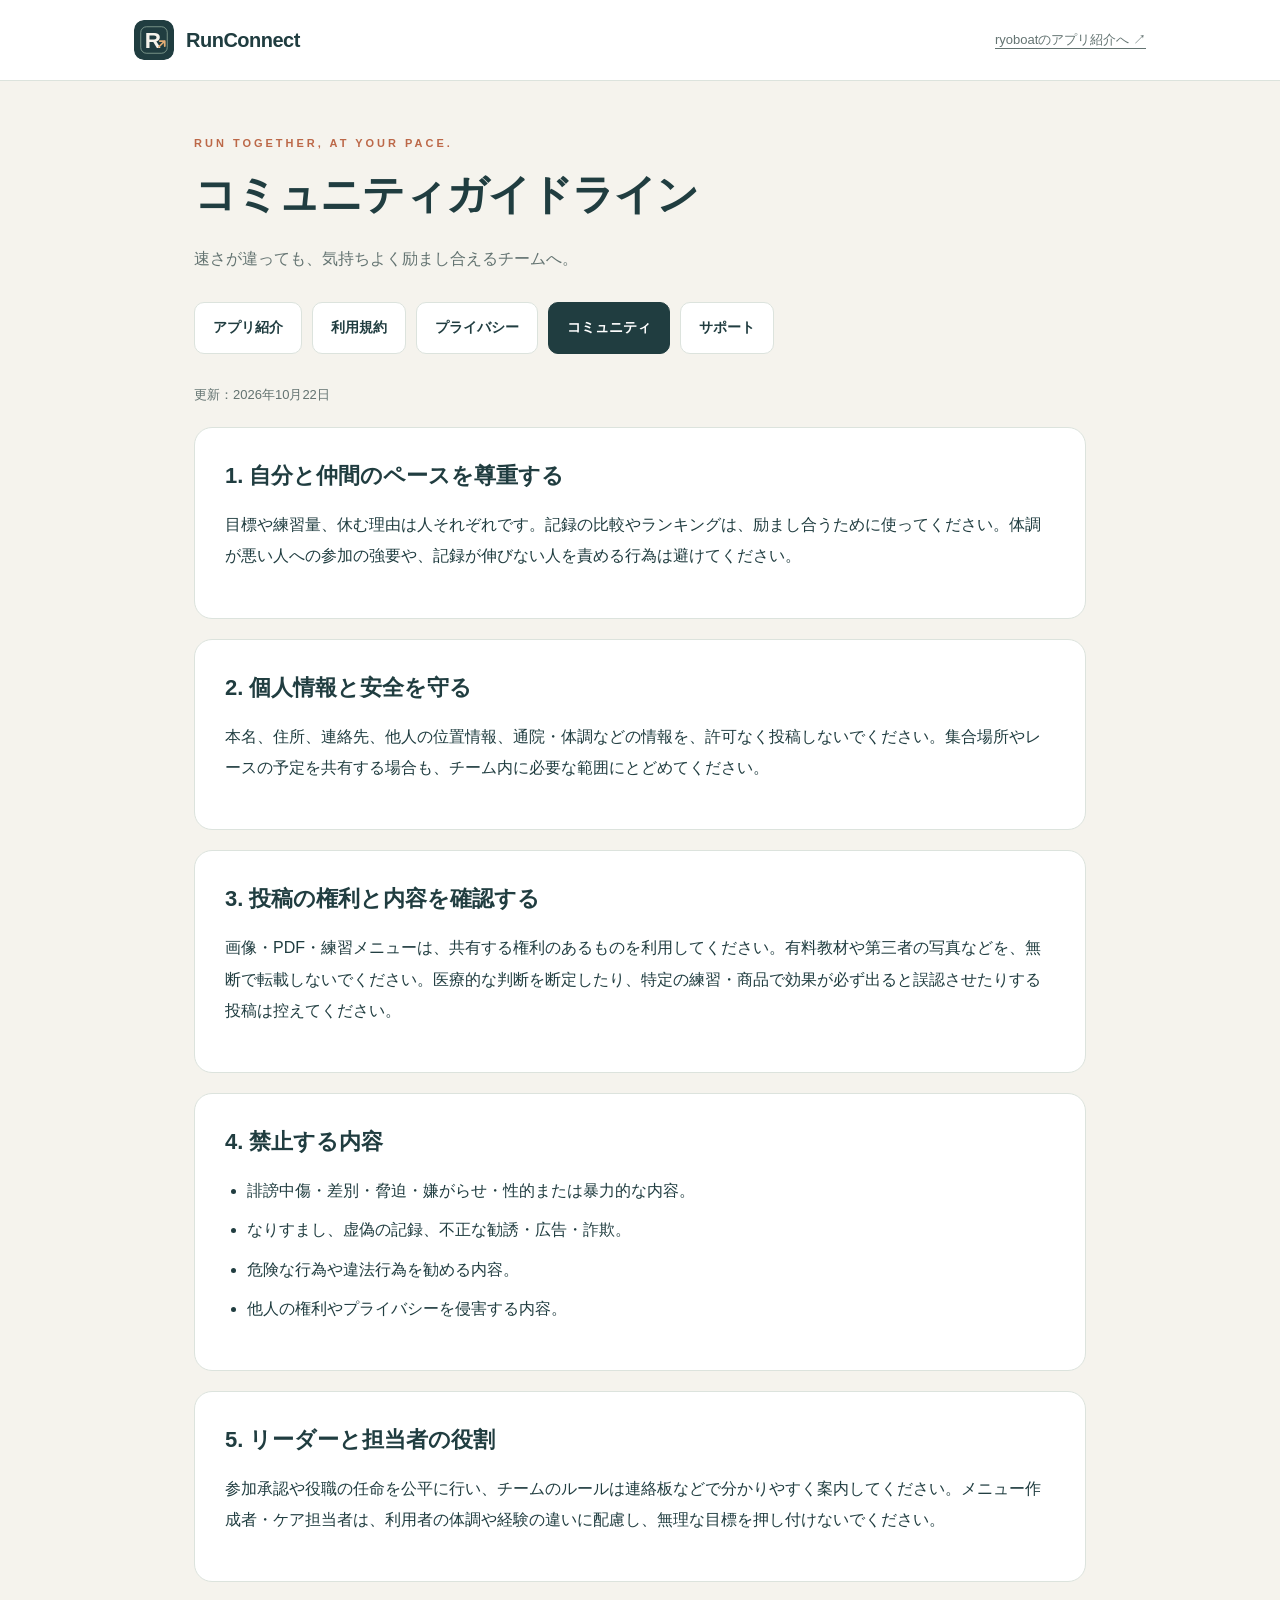
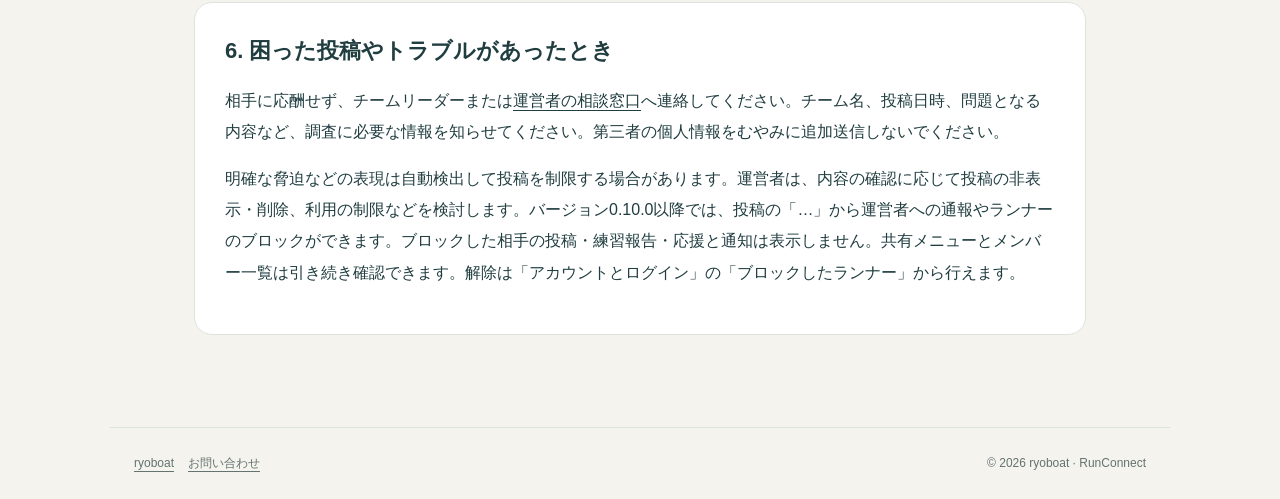
<file: runconnect/community.html>
<!doctype html><html lang="ja"><head><meta charset="utf-8"><meta name="viewport" content="width=device-width,initial-scale=1"><title>コミュニティガイドライン｜RunConnect｜ryoboat</title><meta name="description" content="速さが違っても、気持ちよく励まし合えるチームへ。"><link rel="canonical" href="https://www.ryoboat.com/runconnect/community.html"><link rel="icon" href="../icons/runconnect.svg" type="image/svg+xml"><link rel="stylesheet" href="legal.css"></head><body><header><div class="bar"><a class="brand" href="./"><img src="../icons/runconnect.svg" alt="" width="40" height="40">RunConnect</a><a class="studio" href="../#apps">ryoboatのアプリ紹介へ ↗</a></div></header><main><div class="eyebrow">RUN TOGETHER, AT YOUR PACE.</div><h1>コミュニティガイドライン</h1><p class="lead">速さが違っても、気持ちよく励まし合えるチームへ。</p><nav class="nav" aria-label="RunConnectの案内"><a href="index.html">アプリ紹介</a><a href="terms.html">利用規約</a><a href="privacy.html">プライバシー</a><a href="community.html" aria-current="page">コミュニティ</a><a href="support.html">サポート</a></nav><p class="date">更新：2026年10月22日</p><section class="section"><h2>1. 自分と仲間のペースを尊重する</h2><p>目標や練習量、休む理由は人それぞれです。記録の比較やランキングは、励まし合うために使ってください。体調が悪い人への参加の強要や、記録が伸びない人を責める行為は避けてください。</p></section><section class="section"><h2>2. 個人情報と安全を守る</h2><p>本名、住所、連絡先、他人の位置情報、通院・体調などの情報を、許可なく投稿しないでください。集合場所やレースの予定を共有する場合も、チーム内に必要な範囲にとどめてください。</p></section><section class="section"><h2>3. 投稿の権利と内容を確認する</h2><p>画像・PDF・練習メニューは、共有する権利のあるものを利用してください。有料教材や第三者の写真などを、無断で転載しないでください。医療的な判断を断定したり、特定の練習・商品で効果が必ず出ると誤認させたりする投稿は控えてください。</p></section><section class="section"><h2>4. 禁止する内容</h2><ul><li>誹謗中傷・差別・脅迫・嫌がらせ・性的または暴力的な内容。</li><li>なりすまし、虚偽の記録、不正な勧誘・広告・詐欺。</li><li>危険な行為や違法行為を勧める内容。</li><li>他人の権利やプライバシーを侵害する内容。</li></ul></section><section class="section"><h2>5. リーダーと担当者の役割</h2><p>参加承認や役職の任命を公平に行い、チームのルールは連絡板などで分かりやすく案内してください。メニュー作成者・ケア担当者は、利用者の体調や経験の違いに配慮し、無理な目標を押し付けないでください。</p></section><section class="section"><h2>6. 困った投稿やトラブルがあったとき</h2><p>相手に応酬せず、チームリーダーまたは<a href="support.html#report">運営者の相談窓口</a>へ連絡してください。チーム名、投稿日時、問題となる内容など、調査に必要な情報を知らせてください。第三者の個人情報をむやみに追加送信しないでください。</p><p>明確な脅迫などの表現は自動検出して投稿を制限する場合があります。運営者は、内容の確認に応じて投稿の非表示・削除、利用の制限などを検討します。バージョン0.10.0以降では、投稿の「…」から運営者への通報やランナーのブロックができます。ブロックした相手の投稿・練習報告・応援と通知は表示しません。共有メニューとメンバー一覧は引き続き確認できます。解除は「アカウントとログイン」の「ブロックしたランナー」から行えます。</p></section></main><footer><div><a href="../">ryoboat</a><a href="support.html">お問い合わせ</a></div><div>© 2026 ryoboat · RunConnect</div></footer></body></html>
</file>
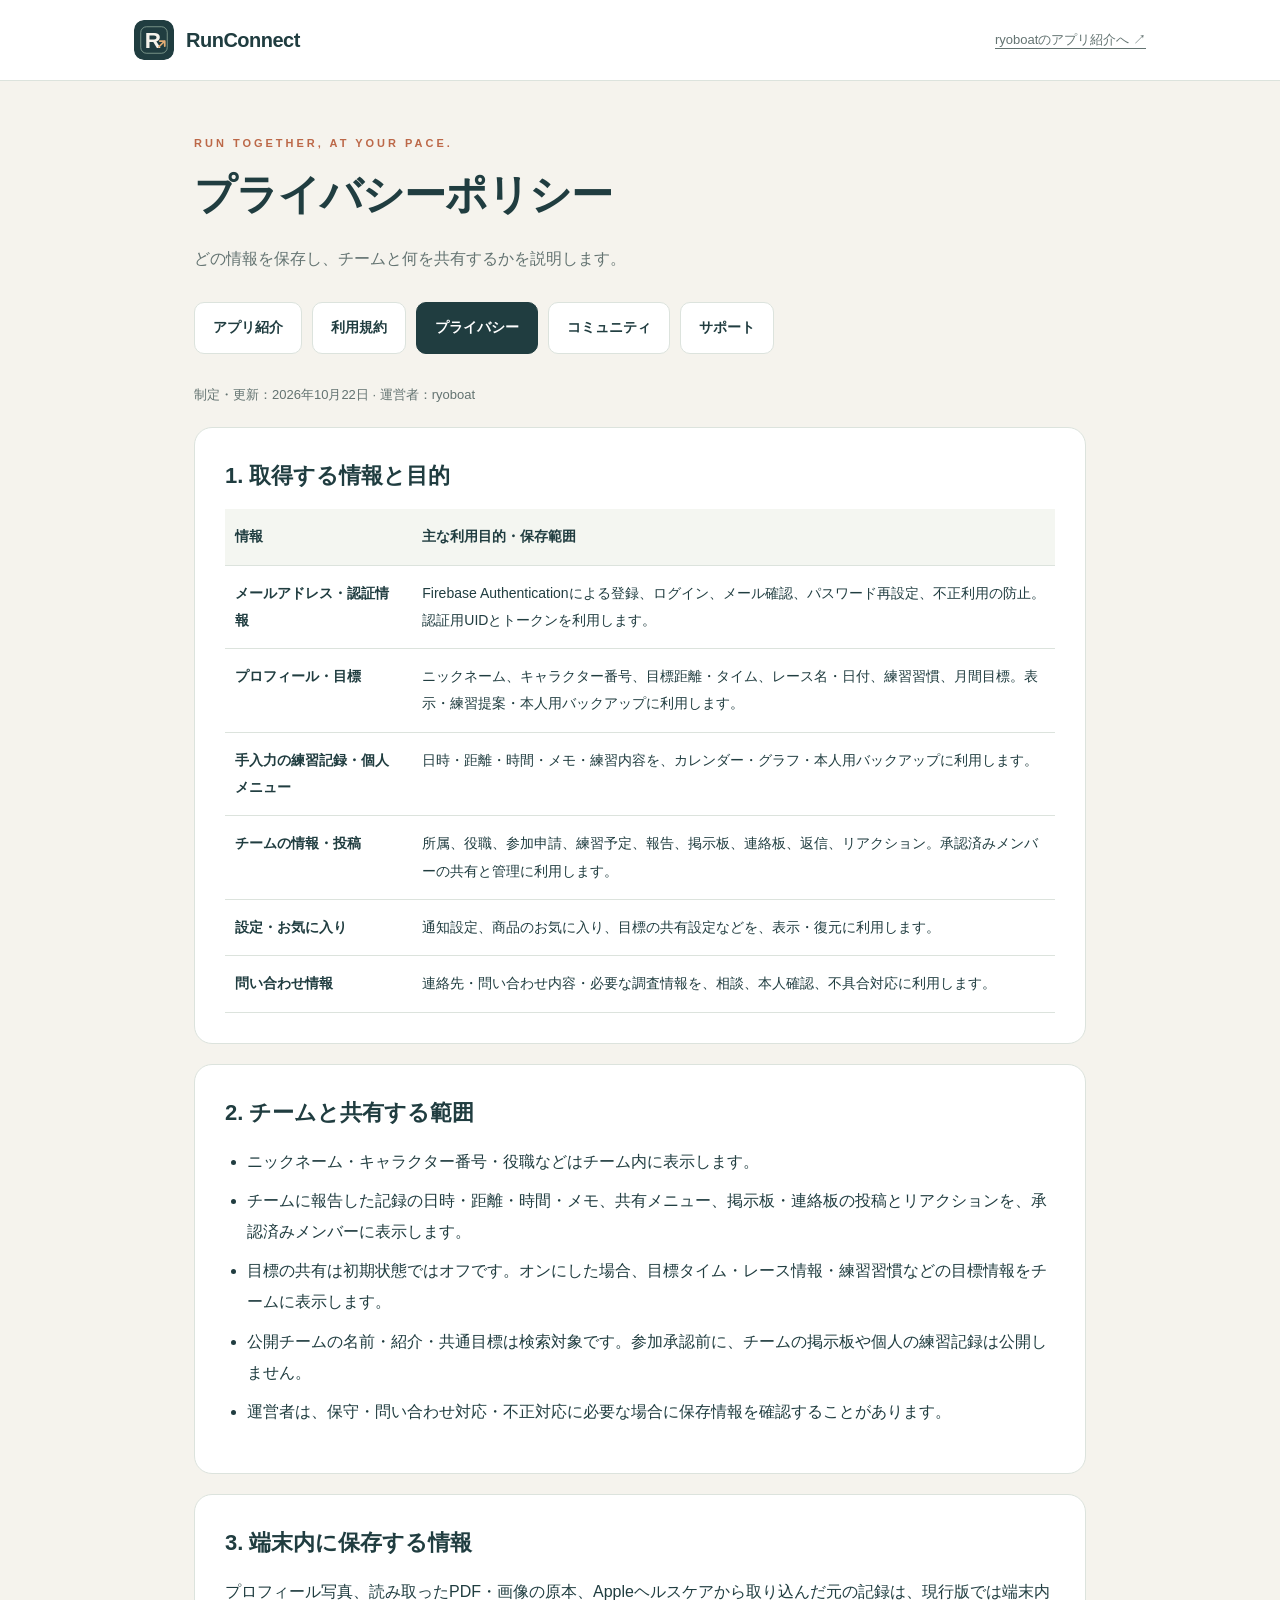
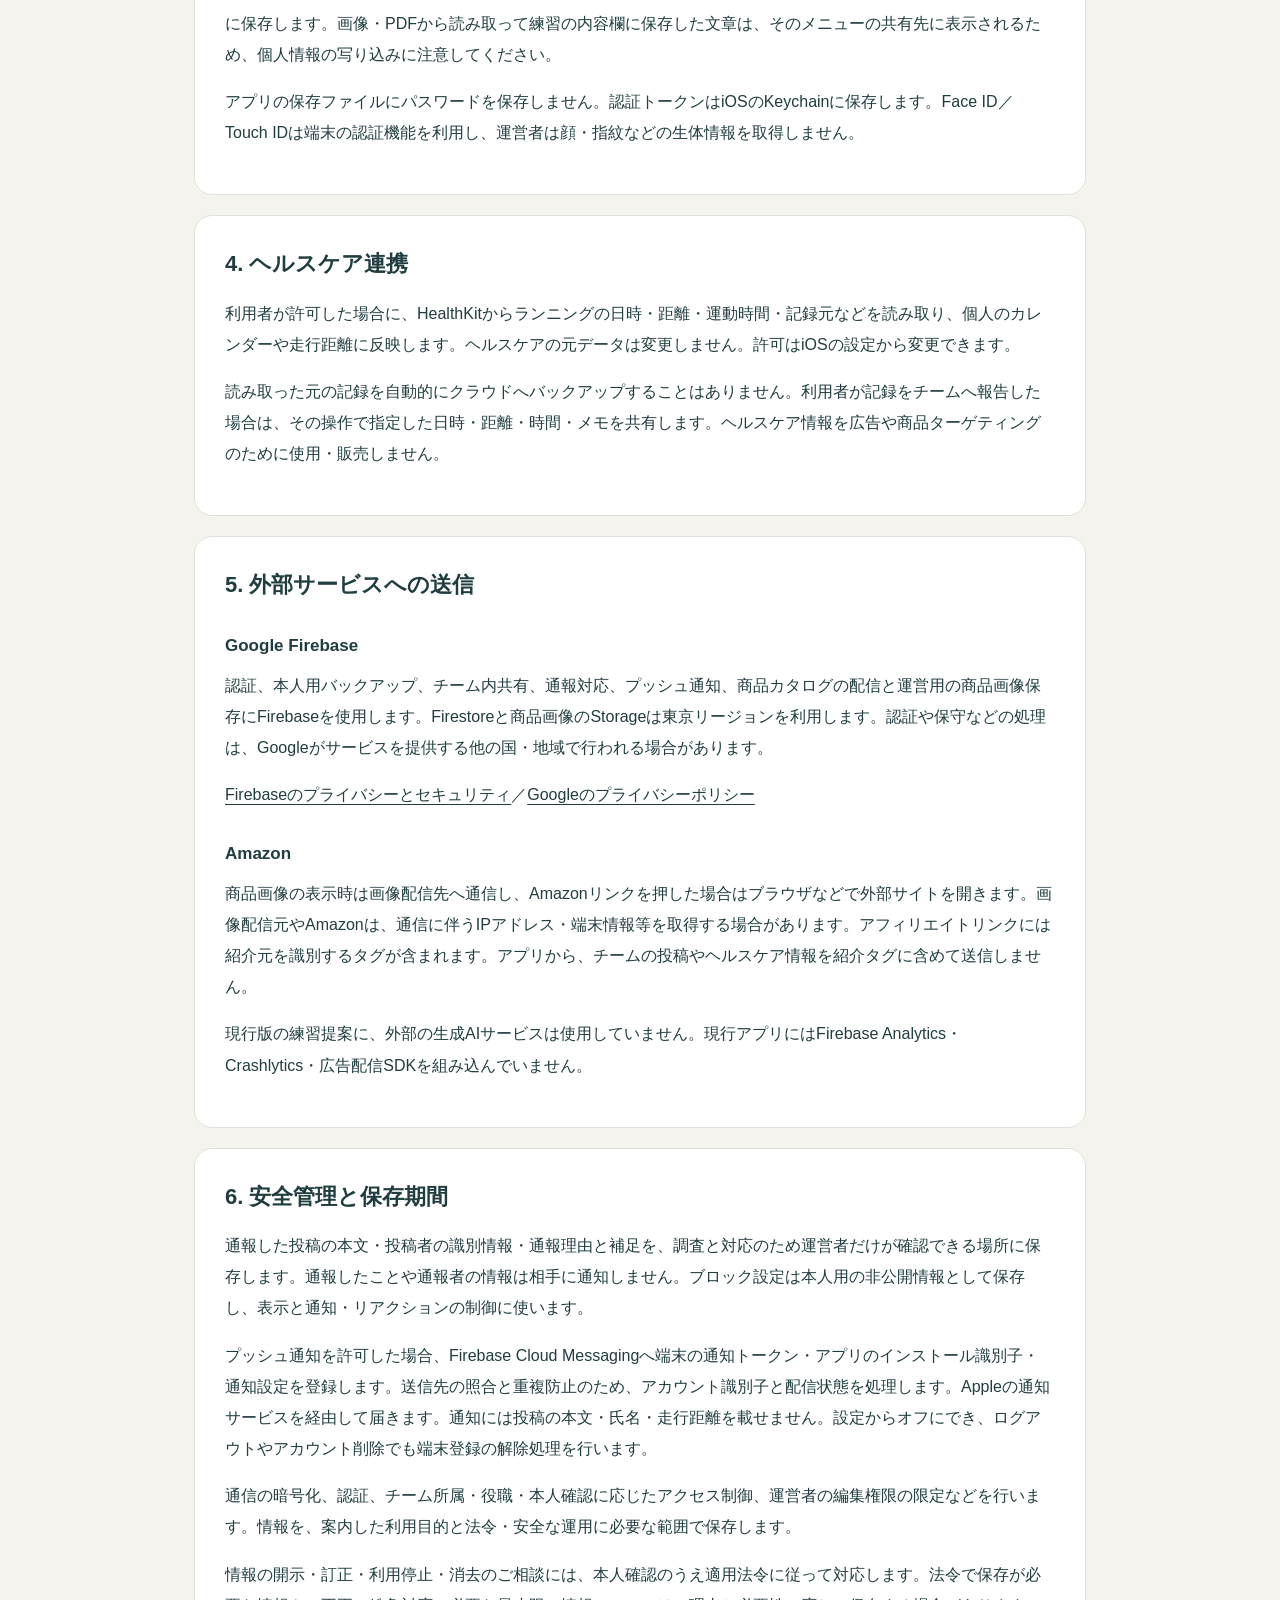
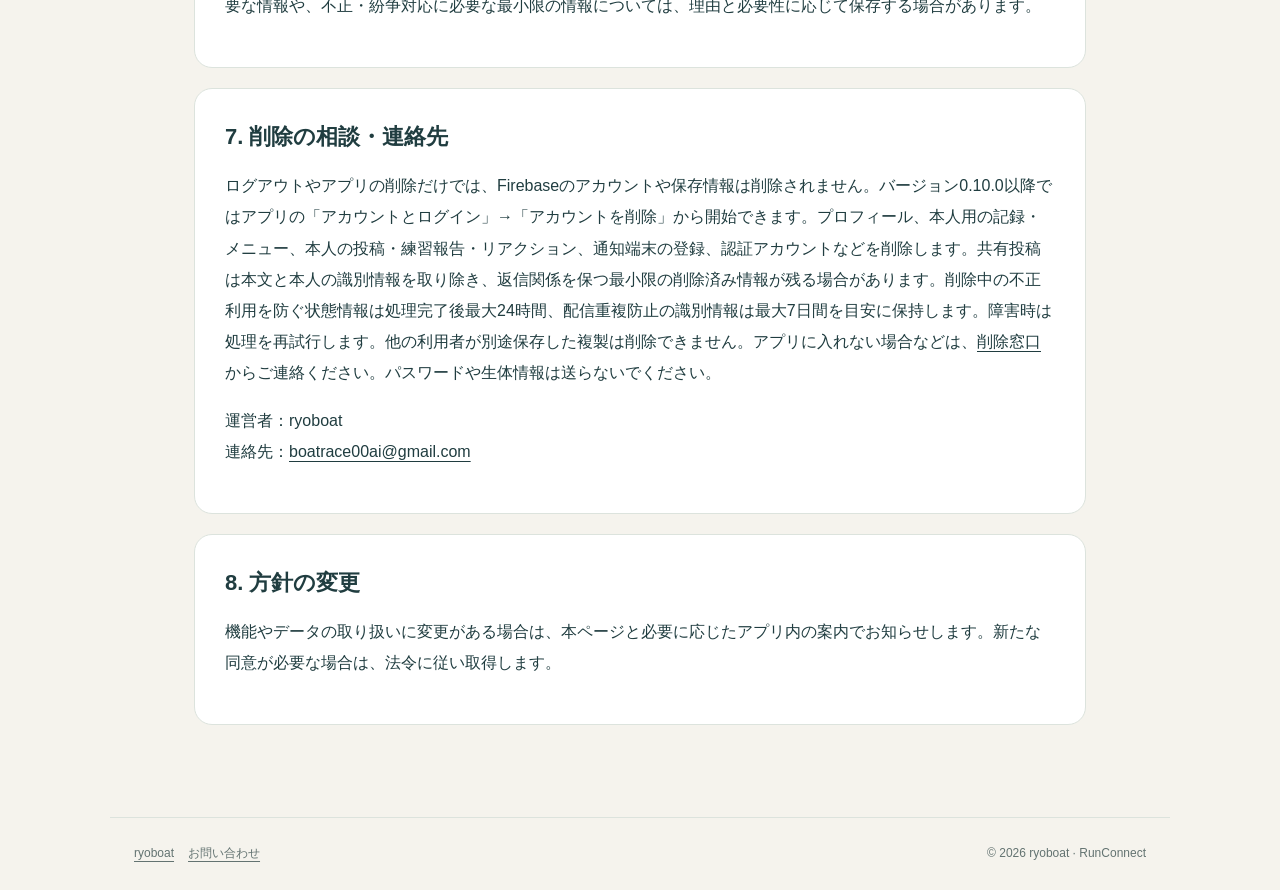
<file: runconnect/privacy.html>
<!doctype html><html lang="ja"><head><meta charset="utf-8"><meta name="viewport" content="width=device-width,initial-scale=1"><title>プライバシーポリシー｜RunConnect｜ryoboat</title><meta name="description" content="どの情報を保存し、チームと何を共有するかを説明します。"><link rel="canonical" href="https://www.ryoboat.com/runconnect/privacy.html"><link rel="icon" href="../icons/runconnect.svg" type="image/svg+xml"><link rel="stylesheet" href="legal.css"></head><body><header><div class="bar"><a class="brand" href="./"><img src="../icons/runconnect.svg" alt="" width="40" height="40">RunConnect</a><a class="studio" href="../#apps">ryoboatのアプリ紹介へ ↗</a></div></header><main><div class="eyebrow">RUN TOGETHER, AT YOUR PACE.</div><h1>プライバシーポリシー</h1><p class="lead">どの情報を保存し、チームと何を共有するかを説明します。</p><nav class="nav" aria-label="RunConnectの案内"><a href="index.html">アプリ紹介</a><a href="terms.html">利用規約</a><a href="privacy.html" aria-current="page">プライバシー</a><a href="community.html">コミュニティ</a><a href="support.html">サポート</a></nav><p class="date">制定・更新：2026年10月22日 · 運営者：ryoboat</p><section class="section"><h2>1. 取得する情報と目的</h2><div class="scroll"><table><thead><tr><th>情報</th><th>主な利用目的・保存範囲</th></tr></thead><tbody><tr><td>メールアドレス・認証情報</td><td>Firebase Authenticationによる登録、ログイン、メール確認、パスワード再設定、不正利用の防止。認証用UIDとトークンを利用します。</td></tr><tr><td>プロフィール・目標</td><td>ニックネーム、キャラクター番号、目標距離・タイム、レース名・日付、練習習慣、月間目標。表示・練習提案・本人用バックアップに利用します。</td></tr><tr><td>手入力の練習記録・個人メニュー</td><td>日時・距離・時間・メモ・練習内容を、カレンダー・グラフ・本人用バックアップに利用します。</td></tr><tr><td>チームの情報・投稿</td><td>所属、役職、参加申請、練習予定、報告、掲示板、連絡板、返信、リアクション。承認済みメンバーの共有と管理に利用します。</td></tr><tr><td>設定・お気に入り</td><td>通知設定、商品のお気に入り、目標の共有設定などを、表示・復元に利用します。</td></tr><tr><td>問い合わせ情報</td><td>連絡先・問い合わせ内容・必要な調査情報を、相談、本人確認、不具合対応に利用します。</td></tr></tbody></table></div></section><section class="section"><h2>2. チームと共有する範囲</h2><ul><li>ニックネーム・キャラクター番号・役職などはチーム内に表示します。</li><li>チームに報告した記録の日時・距離・時間・メモ、共有メニュー、掲示板・連絡板の投稿とリアクションを、承認済みメンバーに表示します。</li><li>目標の共有は初期状態ではオフです。オンにした場合、目標タイム・レース情報・練習習慣などの目標情報をチームに表示します。</li><li>公開チームの名前・紹介・共通目標は検索対象です。参加承認前に、チームの掲示板や個人の練習記録は公開しません。</li><li>運営者は、保守・問い合わせ対応・不正対応に必要な場合に保存情報を確認することがあります。</li></ul></section><section class="section"><h2>3. 端末内に保存する情報</h2><p>プロフィール写真、読み取ったPDF・画像の原本、Appleヘルスケアから取り込んだ元の記録は、現行版では端末内に保存します。画像・PDFから読み取って練習の内容欄に保存した文章は、そのメニューの共有先に表示されるため、個人情報の写り込みに注意してください。</p><p>アプリの保存ファイルにパスワードを保存しません。認証トークンはiOSのKeychainに保存します。Face ID／Touch IDは端末の認証機能を利用し、運営者は顔・指紋などの生体情報を取得しません。</p></section><section class="section"><h2>4. ヘルスケア連携</h2><p>利用者が許可した場合に、HealthKitからランニングの日時・距離・運動時間・記録元などを読み取り、個人のカレンダーや走行距離に反映します。ヘルスケアの元データは変更しません。許可はiOSの設定から変更できます。</p><p>読み取った元の記録を自動的にクラウドへバックアップすることはありません。利用者が記録をチームへ報告した場合は、その操作で指定した日時・距離・時間・メモを共有します。ヘルスケア情報を広告や商品ターゲティングのために使用・販売しません。</p></section><section class="section"><h2>5. 外部サービスへの送信</h2><h3>Google Firebase</h3><p>認証、本人用バックアップ、チーム内共有、通報対応、プッシュ通知、商品カタログの配信と運営用の商品画像保存にFirebaseを使用します。Firestoreと商品画像のStorageは東京リージョンを利用します。認証や保守などの処理は、Googleがサービスを提供する他の国・地域で行われる場合があります。</p><p><a href="https://firebase.google.com/support/privacy" rel="noopener noreferrer">Firebaseのプライバシーとセキュリティ</a>／<a href="https://policies.google.com/privacy?hl=ja" rel="noopener noreferrer">Googleのプライバシーポリシー</a></p><h3>Amazon</h3><p>商品画像の表示時は画像配信先へ通信し、Amazonリンクを押した場合はブラウザなどで外部サイトを開きます。画像配信元やAmazonは、通信に伴うIPアドレス・端末情報等を取得する場合があります。アフィリエイトリンクには紹介元を識別するタグが含まれます。アプリから、チームの投稿やヘルスケア情報を紹介タグに含めて送信しません。</p><p>現行版の練習提案に、外部の生成AIサービスは使用していません。現行アプリにはFirebase Analytics・Crashlytics・広告配信SDKを組み込んでいません。</p></section><section class="section"><h2>6. 安全管理と保存期間</h2><p>通報した投稿の本文・投稿者の識別情報・通報理由と補足を、調査と対応のため運営者だけが確認できる場所に保存します。通報したことや通報者の情報は相手に通知しません。ブロック設定は本人用の非公開情報として保存し、表示と通知・リアクションの制御に使います。</p><p>プッシュ通知を許可した場合、Firebase Cloud Messagingへ端末の通知トークン・アプリのインストール識別子・通知設定を登録します。送信先の照合と重複防止のため、アカウント識別子と配信状態を処理します。Appleの通知サービスを経由して届きます。通知には投稿の本文・氏名・走行距離を載せません。設定からオフにでき、ログアウトやアカウント削除でも端末登録の解除処理を行います。</p><p>通信の暗号化、認証、チーム所属・役職・本人確認に応じたアクセス制御、運営者の編集権限の限定などを行います。情報を、案内した利用目的と法令・安全な運用に必要な範囲で保存します。</p><p>情報の開示・訂正・利用停止・消去のご相談には、本人確認のうえ適用法令に従って対応します。法令で保存が必要な情報や、不正・紛争対応に必要な最小限の情報については、理由と必要性に応じて保存する場合があります。</p></section><section class="section"><h2>7. 削除の相談・連絡先</h2><p>ログアウトやアプリの削除だけでは、Firebaseのアカウントや保存情報は削除されません。バージョン0.10.0以降ではアプリの「アカウントとログイン」→「アカウントを削除」から開始できます。プロフィール、本人用の記録・メニュー、本人の投稿・練習報告・リアクション、通知端末の登録、認証アカウントなどを削除します。共有投稿は本文と本人の識別情報を取り除き、返信関係を保つ最小限の削除済み情報が残る場合があります。削除中の不正利用を防ぐ状態情報は処理完了後最大24時間、配信重複防止の識別情報は最大7日間を目安に保持します。障害時は処理を再試行します。他の利用者が別途保存した複製は削除できません。アプリに入れない場合などは、<a href="support.html#deletion">削除窓口</a>からご連絡ください。パスワードや生体情報は送らないでください。</p><p>運営者：ryoboat<br>連絡先：<a class="email" href="mailto:boatrace00ai@gmail.com">boatrace00ai@gmail.com</a></p></section><section class="section"><h2>8. 方針の変更</h2><p>機能やデータの取り扱いに変更がある場合は、本ページと必要に応じたアプリ内の案内でお知らせします。新たな同意が必要な場合は、法令に従い取得します。</p></section></main><footer><div><a href="../">ryoboat</a><a href="support.html">お問い合わせ</a></div><div>© 2026 ryoboat · RunConnect</div></footer></body></html>
</file>
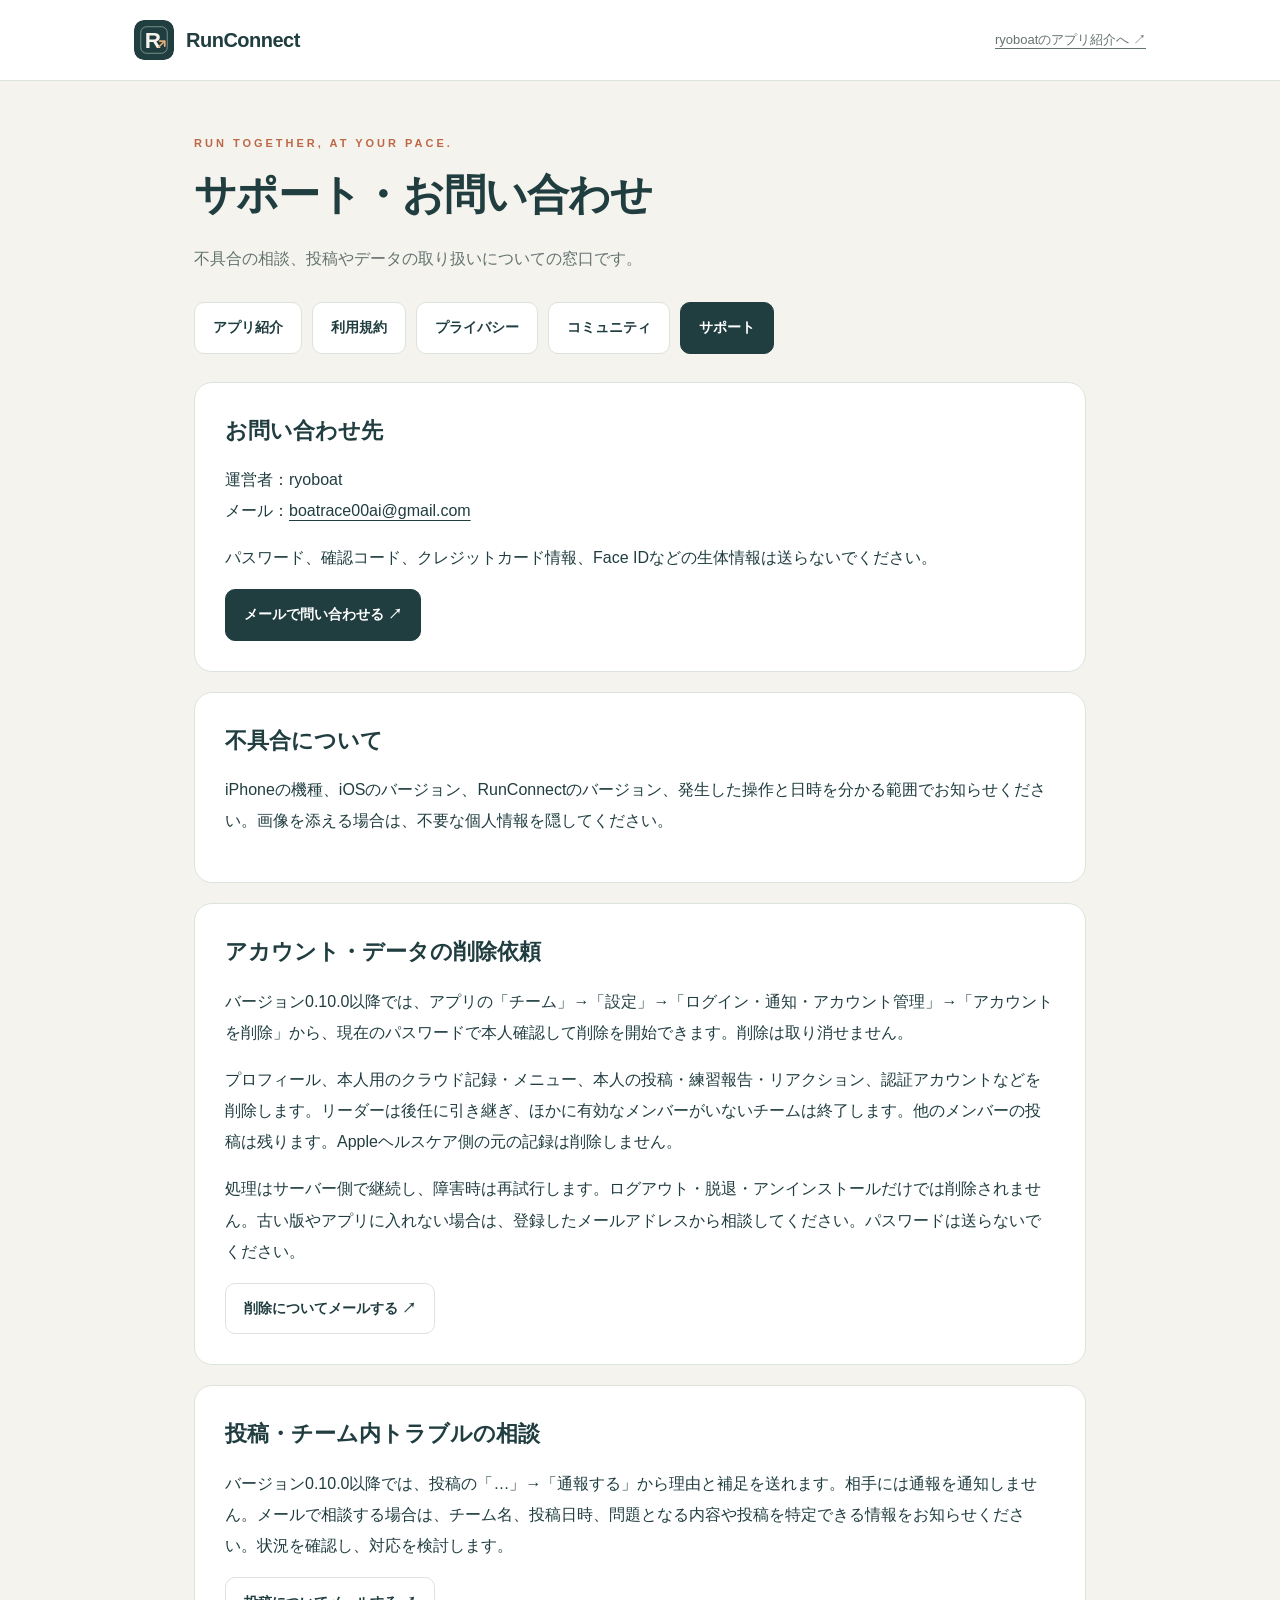
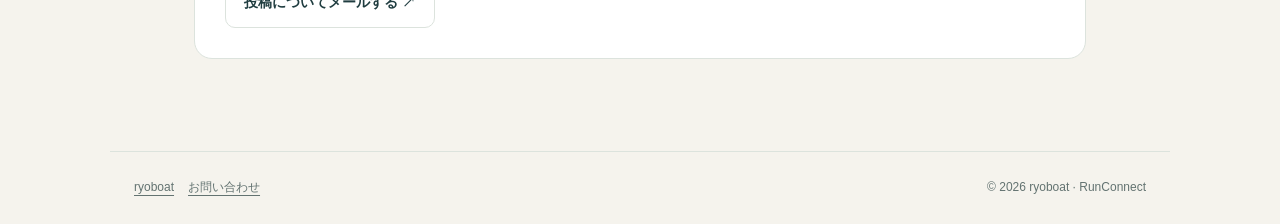
<file: runconnect/support.html>
<!doctype html><html lang="ja"><head><meta charset="utf-8"><meta name="viewport" content="width=device-width,initial-scale=1"><title>サポート・お問い合わせ｜RunConnect｜ryoboat</title><meta name="description" content="不具合の相談、投稿やデータの取り扱いについての窓口です。"><link rel="canonical" href="https://www.ryoboat.com/runconnect/support.html"><link rel="icon" href="../icons/runconnect.svg" type="image/svg+xml"><link rel="stylesheet" href="legal.css"></head><body><header><div class="bar"><a class="brand" href="./"><img src="../icons/runconnect.svg" alt="" width="40" height="40">RunConnect</a><a class="studio" href="../#apps">ryoboatのアプリ紹介へ ↗</a></div></header><main><div class="eyebrow">RUN TOGETHER, AT YOUR PACE.</div><h1>サポート・お問い合わせ</h1><p class="lead">不具合の相談、投稿やデータの取り扱いについての窓口です。</p><nav class="nav" aria-label="RunConnectの案内"><a href="index.html">アプリ紹介</a><a href="terms.html">利用規約</a><a href="privacy.html">プライバシー</a><a href="community.html">コミュニティ</a><a href="support.html" aria-current="page">サポート</a></nav><section class="section"><h2>お問い合わせ先</h2><p>運営者：ryoboat<br>メール：<a class="email" href="mailto:boatrace00ai@gmail.com">boatrace00ai@gmail.com</a></p><p>パスワード、確認コード、クレジットカード情報、Face IDなどの生体情報は送らないでください。</p><a class="button primary" href="mailto:boatrace00ai@gmail.com?subject=RunConnectのお問い合わせ">メールで問い合わせる ↗</a></section><section class="section"><h2>不具合について</h2><p>iPhoneの機種、iOSのバージョン、RunConnectのバージョン、発生した操作と日時を分かる範囲でお知らせください。画像を添える場合は、不要な個人情報を隠してください。</p></section><section class="section" id="deletion"><h2>アカウント・データの削除依頼</h2><p>バージョン0.10.0以降では、アプリの「チーム」→「設定」→「ログイン・通知・アカウント管理」→「アカウントを削除」から、現在のパスワードで本人確認して削除を開始できます。削除は取り消せません。</p><p>プロフィール、本人用のクラウド記録・メニュー、本人の投稿・練習報告・リアクション、認証アカウントなどを削除します。リーダーは後任に引き継ぎ、ほかに有効なメンバーがいないチームは終了します。他のメンバーの投稿は残ります。Appleヘルスケア側の元の記録は削除しません。</p><p>処理はサーバー側で継続し、障害時は再試行します。ログアウト・脱退・アンインストールだけでは削除されません。古い版やアプリに入れない場合は、登録したメールアドレスから相談してください。パスワードは送らないでください。</p><a class="button" href="mailto:boatrace00ai@gmail.com?subject=RunConnect%20アカウント削除依頼">削除についてメールする ↗</a></section><section class="section" id="report"><h2>投稿・チーム内トラブルの相談</h2><p>バージョン0.10.0以降では、投稿の「…」→「通報する」から理由と補足を送れます。相手には通報を通知しません。メールで相談する場合は、チーム名、投稿日時、問題となる内容や投稿を特定できる情報をお知らせください。状況を確認し、対応を検討します。</p><a class="button" href="mailto:boatrace00ai@gmail.com?subject=RunConnect%20投稿についての相談">投稿についてメールする ↗</a></section></main><footer><div><a href="../">ryoboat</a><a href="support.html">お問い合わせ</a></div><div>© 2026 ryoboat · RunConnect</div></footer></body></html>
</file>
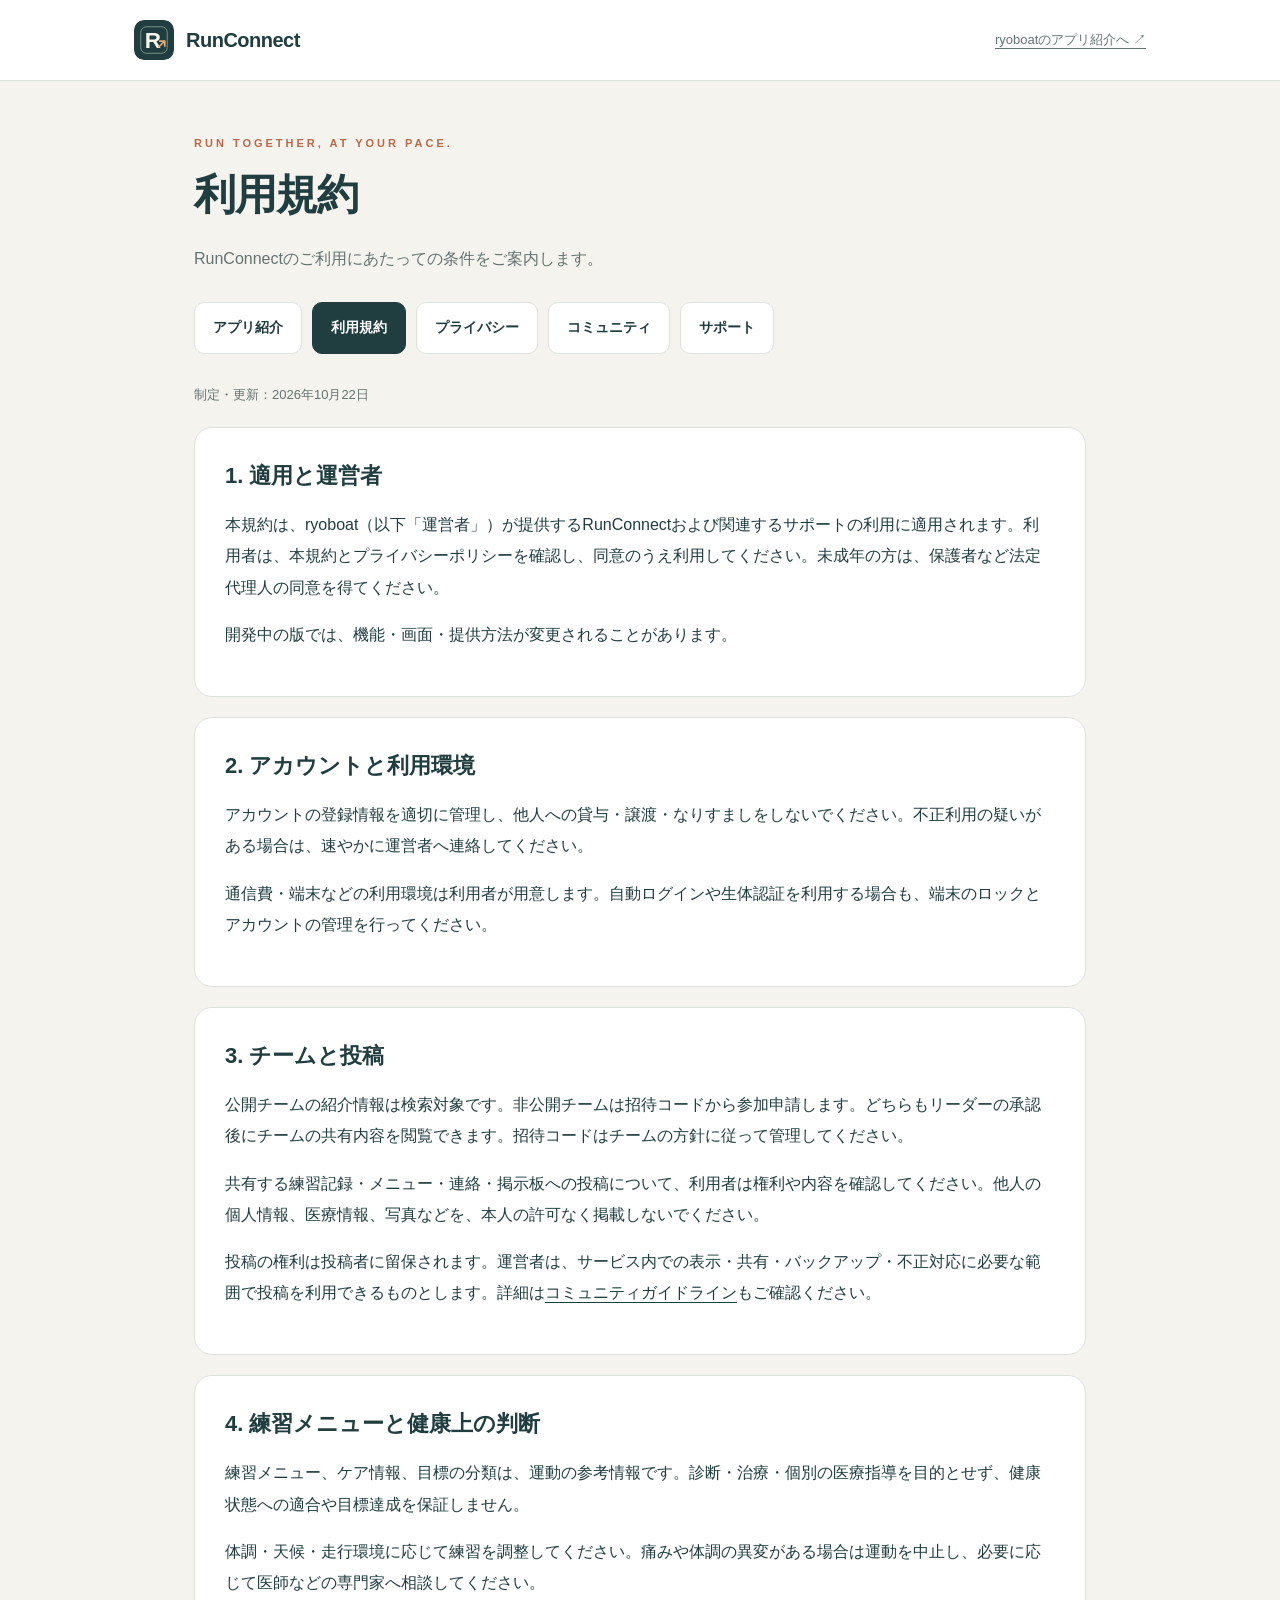
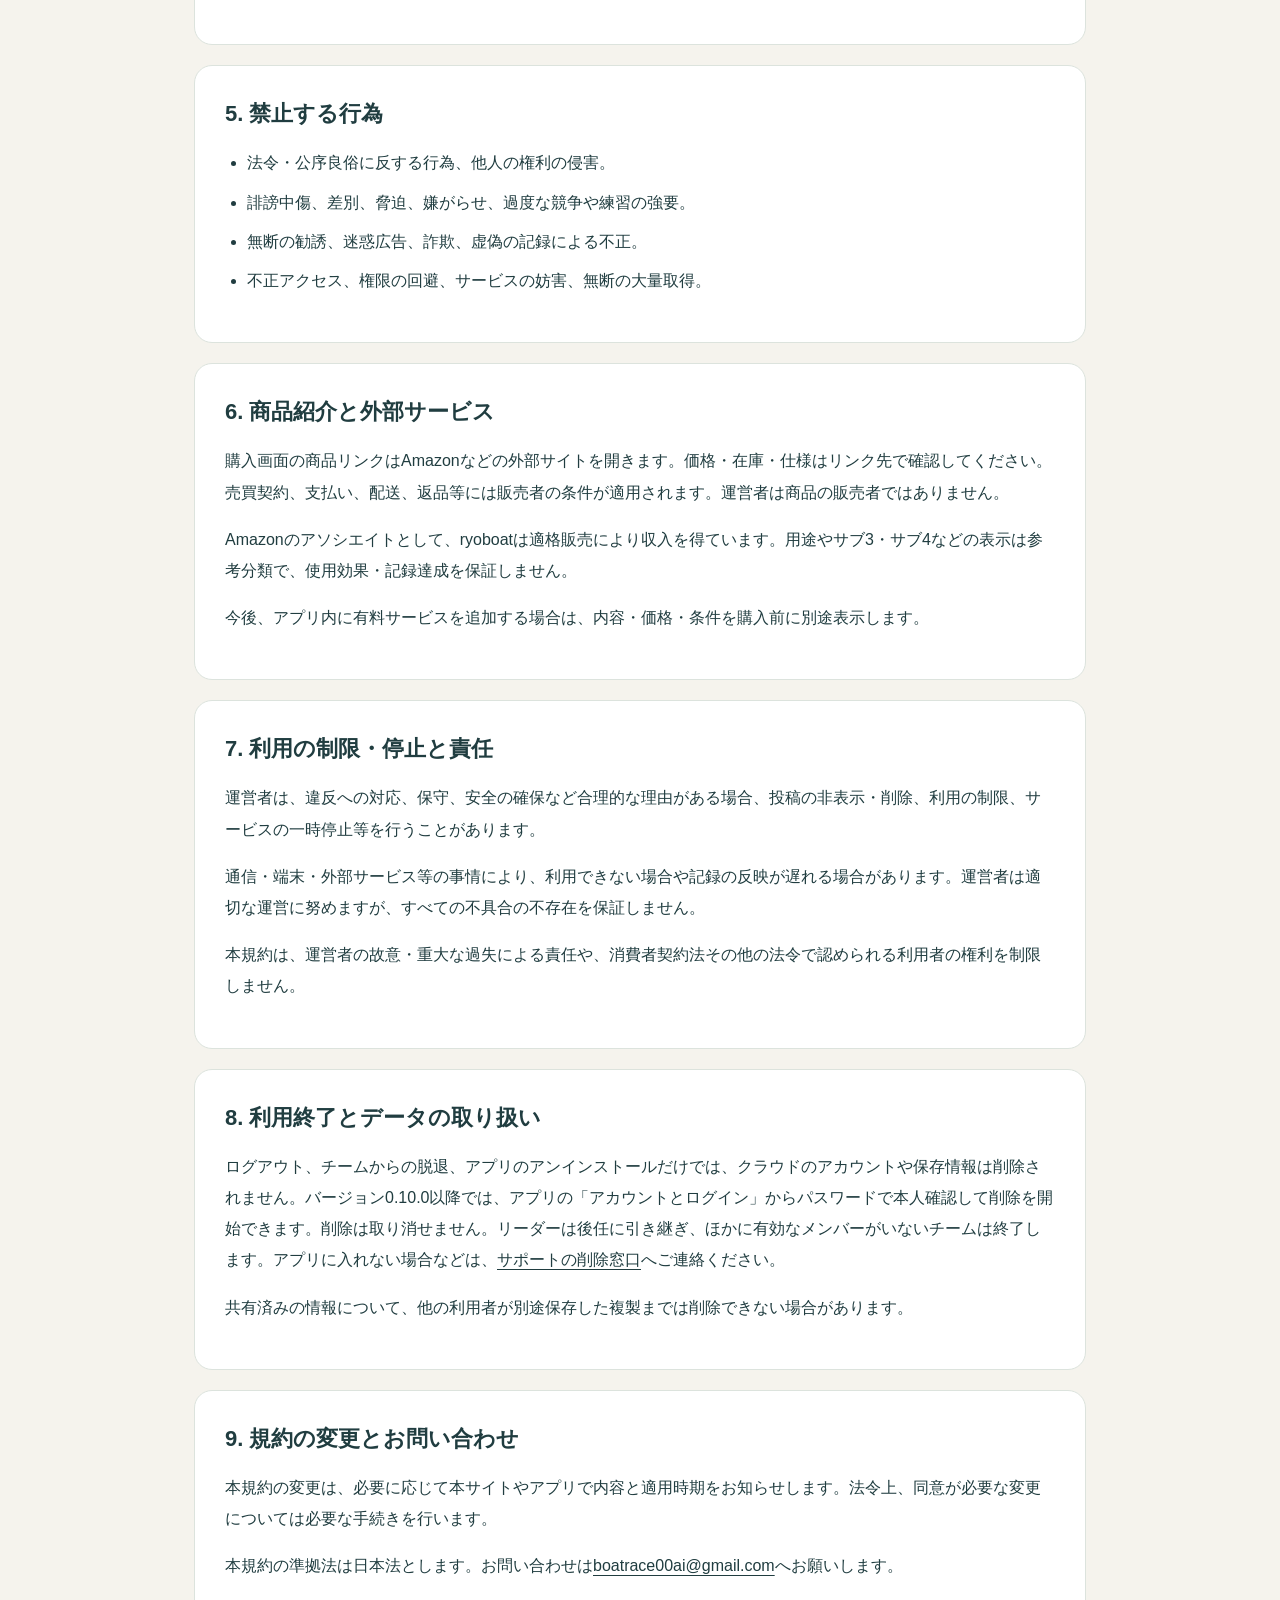
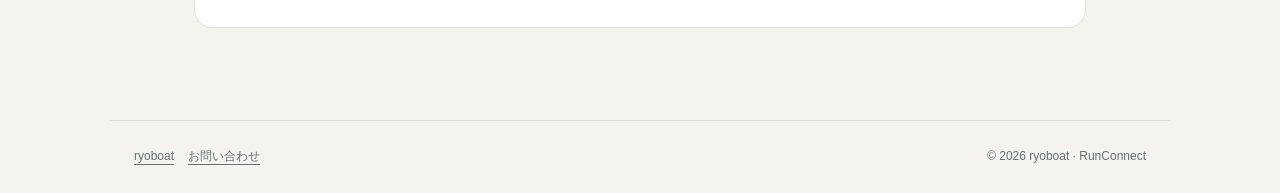
<file: runconnect/terms.html>
<!doctype html><html lang="ja"><head><meta charset="utf-8"><meta name="viewport" content="width=device-width,initial-scale=1"><title>利用規約｜RunConnect｜ryoboat</title><meta name="description" content="RunConnectのご利用にあたっての条件をご案内します。"><link rel="canonical" href="https://www.ryoboat.com/runconnect/terms.html"><link rel="icon" href="../icons/runconnect.svg" type="image/svg+xml"><link rel="stylesheet" href="legal.css"></head><body><header><div class="bar"><a class="brand" href="./"><img src="../icons/runconnect.svg" alt="" width="40" height="40">RunConnect</a><a class="studio" href="../#apps">ryoboatのアプリ紹介へ ↗</a></div></header><main><div class="eyebrow">RUN TOGETHER, AT YOUR PACE.</div><h1>利用規約</h1><p class="lead">RunConnectのご利用にあたっての条件をご案内します。</p><nav class="nav" aria-label="RunConnectの案内"><a href="index.html">アプリ紹介</a><a href="terms.html" aria-current="page">利用規約</a><a href="privacy.html">プライバシー</a><a href="community.html">コミュニティ</a><a href="support.html">サポート</a></nav><p class="date">制定・更新：2026年10月22日</p><section class="section"><h2>1. 適用と運営者</h2><p>本規約は、ryoboat（以下「運営者」）が提供するRunConnectおよび関連するサポートの利用に適用されます。利用者は、本規約とプライバシーポリシーを確認し、同意のうえ利用してください。未成年の方は、保護者など法定代理人の同意を得てください。</p><p>開発中の版では、機能・画面・提供方法が変更されることがあります。</p></section><section class="section"><h2>2. アカウントと利用環境</h2><p>アカウントの登録情報を適切に管理し、他人への貸与・譲渡・なりすましをしないでください。不正利用の疑いがある場合は、速やかに運営者へ連絡してください。</p><p>通信費・端末などの利用環境は利用者が用意します。自動ログインや生体認証を利用する場合も、端末のロックとアカウントの管理を行ってください。</p></section><section class="section"><h2>3. チームと投稿</h2><p>公開チームの紹介情報は検索対象です。非公開チームは招待コードから参加申請します。どちらもリーダーの承認後にチームの共有内容を閲覧できます。招待コードはチームの方針に従って管理してください。</p><p>共有する練習記録・メニュー・連絡・掲示板への投稿について、利用者は権利や内容を確認してください。他人の個人情報、医療情報、写真などを、本人の許可なく掲載しないでください。</p><p>投稿の権利は投稿者に留保されます。運営者は、サービス内での表示・共有・バックアップ・不正対応に必要な範囲で投稿を利用できるものとします。詳細は<a href="community.html">コミュニティガイドライン</a>もご確認ください。</p></section><section class="section"><h2>4. 練習メニューと健康上の判断</h2><p>練習メニュー、ケア情報、目標の分類は、運動の参考情報です。診断・治療・個別の医療指導を目的とせず、健康状態への適合や目標達成を保証しません。</p><p>体調・天候・走行環境に応じて練習を調整してください。痛みや体調の異変がある場合は運動を中止し、必要に応じて医師などの専門家へ相談してください。</p></section><section class="section"><h2>5. 禁止する行為</h2><ul><li>法令・公序良俗に反する行為、他人の権利の侵害。</li><li>誹謗中傷、差別、脅迫、嫌がらせ、過度な競争や練習の強要。</li><li>無断の勧誘、迷惑広告、詐欺、虚偽の記録による不正。</li><li>不正アクセス、権限の回避、サービスの妨害、無断の大量取得。</li></ul></section><section class="section"><h2>6. 商品紹介と外部サービス</h2><p>購入画面の商品リンクはAmazonなどの外部サイトを開きます。価格・在庫・仕様はリンク先で確認してください。売買契約、支払い、配送、返品等には販売者の条件が適用されます。運営者は商品の販売者ではありません。</p><p>Amazonのアソシエイトとして、ryoboatは適格販売により収入を得ています。用途やサブ3・サブ4などの表示は参考分類で、使用効果・記録達成を保証しません。</p><p>今後、アプリ内に有料サービスを追加する場合は、内容・価格・条件を購入前に別途表示します。</p></section><section class="section"><h2>7. 利用の制限・停止と責任</h2><p>運営者は、違反への対応、保守、安全の確保など合理的な理由がある場合、投稿の非表示・削除、利用の制限、サービスの一時停止等を行うことがあります。</p><p>通信・端末・外部サービス等の事情により、利用できない場合や記録の反映が遅れる場合があります。運営者は適切な運営に努めますが、すべての不具合の不存在を保証しません。</p><p>本規約は、運営者の故意・重大な過失による責任や、消費者契約法その他の法令で認められる利用者の権利を制限しません。</p></section><section class="section"><h2>8. 利用終了とデータの取り扱い</h2><p>ログアウト、チームからの脱退、アプリのアンインストールだけでは、クラウドのアカウントや保存情報は削除されません。バージョン0.10.0以降では、アプリの「アカウントとログイン」からパスワードで本人確認して削除を開始できます。削除は取り消せません。リーダーは後任に引き継ぎ、ほかに有効なメンバーがいないチームは終了します。アプリに入れない場合などは、<a href="support.html#deletion">サポートの削除窓口</a>へご連絡ください。</p><p>共有済みの情報について、他の利用者が別途保存した複製までは削除できない場合があります。</p></section><section class="section"><h2>9. 規約の変更とお問い合わせ</h2><p>本規約の変更は、必要に応じて本サイトやアプリで内容と適用時期をお知らせします。法令上、同意が必要な変更については必要な手続きを行います。</p><p>本規約の準拠法は日本法とします。お問い合わせは<a class="email" href="mailto:boatrace00ai@gmail.com">boatrace00ai@gmail.com</a>へお願いします。</p></section></main><footer><div><a href="../">ryoboat</a><a href="support.html">お問い合わせ</a></div><div>© 2026 ryoboat · RunConnect</div></footer></body></html>
</file>
<file: orbitpinball/assets/style.css>
/* Orbit Pinball 公式ページ共通のスタイル（色はアプリの盤面と表示に合わせた濃紺・ミント・アンバー） */
:root {
  --navy: #08101f;
  --blue: #1d8f72;
  --orange: #ff9f45;
  --cream: #8bf3ce;
  --bg: #f5f7fb;
  --card: #ffffff;
  --ink: #0e1630;
  --muted: #566078;
  --line: #dde3ef;
  --tint: #e6f8f1;
  --link: #0f7a5f;
  color-scheme: light dark;
}

@media (prefers-color-scheme: dark) {
  :root {
    --bg: #090f20;
    --card: #111a33;
    --ink: #eef2fb;
    --muted: #9ba7c3;
    --line: #243152;
    --tint: #15224a;
    --link: #8bf3ce;
  }
}

* { box-sizing: border-box; }

body {
  margin: 0;
  background: var(--bg);
  color: var(--ink);
  font-family: -apple-system, BlinkMacSystemFont, "Hiragino Sans", "Hiragino Kaku Gothic ProN", "Noto Sans JP", "Yu Gothic", sans-serif;
  line-height: 1.8;
  -webkit-text-size-adjust: 100%;
}

a { color: var(--link); }

.topbar {
  background: var(--navy);
  color: #fff;
}

.topbar .inner {
  max-width: 960px;
  margin: 0 auto;
  padding: 12px 16px;
  display: flex;
  align-items: center;
  justify-content: space-between;
  gap: 12px;
  flex-wrap: wrap;
}

.brand {
  display: flex;
  align-items: center;
  gap: 10px;
  color: #fff;
  text-decoration: none;
  font-weight: 800;
  letter-spacing: .02em;
}

.brand img { width: 36px; height: 36px; border-radius: 9px; }

.topbar nav { display: flex; flex-wrap: wrap; gap: 4px 16px; font-size: .9rem; }
.topbar nav a { color: #c6efe2; text-decoration: none; }
.topbar nav a:hover, .topbar nav a[aria-current="page"] { color: #fff; text-decoration: underline; }

main { max-width: 760px; margin: 0 auto; padding: 36px 16px 64px; }

h1 { font-size: clamp(1.6rem, 5vw, 2.2rem); line-height: 1.3; margin: 0 0 8px; }
h2 { font-size: 1.15rem; margin: 0 0 10px; }
h3 { font-size: 1rem; margin: 18px 0 6px; }
p { margin: 0 0 12px; }
ul, ol { margin: 0 0 12px; padding-left: 1.4em; }
li { margin: 2px 0; }

.lead { color: var(--muted); }
.date { color: var(--muted); font-size: .9rem; }

.card {
  background: var(--card);
  border: 1px solid var(--line);
  border-radius: 16px;
  padding: 20px;
  margin-top: 18px;
}

.card > :last-child { margin-bottom: 0; }

table.info { width: 100%; border-collapse: collapse; }
table.info th, table.info td { text-align: left; vertical-align: top; padding: 12px 8px; border-bottom: 1px solid var(--line); }
table.info th { width: 34%; color: var(--muted); font-weight: 600; }
table.info tr:last-child th, table.info tr:last-child td { border-bottom: 0; }

@media (max-width: 560px) {
  table.info th, table.info td { display: block; width: 100%; padding: 4px 0; border: 0; }
  table.info th { padding-top: 12px; }
  table.info tr { display: block; border-bottom: 1px solid var(--line); padding-bottom: 10px; }
  table.info tr:last-child { border-bottom: 0; }
}

.faq h3 { color: var(--ink); }
.faq h3::before { content: "Q. "; color: var(--orange); }

.mail {
  display: inline-block;
  margin-top: 4px;
  padding: 10px 16px;
  border-radius: 999px;
  background: var(--blue);
  color: #fff;
  font-weight: 700;
  text-decoration: none;
  word-break: break-all;
}

footer.site {
  border-top: 1px solid var(--line);
  color: var(--muted);
  font-size: .85rem;
}

footer.site .inner { max-width: 960px; margin: 0 auto; padding: 24px 16px 40px; }
footer.site nav { display: flex; flex-wrap: wrap; gap: 4px 16px; margin-bottom: 10px; }
footer.site a { color: var(--muted); }

/* トップページ */
.hero {
  position: relative;
  overflow: hidden;
  color: #fff;
  background: radial-gradient(120% 90% at 85% 10%, #3b2a7a 0%, rgba(59,42,122,0) 55%), linear-gradient(160deg, #060b16 0%, #0b1a3a 60%, #13305e 100%);
}

.hero::after {
  content: "";
  position: absolute;
  left: -10%;
  right: -10%;
  bottom: -60px;
  height: 140px;
  background: var(--cream);
  border-radius: 50% 50% 0 0 / 100% 100% 0 0;
  opacity: .12;
}

.hero .inner {
  position: relative;
  z-index: 1;
  max-width: 960px;
  margin: 0 auto;
  padding: 56px 16px 72px;
  display: grid;
  gap: 18px;
  justify-items: start;
}

.hero .icon { width: 112px; height: 112px; border-radius: 25px; box-shadow: 0 10px 30px rgba(0, 0, 0, .35); }
.hero h1 { font-size: clamp(2.2rem, 9vw, 3.4rem); margin: 0; letter-spacing: .02em; }
.hero .tagline { font-size: clamp(1.05rem, 3.6vw, 1.35rem); font-weight: 700; margin: 0; }
.hero .copy { color: #c9d6ee; margin: 0; max-width: 34em; }

.badge {
  display: inline-flex;
  align-items: center;
  gap: 8px;
  padding: 10px 18px;
  border-radius: 999px;
  background: var(--orange);
  color: #fff;
  font-weight: 800;
  text-decoration: none;
}

.section { max-width: 960px; margin: 0 auto; padding: 48px 16px 8px; }
.section > h2 { font-size: 1.4rem; margin-bottom: 18px; }

.features { display: grid; grid-template-columns: repeat(auto-fit, minmax(260px, 1fr)); gap: 14px; }
.feature { background: var(--card); border: 1px solid var(--line); border-radius: 16px; padding: 18px; }
.feature h3 { margin: 0 0 6px; font-size: 1.05rem; }
.feature h3 span { color: var(--orange); margin-right: 6px; }
.feature p { margin: 0; color: var(--muted); font-size: .95rem; }

.shots { display: flex; gap: 14px; overflow-x: auto; padding-bottom: 8px; scroll-snap-type: x mandatory; }
.shots img { height: 420px; width: auto; border-radius: 18px; scroll-snap-align: start; border: 1px solid var(--line); }

@media (max-width: 560px) {
  .shots img { height: 360px; }
}

.note { color: var(--muted); font-size: .9rem; }

.badge { color: #08101f; }
.mail { color: #fff; }
.hero h1 { font-family: ui-rounded, -apple-system, BlinkMacSystemFont, sans-serif; letter-spacing: .06em; }
.hero .eyebrow { margin: 0; font: 700 .78rem/1 ui-monospace, SFMono-Regular, Menlo, monospace; letter-spacing: .3em; color: var(--cream); }
</file>
<file: runconnect/legal.css>
:root{color-scheme:light;--paper:#f5f3ed;--card:#fff;--ink:#203d40;--muted:#637371;--line:#dce3dd;--accent:#bc6848}*{box-sizing:border-box}body{margin:0;background:var(--paper);color:var(--ink);font:16px/1.95 -apple-system,BlinkMacSystemFont,"Hiragino Kaku Gothic ProN","Yu Gothic",sans-serif}a{color:inherit;text-underline-offset:4px}a:focus-visible{outline:3px solid #bf704c;outline-offset:5px}header{border-bottom:1px solid var(--line);background:var(--card)}.bar{max-width:1060px;margin:auto;padding:20px 24px;display:flex;align-items:center;gap:12px;justify-content:space-between}.brand{display:flex;align-items:center;gap:12px;text-decoration:none;font-size:20px;font-weight:800;letter-spacing:-.5px}.brand img{width:40px;height:40px;border-radius:10px}.studio{font-size:13px;color:var(--muted)}main{max-width:940px;margin:0 auto;padding:52px 24px 72px}.eyebrow{font-size:11px;letter-spacing:3px;font-weight:700;color:var(--accent)}h1{font-size:clamp(28px,5vw,42px);line-height:1.4;letter-spacing:-1px;margin:12px 0 18px}h2{font-size:22px;line-height:1.6;margin:0 0 16px}h3{font-size:17px;margin:26px 0 8px}p{margin:0 0 16px}.lead{color:var(--muted);max-width:44em}.date{font-size:13px;color:var(--muted)}.nav{display:flex;flex-wrap:wrap;gap:10px;margin:28px 0}.nav a,.button{display:inline-flex;align-items:center;justify-content:center;padding:11px 18px;border:1px solid var(--line);background:var(--card);border-radius:10px;text-decoration:none;font-size:14px;font-weight:700;min-height:46px}.nav [aria-current=page],.button.primary{background:var(--ink);color:#fff;border-color:var(--ink)}.notice{padding:18px 22px;border-left:4px solid #bc6848;background:#f1e9dd;border-radius:0 12px 12px 0;margin:26px 0;color:#563e31;font-size:14px}.section{background:var(--card);border:1px solid var(--line);border-radius:18px;padding:30px;margin:20px 0}.section ul,.section ol{padding-left:1.4em;margin:0 0 16px}.section li+li{margin-top:8px}.grid{display:grid;grid-template-columns:repeat(2,minmax(0,1fr));gap:18px}.grid .section{margin:0}.label{display:inline-block;font-size:12px;letter-spacing:.03em;background:#e5eee6;color:#335d48;padding:3px 10px;border-radius:6px}.cards a{display:block;text-decoration:none}.cards p{color:var(--muted);font-size:14px;margin:8px 0 0}.cards h2{margin-bottom:0;font-size:19px}.cards .arrow{float:right;color:var(--accent)}table{border-collapse:collapse;width:100%;font-size:14px}th,td{padding:14px 10px;border-bottom:1px solid var(--line);text-align:left;vertical-align:top}th{font-weight:700;background:#f4f6f1}td:first-child{font-weight:700;min-width:115px}.scroll{overflow:auto}footer{max-width:1060px;margin:auto;padding:24px;color:var(--muted);font-size:12px;border-top:1px solid var(--line);display:flex;justify-content:space-between;gap:20px}footer a{margin-right:14px}.email{overflow-wrap:anywhere}@media(max-width:640px){main{padding:32px 18px 48px}.section{padding:24px 20px}.grid{grid-template-columns:1fr}.bar{padding:16px 18px}.studio{font-size:11px}.nav a{padding:10px 12px;font-size:12px}h2{font-size:19px}footer{display:block}footer div+div{margin-top:12px}}@media(prefers-reduced-motion:no-preference){html{scroll-behavior:smooth}}
</file>
<file: orbitpinball/play/css/style.css>
/* Orbit Pinball (web). Colours follow the iOS app's OrbitTheme. */
:root {
  --bg: #08101b; --panel: #111c2b; --mint: #8bf3ce; --orange: #ffad67; --muted: #7d99b0;
  --lcd: #03050b; --amber: #ffcc4a; --cyan: #78dbff; --ink: #e6f5fa;
  color-scheme: dark;
}
* { box-sizing: border-box; -webkit-tap-highlight-color: transparent; }
html, body { margin: 0; height: 100%; background: var(--bg); color: var(--ink); overflow: hidden; }
body { -webkit-touch-callout: none; font-family: -apple-system, BlinkMacSystemFont, "Hiragino Sans", "Hiragino Kaku Gothic ProN", "Noto Sans JP", "Yu Gothic", sans-serif; -webkit-user-select: none; user-select: none; overscroll-behavior: none; }
button { font: inherit; color: inherit; background: none; border: 0; cursor: pointer; }
.mono, .score, .label, .balls, .rank, .info, .mission, .caps, kbd { font-family: ui-monospace, SFMono-Regular, Menlo, Consolas, monospace; }

#app {
  height: 100%; height: 100dvh; margin: 0 auto; display: flex; flex-direction: column; gap: 7px;
  padding: max(6px, env(safe-area-inset-top)) 14px max(4px, env(safe-area-inset-bottom));
  width: 100%; max-width: min(780px, max(560px, 60dvh));
}
.top { display: flex; align-items: center; justify-content: space-between; height: 36px; flex: none; }
.logo { display: flex; align-items: center; gap: 9px; color: var(--ink); text-decoration: none; }
.logo .spark { font-size: 24px; color: var(--mint); transform: rotate(-15deg); }
.logo b { display: block; font: 900 16px/1.1 ui-rounded, -apple-system, sans-serif; letter-spacing: 2.5px; }
.logo small { display: block; font: 600 8px/1.3 ui-monospace, monospace; letter-spacing: 1.8px; color: var(--muted); }
.icons { display: flex; }
.icons button { width: 38px; height: 36px; color: var(--muted); font-size: 15px; font-weight: 700; }
.icons button:hover { color: var(--ink); }

.lcd { background: var(--lcd); border: 1.5px solid #3a3f46; border-top-color: #8c9096; border-radius: 14px; box-shadow: 0 2px 4px rgba(0,0,0,.6); flex: none; }
.score-panel { display: flex; justify-content: space-between; align-items: center; padding: 7px 13px; gap: 12px; }
.label { font-size: 9px; font-weight: 700; letter-spacing: 2px; color: var(--muted); display: flex; align-items: center; gap: 5px; }
.label i { width: 4px; height: 4px; border-radius: 50%; background: var(--mint); }
.label em { font-style: normal; color: var(--orange); }
.score { font-size: clamp(26px, 7.5vw, 36px); font-weight: 700; color: var(--amber); text-shadow: 0 0 6px rgba(255, 204, 74, .55); letter-spacing: -1px; font-variant-numeric: tabular-nums; white-space: nowrap; }
.score-right { text-align: right; display: grid; gap: 4px; }
.balls { display: flex; align-items: center; gap: 5px; justify-content: flex-end; font-size: 9px; color: var(--muted); font-weight: 700; }
.balls b { color: var(--ink); font-size: 12px; } .balls em { color: var(--mint); font-style: normal; font-size: 11px; }
.dots { display: inline-flex; gap: 3px; } .dots i { width: 5px; height: 5px; border-radius: 50%; background: rgba(255,255,255,.12); } .dots i.on { background: var(--orange); }
.rank { font-size: 9px; font-weight: 600; color: var(--mint); letter-spacing: .7px; }
.best span { display: block; font-size: 10px; font-weight: 600; color: var(--orange); }
.best b { font: 600 18px/1.1 ui-monospace, monospace; font-variant-numeric: tabular-nums; }

.mission-panel { display: flex; align-items: center; gap: 10px; padding: 4px 6px 4px 10px; min-height: 46px; border-radius: 10px; }
.mission-panel .bar { width: 3px; align-self: stretch; border-radius: 2px; background: var(--muted); }
.mission-panel .bar.active { background: var(--orange); }
.mission-text { flex: 1; min-width: 0; display: grid; gap: 2px; }
.info-row { display: flex; align-items: center; gap: 8px; }
.info { flex: 1; min-width: 0; font-size: 11px; font-weight: 700; color: var(--amber); white-space: nowrap; overflow: hidden; text-overflow: ellipsis; }
.info.idle { color: rgba(120, 219, 255, .75); } .info.active { color: var(--orange); }
.mission { font-size: 10px; font-weight: 500; color: var(--cyan); white-space: nowrap; overflow: hidden; text-overflow: ellipsis; }
.fuel { display: flex; align-items: center; gap: 4px; flex: none; }
.fuel small { font: 700 7px ui-monospace, monospace; color: var(--muted); }
#fuel { display: inline-flex; gap: 2px; } #fuel i { width: 3px; height: 8px; border-radius: 1px; background: rgba(255,255,255,.09); }
#fuel i.on { background: var(--mint); } #fuel.low i.on { background: var(--orange); }
.nudge { width: 34px; height: 38px; color: var(--muted); font-size: 18px; flex: none; }
.nudge:disabled { opacity: .35; }

.stage { position: relative; flex: 1; min-height: 0; border-radius: 20px; overflow: hidden; border: 1px solid rgba(255,255,255,.07); background: #060912; }
#table { position: absolute; inset: 0; width: 100%; height: 100%; display: block; touch-action: none; }
.hint { position: absolute; top: 10px; left: 50%; transform: translateX(-50%); padding: 9px 14px; border-radius: 999px; background: rgba(8,16,27,.94); color: var(--mint); font-size: 11px; font-weight: 500; white-space: nowrap; pointer-events: none; }
.overlay { position: absolute; inset: 0; display: flex; flex-direction: column; align-items: center; padding: 20px; gap: 14px; text-align: center; }
.overlay.center { justify-content: center; } .overlay.bottom { justify-content: flex-end; pointer-events: none; }
.overlay.dim { background: rgba(8, 16, 27, .87); }
.overlay h2 { margin: 0; font: 600 22px/1.4 ui-rounded, -apple-system, sans-serif; }
.overlay .row { display: flex; gap: 26px; } .caps { font-size: 11px; font-weight: 700; letter-spacing: 3px; }
.hidden { display: none !important; }
.card { background: rgba(8,16,27,.95); border-radius: 16px; padding: 18px 22px; display: grid; gap: 7px; justify-items: center; margin-bottom: 40px; }
.card small { font: 700 11px ui-monospace, monospace; letter-spacing: 3px; color: var(--mint); }
.card b { font: 500 26px ui-monospace, monospace; font-variant-numeric: tabular-nums; }
.card p { margin: 0; font-size: 11px; color: var(--muted); }
.card.go { border: 1px solid rgba(255,173,103,.4); } .card.go strong { font: 900 23px ui-rounded, sans-serif; letter-spacing: 3px; color: var(--orange); }
.meter { width: 160px; height: 4px; border-radius: 2px; background: rgba(255,255,255,.1); overflow: hidden; } .meter i { display: block; height: 100%; width: 0; background: var(--mint); }
.mint { color: var(--mint) !important; }
.primary { background: var(--mint); color: var(--bg); font-weight: 700; font-size: 14px; padding: 14px 28px; border-radius: 999px; }
.primary.danger { background: #ff7b6b; }
.link { color: var(--muted); font-size: 13px; font-weight: 500; }
.keys { font-size: 12px; color: var(--muted); line-height: 2; max-width: 30em; margin: 0; }
kbd { display: inline-block; min-width: 20px; padding: 1px 6px; margin: 0 2px; border: 1px solid #3c4a5c; border-bottom-width: 2px; border-radius: 5px; font-size: 11px; color: var(--ink); background: #0f1a28; }
.note { font-size: 11px; color: var(--muted); margin: 0; line-height: 1.7; }
.spinner { width: 34px; height: 34px; border-radius: 50%; border: 3px solid rgba(139,243,206,.2); border-top-color: var(--mint); animation: spin 0.9s linear infinite; }
@keyframes spin { to { transform: rotate(360deg); } }

.controls { display: flex; gap: 10px; height: clamp(62px, 9dvh, 84px); flex: none; }
.pad { -webkit-touch-callout: none; position: relative; border-radius: 21px; touch-action: none; transition: transform .07s ease-out; box-shadow: 0 4px 0 #050b12; }
.pad.flipper { flex: 1; display: flex; align-items: center; justify-content: center; gap: 10px; padding: 0 14px;
  background: linear-gradient(135deg, #77838f, #283947 45%, #070f18); }
.pad.flipper::before { content: ""; position: absolute; inset: 3px; border-radius: 18px; background: linear-gradient(135deg, #1d3545, #0a1621); }
.pad.flipper::after { content: ""; position: absolute; inset: 7px; border-radius: 15px; border: 1px solid rgba(139,243,206,.3); }
.pad > * { position: relative; z-index: 1; }
.pad .emblem { width: 36px; height: 36px; border-radius: 50%; background: rgba(0,0,0,.4); border: 1px solid rgba(139,243,206,.35); display: grid; place-items: center; color: var(--mint); font-size: 21px; }
.pad .txt { display: grid; gap: 2px; } .pad.right .txt { text-align: right; }
.pad .txt b { font: 800 11px ui-monospace, monospace; letter-spacing: 1.7px; color: rgba(255,255,255,.92); }
.pad .txt small { font: 700 8px ui-monospace, monospace; letter-spacing: 1px; color: rgba(139,243,206,.75); }
.pad.restart .txt small { color: var(--orange); }
.pad.down { transform: translateY(2px) scale(.98); box-shadow: 0 2px 0 #050b12; }
.pad.flipper.down::before { background: linear-gradient(135deg, #153e43, #0b222e); }
.pad.flipper.down::after { border-color: var(--mint); box-shadow: 0 0 10px rgba(139,243,206,.6); }
.pad.launch { width: 78px; flex: none; display: grid; place-items: center; align-content: center; gap: 3px; border-radius: 18px;
  background: linear-gradient(135deg, #6b645b, #242a31 50%, #090e15); }
.pad.launch::before { content: ""; position: absolute; inset: 3px; border-radius: 14px; background: #111e2a; border: 1px solid rgba(255,173,103,.12); }
.pad.launch.ready::before { border-color: rgba(255,173,103,.65); }
.dial { position: relative; width: 40px; height: 40px; display: grid; place-items: center; color: var(--muted); font-size: 21px; font-weight: 700; }
.pad.launch.ready .dial, .pad.launch.ready small { color: var(--orange); }
.dial svg { position: absolute; inset: 0; transform: rotate(-90deg); }
.dial .track { fill: none; stroke: rgba(255,255,255,.09); stroke-width: 2; }
.dial .charge { fill: none; stroke: var(--orange); stroke-width: 2.5; stroke-linecap: round; stroke-dasharray: 106.8; stroke-dashoffset: 106.8; }
.pad.launch small { font: 800 8px ui-monospace, monospace; letter-spacing: 1px; color: var(--muted); }
.footnote { margin: 0; text-align: center; font-size: 10px; color: rgba(125,153,176,.6); flex: none; white-space: nowrap; overflow: hidden; text-overflow: ellipsis; }

dialog.sheet { border: 0; padding: 0; background: #0b1420; color: var(--ink); border-radius: 18px; width: min(640px, 94vw); max-height: 88dvh; box-shadow: 0 20px 60px rgba(0,0,0,.6); }
dialog.sheet.small { width: min(460px, 94vw); } dialog.sheet.tiny { width: min(360px, 90vw); }
dialog::backdrop { background: rgba(0, 0, 0, .55); }
dialog.sheet > header { position: sticky; top: 0; display: flex; justify-content: center; align-items: center; padding: 14px; background: rgba(11,20,32,.96); border-bottom: 1px solid rgba(255,255,255,.06); z-index: 1; }
dialog.sheet > header h2 { margin: 0; font-size: 16px; }
dialog.sheet .close { position: absolute; right: 12px; color: var(--mint); font-weight: 600; padding: 6px 12px; border: 1px solid rgba(139,243,206,.3); border-radius: 999px; }
.sheet-body { padding: 18px 22px 26px; overflow-y: auto; -webkit-user-select: text; user-select: text; }
dialog.sheet { overflow: auto; }
.sheet-body.center { text-align: center; display: grid; gap: 18px; } .sheet-body .row { display: flex; justify-content: center; gap: 18px; align-items: center; }
.sheet-body h3 { font-size: 13px; color: var(--muted); margin: 18px 0 8px; }
.toggle { display: flex; justify-content: space-between; align-items: center; padding: 12px 14px; background: var(--panel); border-radius: 10px; margin-bottom: 6px; font-size: 14px; cursor: pointer; }
.toggle input { width: 44px; height: 24px; appearance: none; -webkit-appearance: none; border-radius: 999px; background: #3a4655; position: relative; cursor: pointer; transition: background .15s; }
.toggle input::after { content: ""; position: absolute; top: 2px; left: 2px; width: 20px; height: 20px; border-radius: 50%; background: #fff; transition: transform .15s; }
.toggle input:checked { background: var(--mint); } .toggle input:checked::after { transform: translateX(20px); }
.links { display: flex; gap: 16px; font-size: 13px; } .links a { color: var(--mint); }

/* Guide */
.guide-hero small { font: 700 10px ui-monospace, monospace; letter-spacing: 3px; color: var(--mint); }
.guide-hero h2 { font: 700 26px/1.35 ui-rounded, -apple-system, sans-serif; margin: 6px 0; }
.guide-section { margin-top: 28px; } .guide-section > h3 { font-size: 18px; color: var(--ink); margin: 0 0 14px; }
.g-row { display: flex; gap: 12px; margin-bottom: 14px; } .g-row .mark { min-width: 58px; font: 700 11px ui-monospace, monospace; color: var(--orange); padding-top: 3px; }
.g-row b, .g-bullet b { display: block; font-size: 15px; margin-bottom: 3px; } .g-bullet b { color: var(--mint); font-size: 14px; }
.g-row p, .g-bullet p, .guide-note { margin: 0; font-size: 13px; color: var(--muted); line-height: 1.7; }
.g-bullet { margin-bottom: 13px; }
.g-table { background: var(--panel); border-radius: 14px; padding: 14px 16px; display: grid; gap: 9px; font-size: 12px; }
.g-table div { display: flex; justify-content: space-between; gap: 12px; } .g-table span:last-child { color: var(--mint); text-align: right; font-family: ui-monospace, monospace; }
.g-tier { background: var(--panel); border-radius: 14px; padding: 14px; margin-bottom: 12px; display: grid; gap: 11px; }
.g-tier > small { font: 700 11px ui-monospace, monospace; color: var(--orange); letter-spacing: 1px; }
.g-mission .head { display: flex; align-items: baseline; gap: 8px; } .g-mission .tag { font: 700 10px ui-monospace, monospace; color: var(--bg); background: var(--cyan); padding: 1px 5px; border-radius: 4px; }
.g-mission .head b { font-size: 14px; flex: 1; } .g-mission .head span { font: 11px ui-monospace, monospace; color: var(--mint); }
.g-mission p { margin: 3px 0 0; font-size: 12px; color: var(--muted); }

.noscript { position: fixed; inset: 0; display: grid; place-items: center; background: var(--bg); }
@media (max-height: 700px) { #app { gap: 5px; } .score { font-size: 26px; } .best b { font-size: 15px; } }
@media (hover: hover) and (pointer: fine) { .pad:hover::after { border-color: rgba(139,243,206,.55); } }

.icons button svg { display: block; margin: auto; }
@media (hover: none), (pointer: coarse) { .keys, .pc { display: none; } }
.pad * { pointer-events: none; }
</file>
